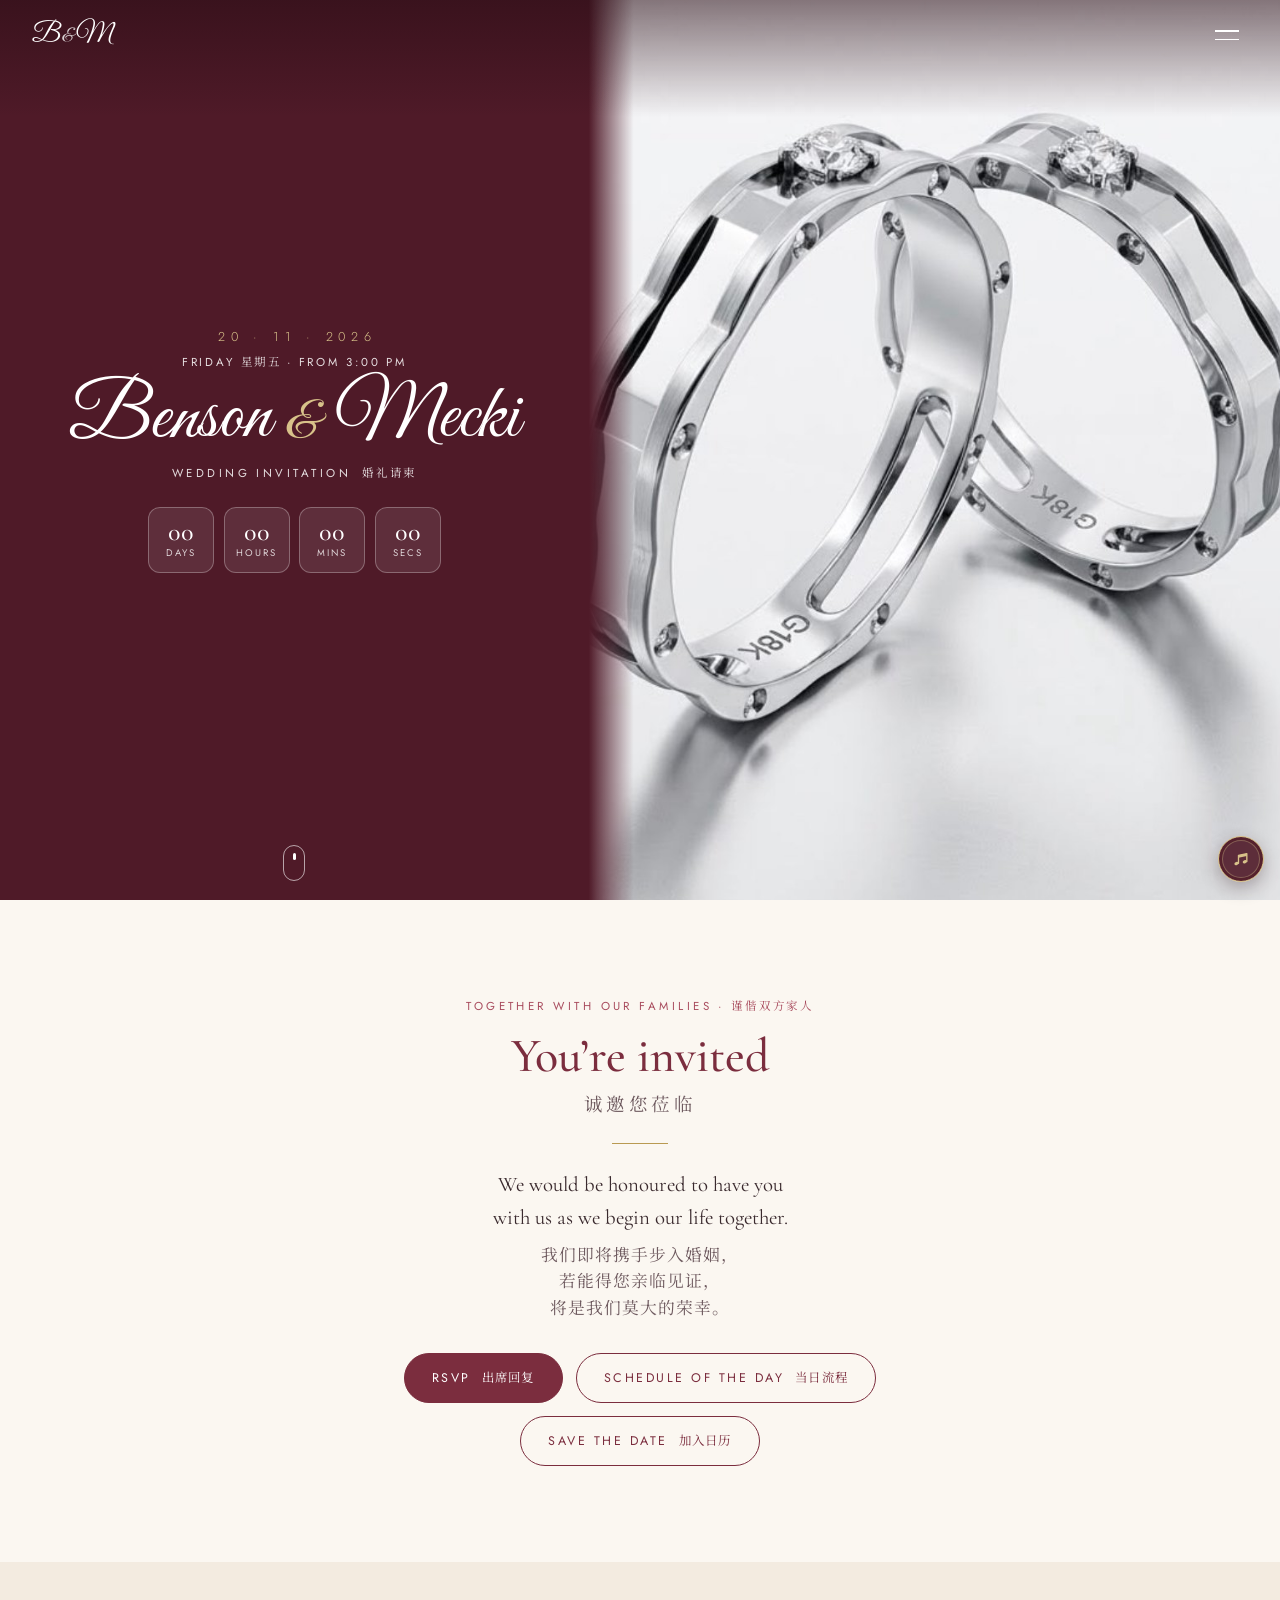
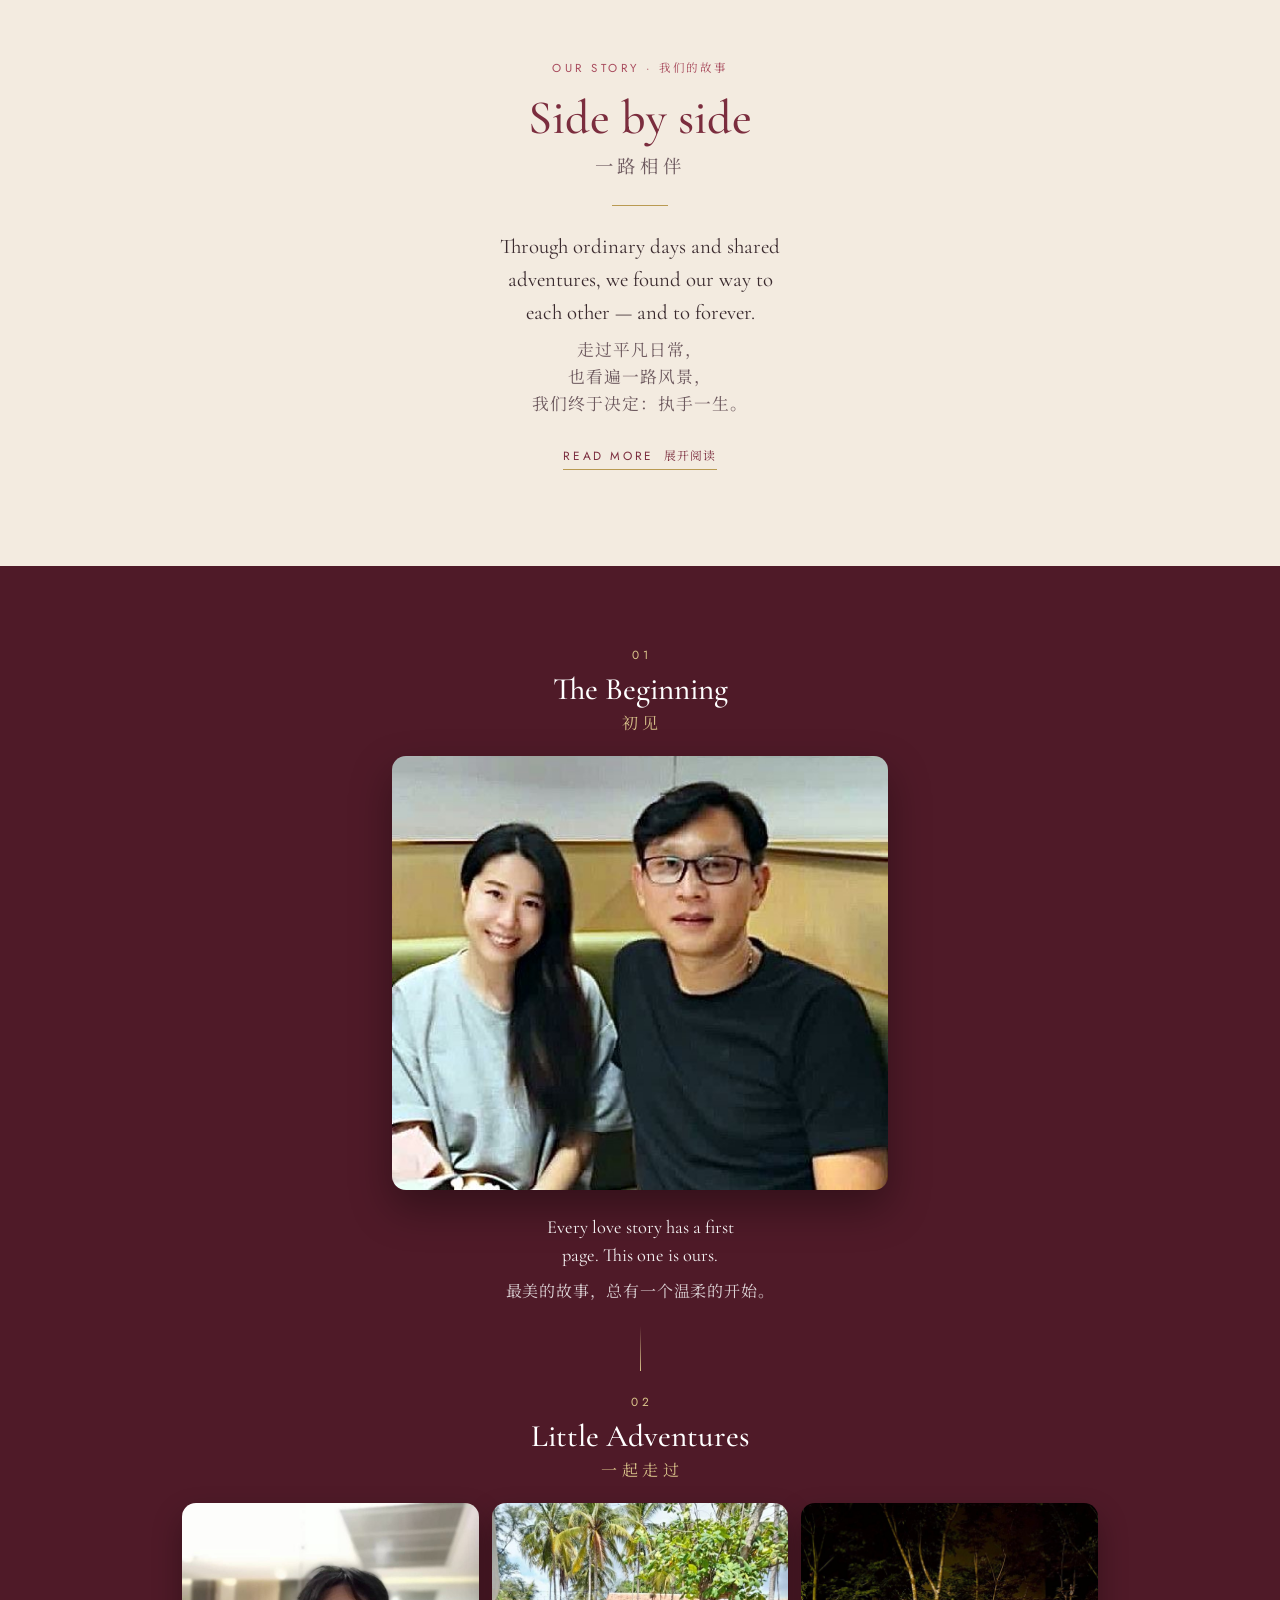
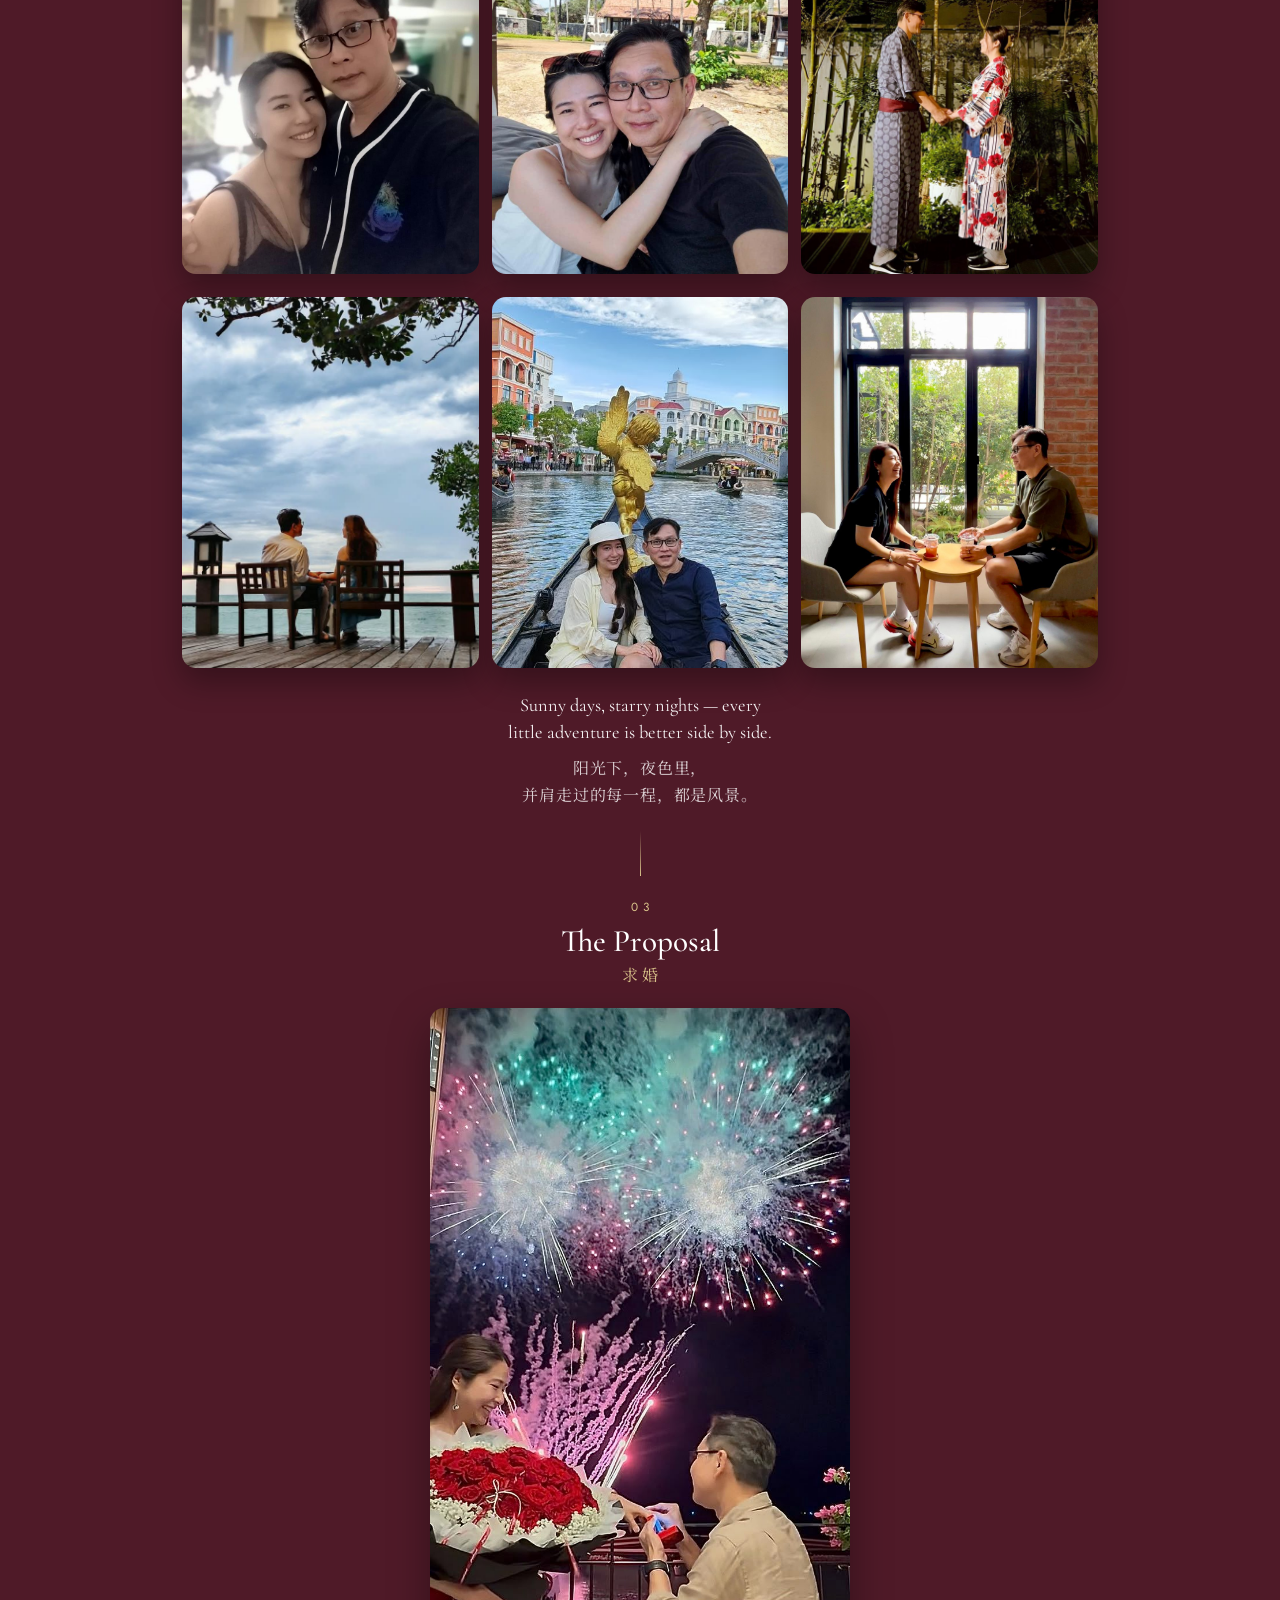
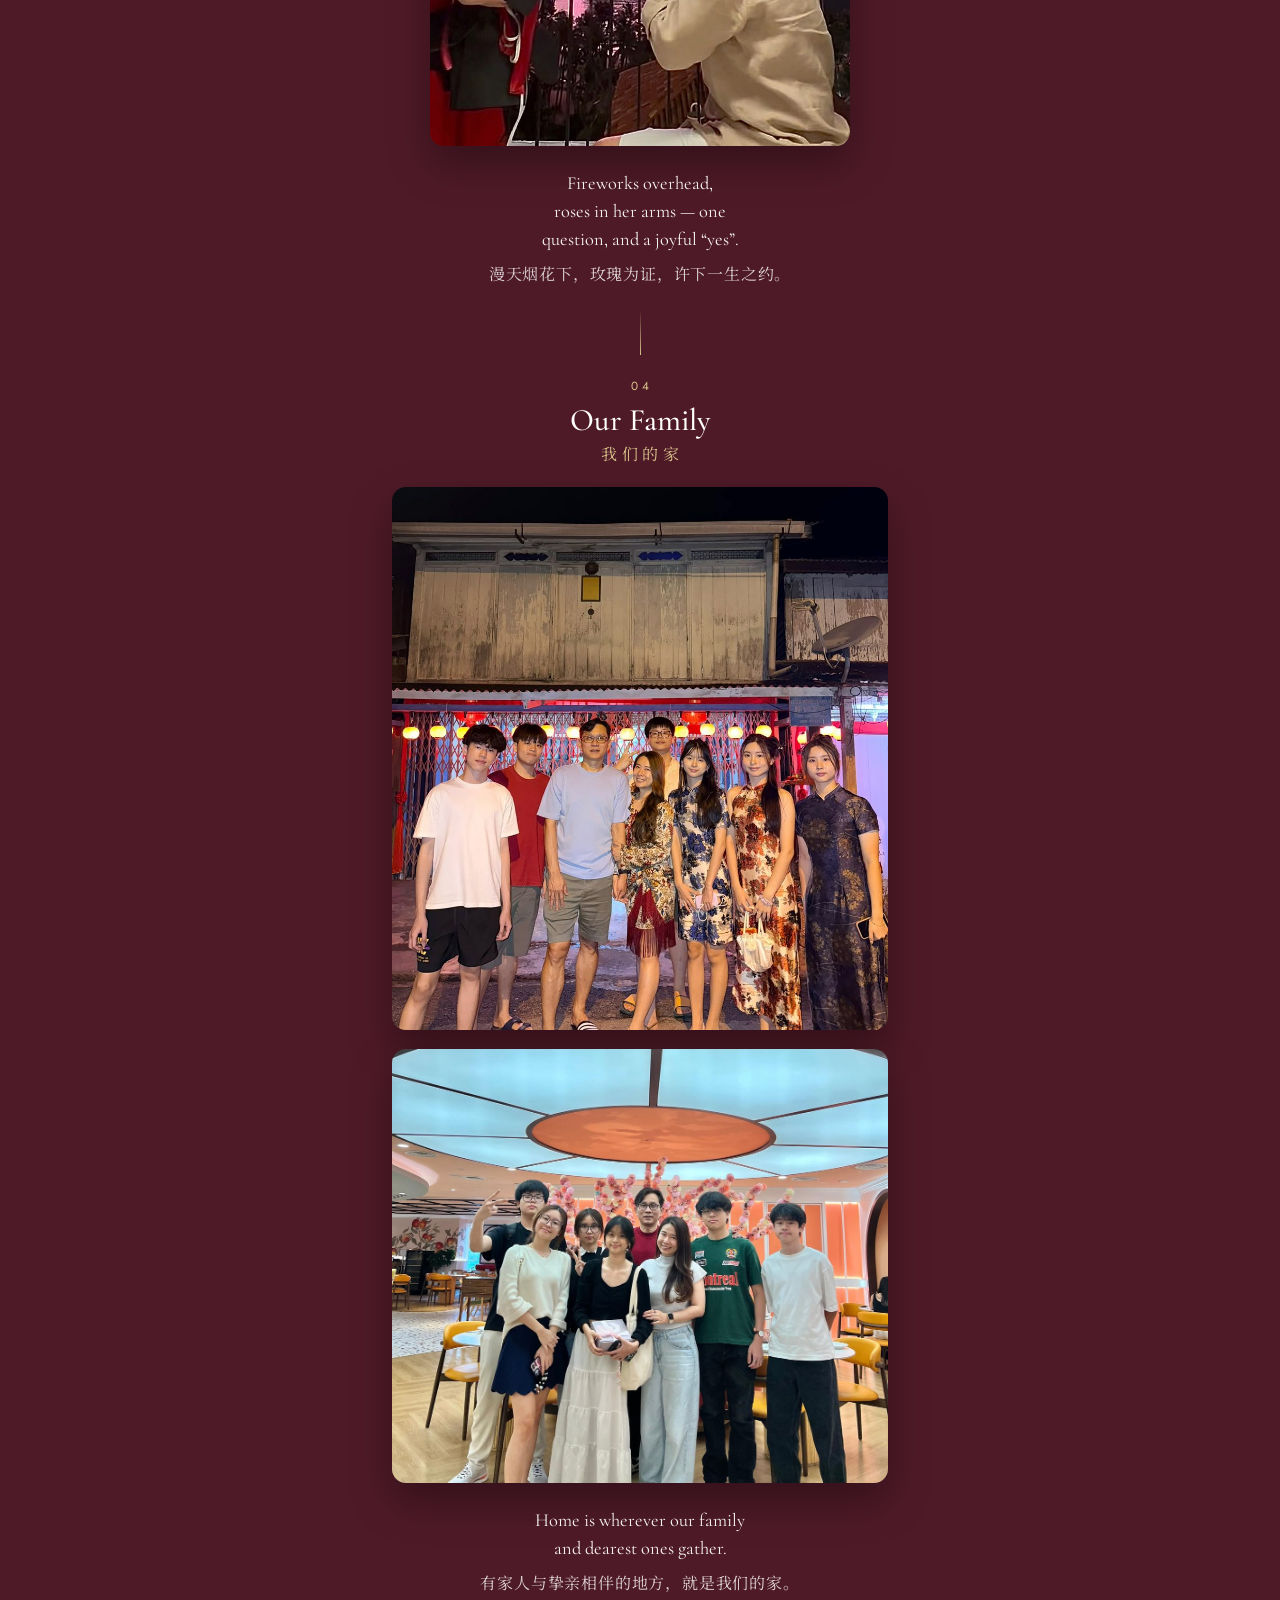
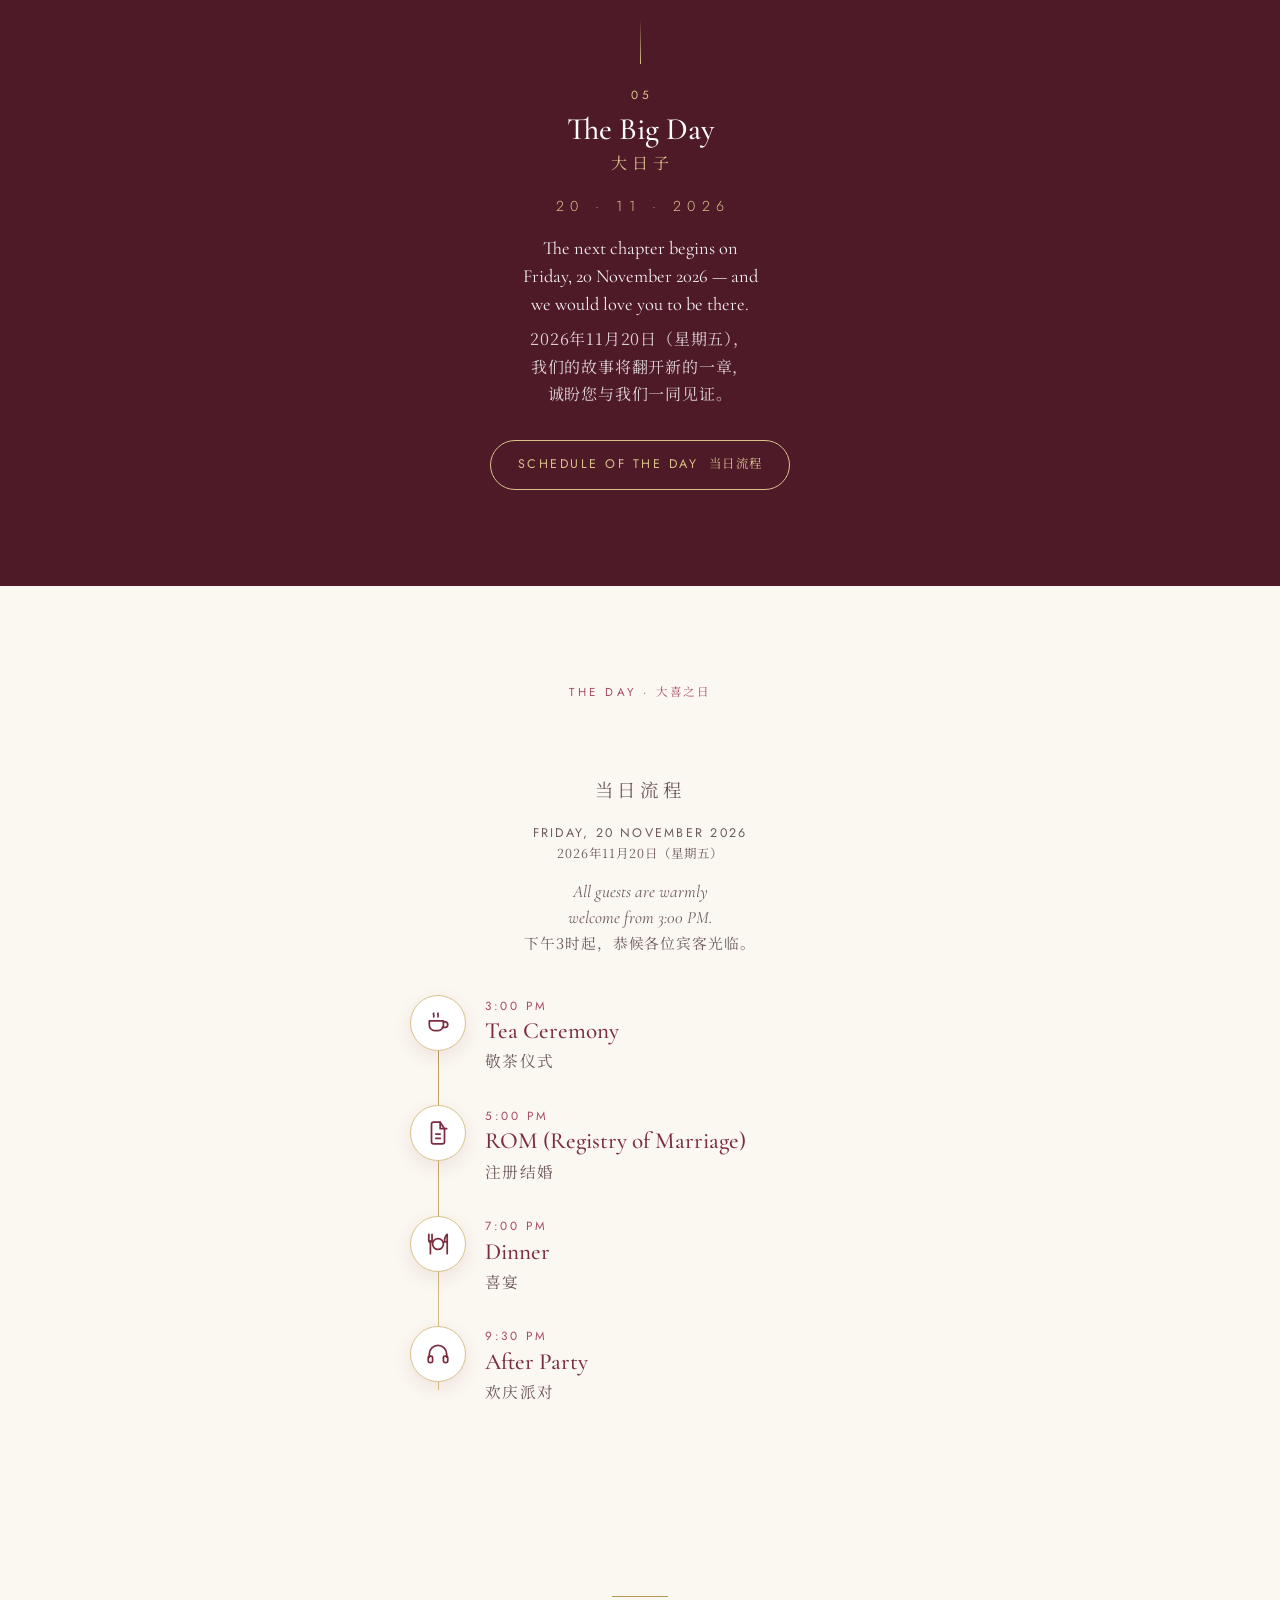
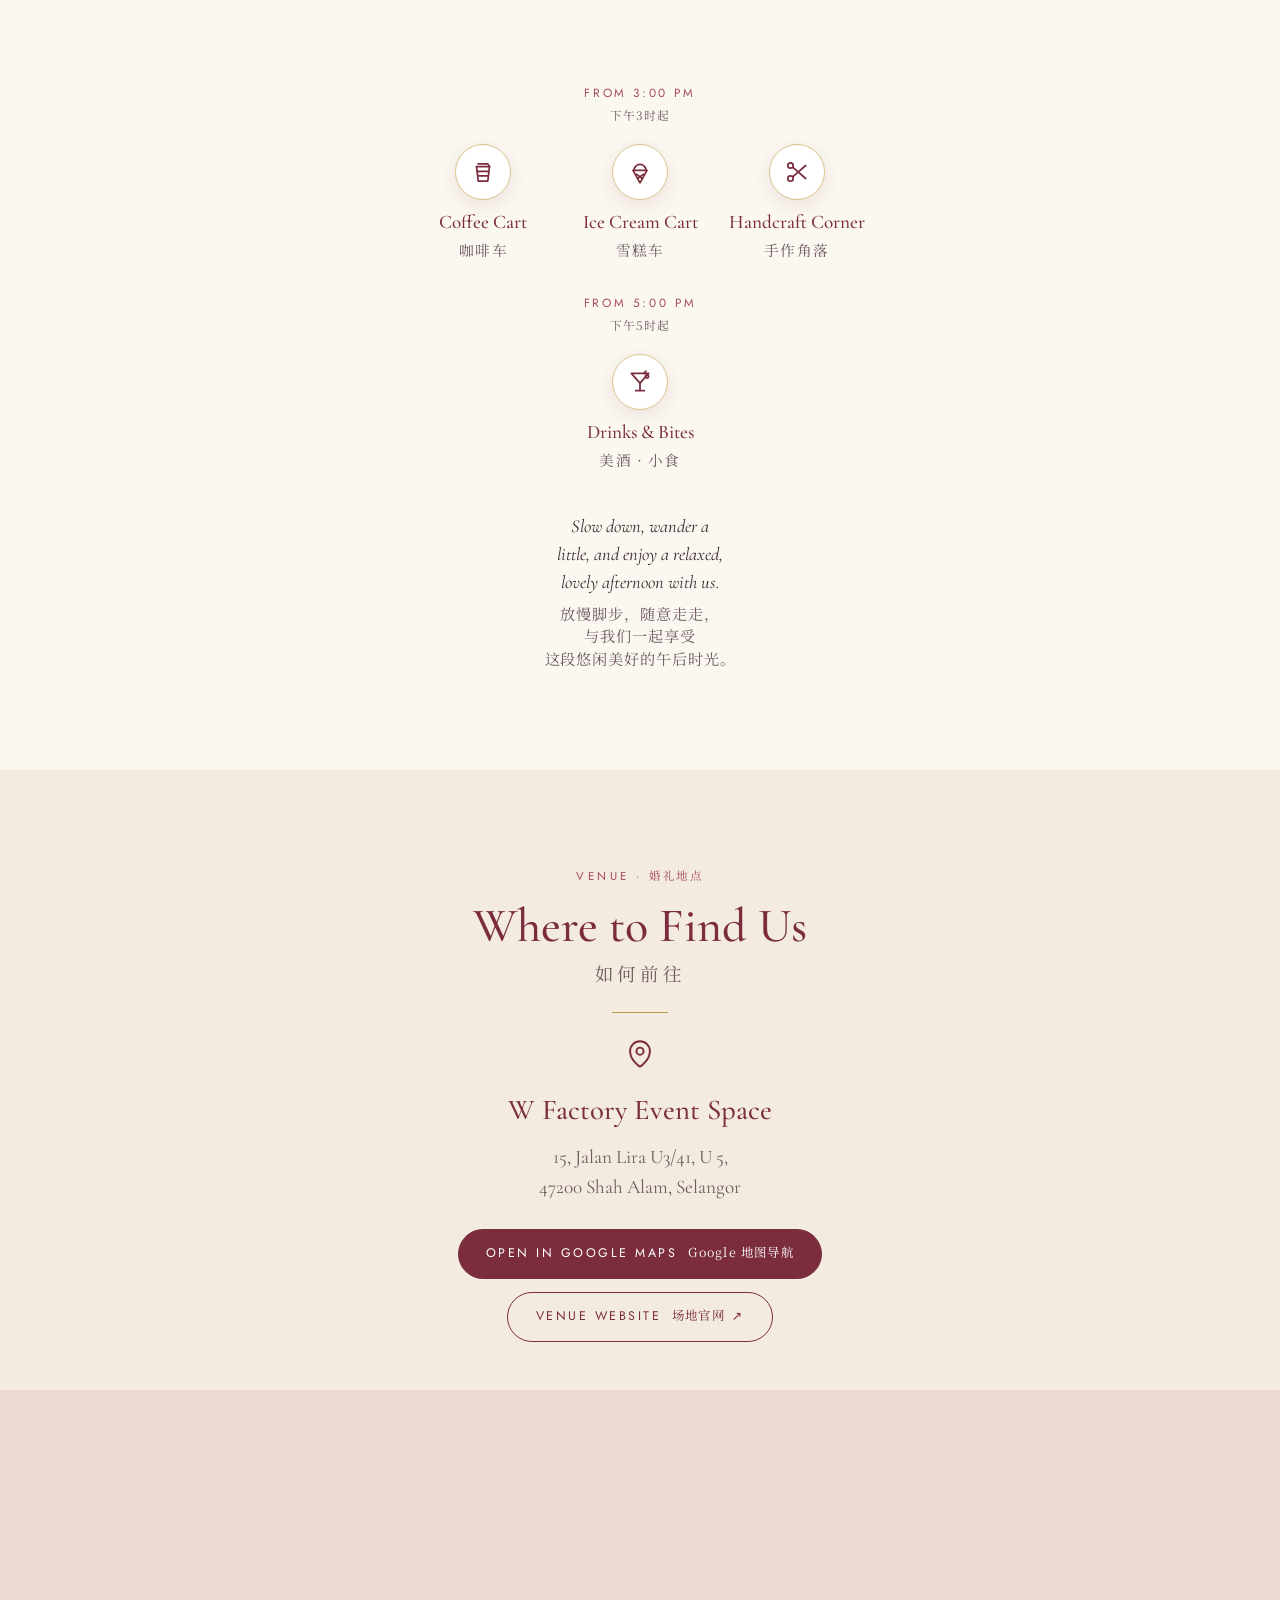
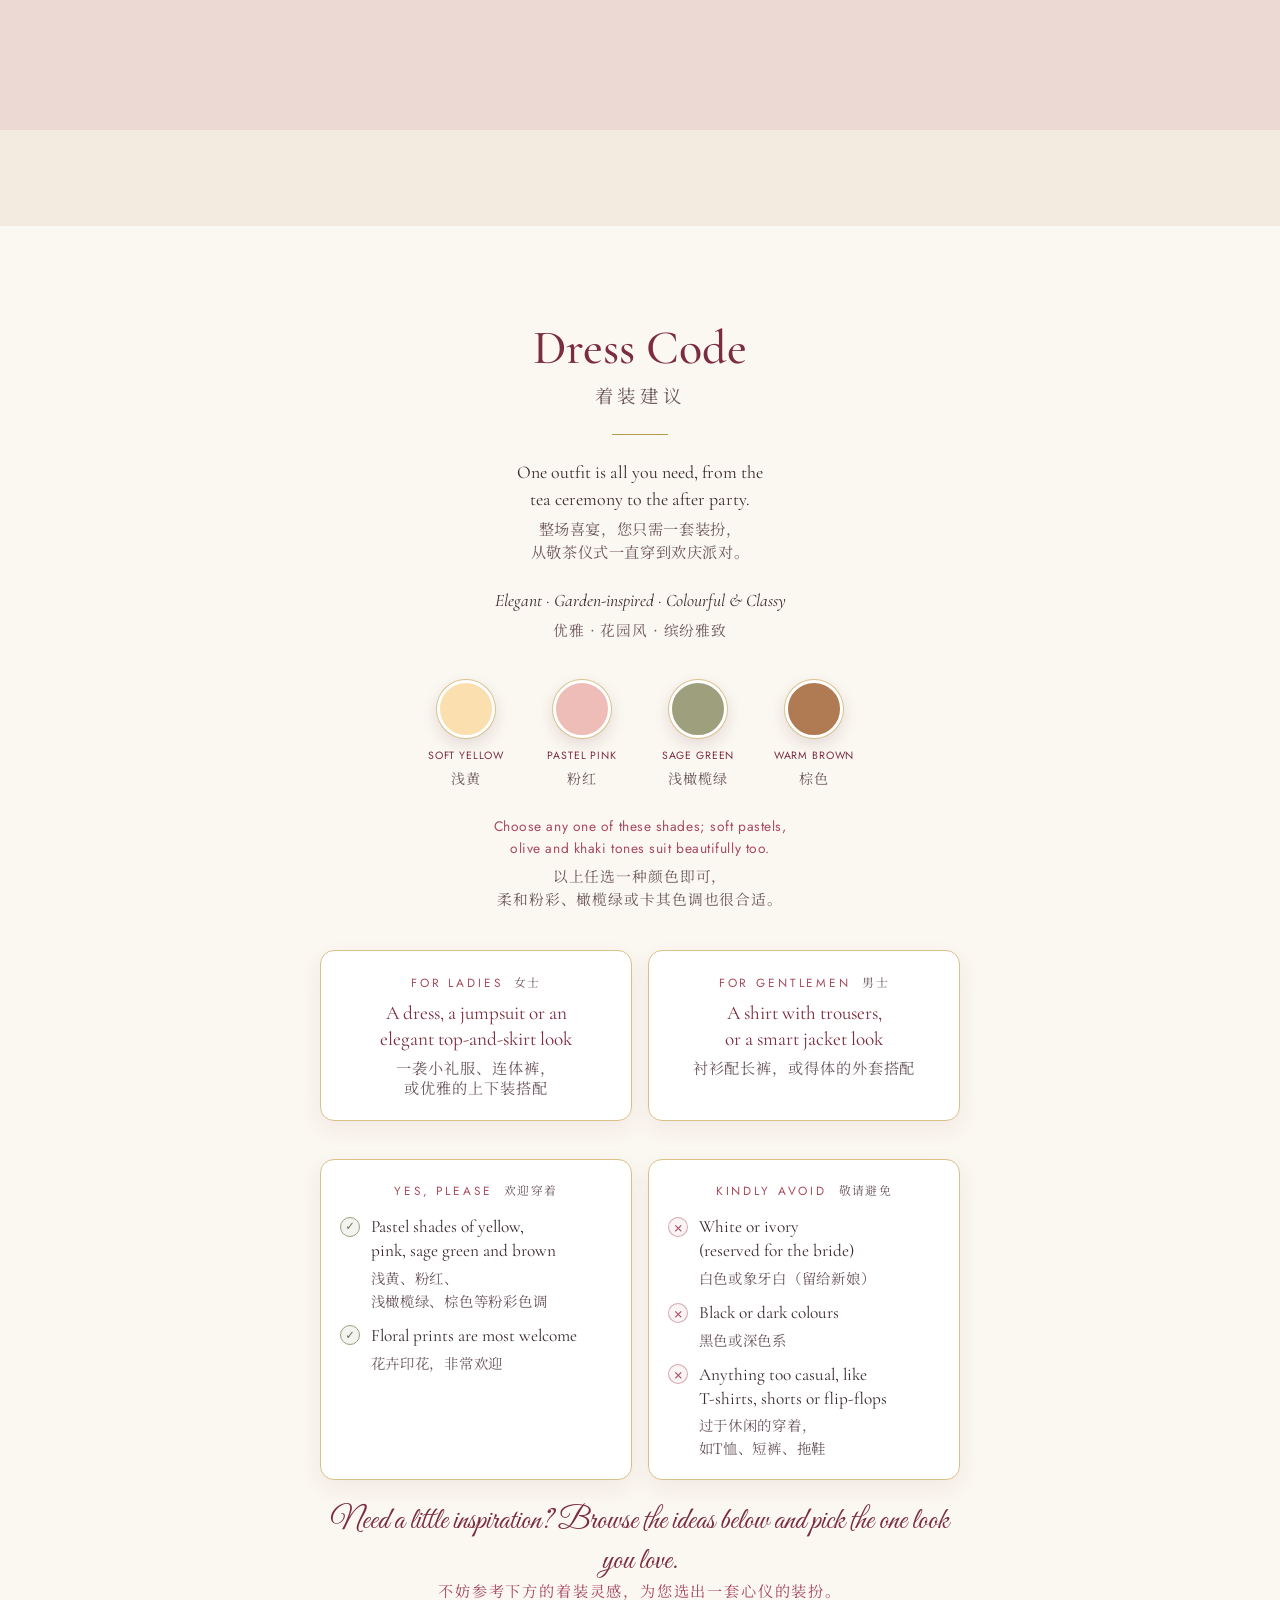
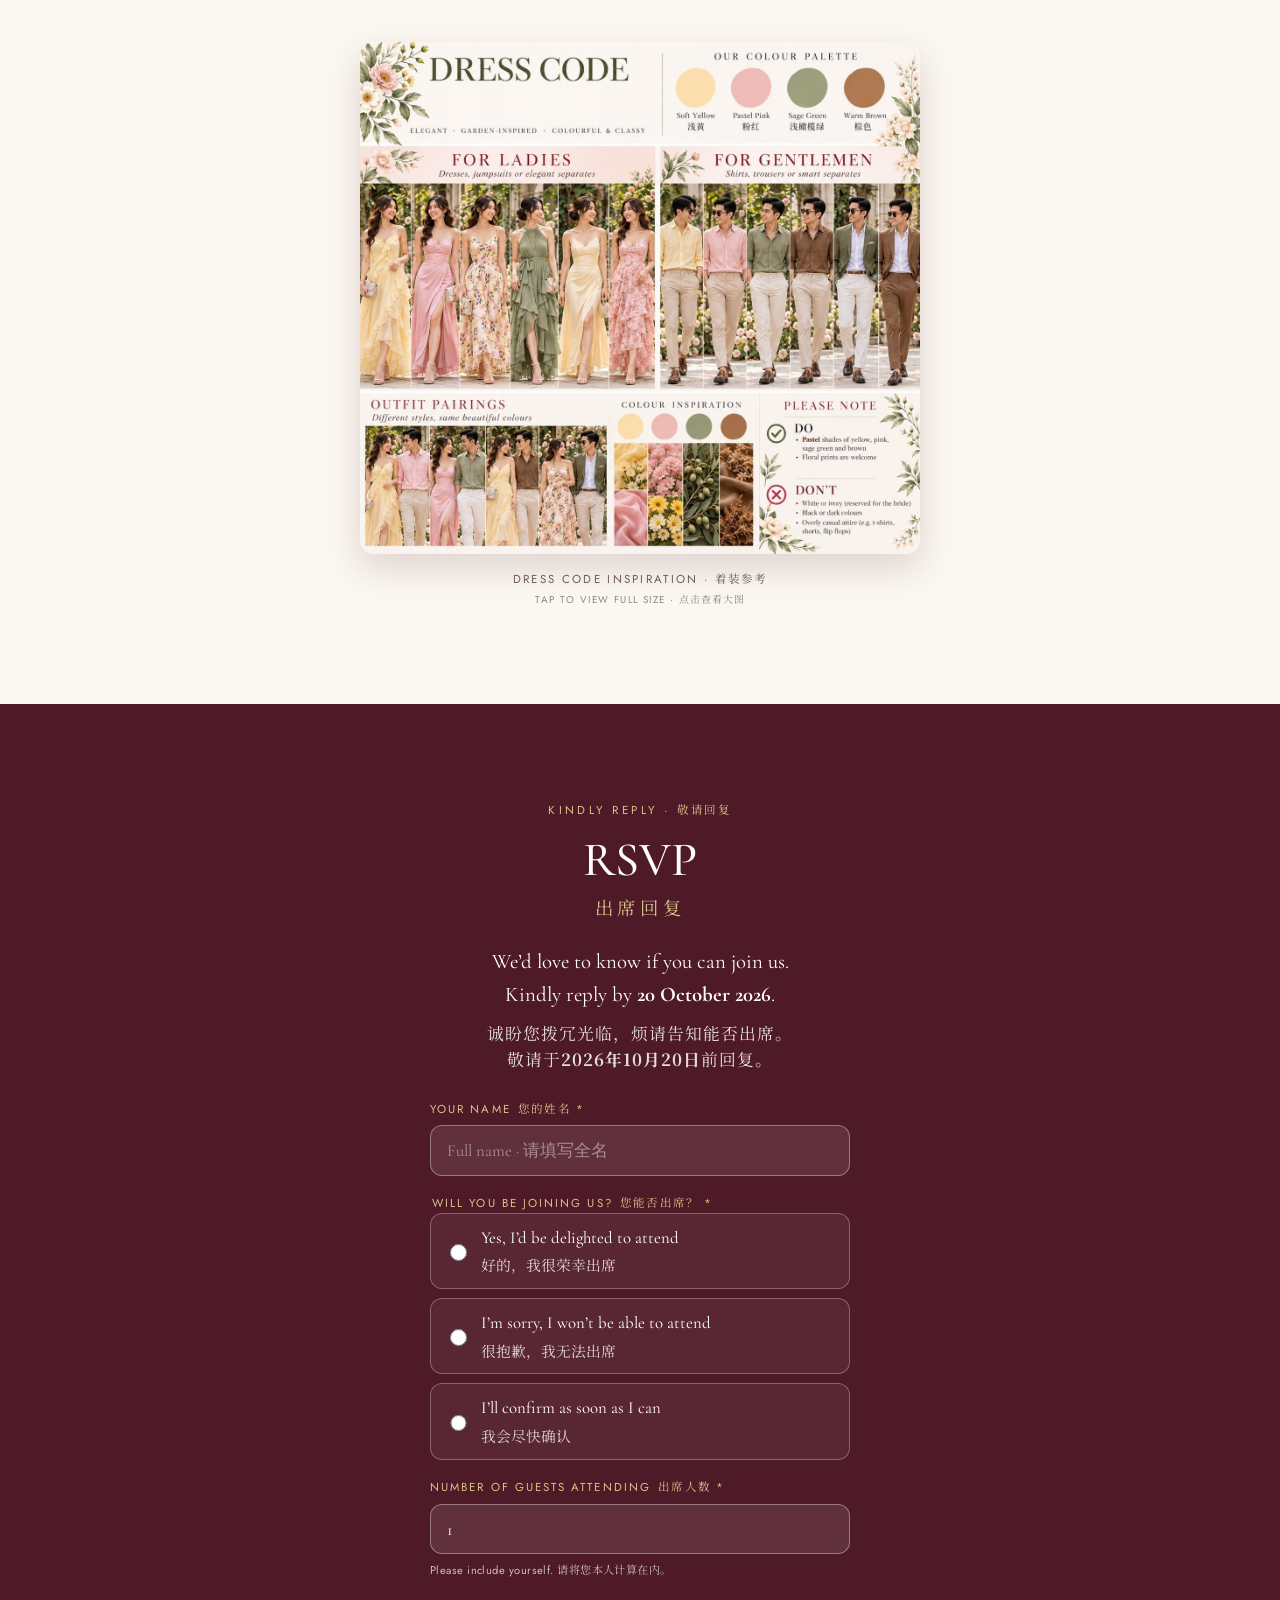
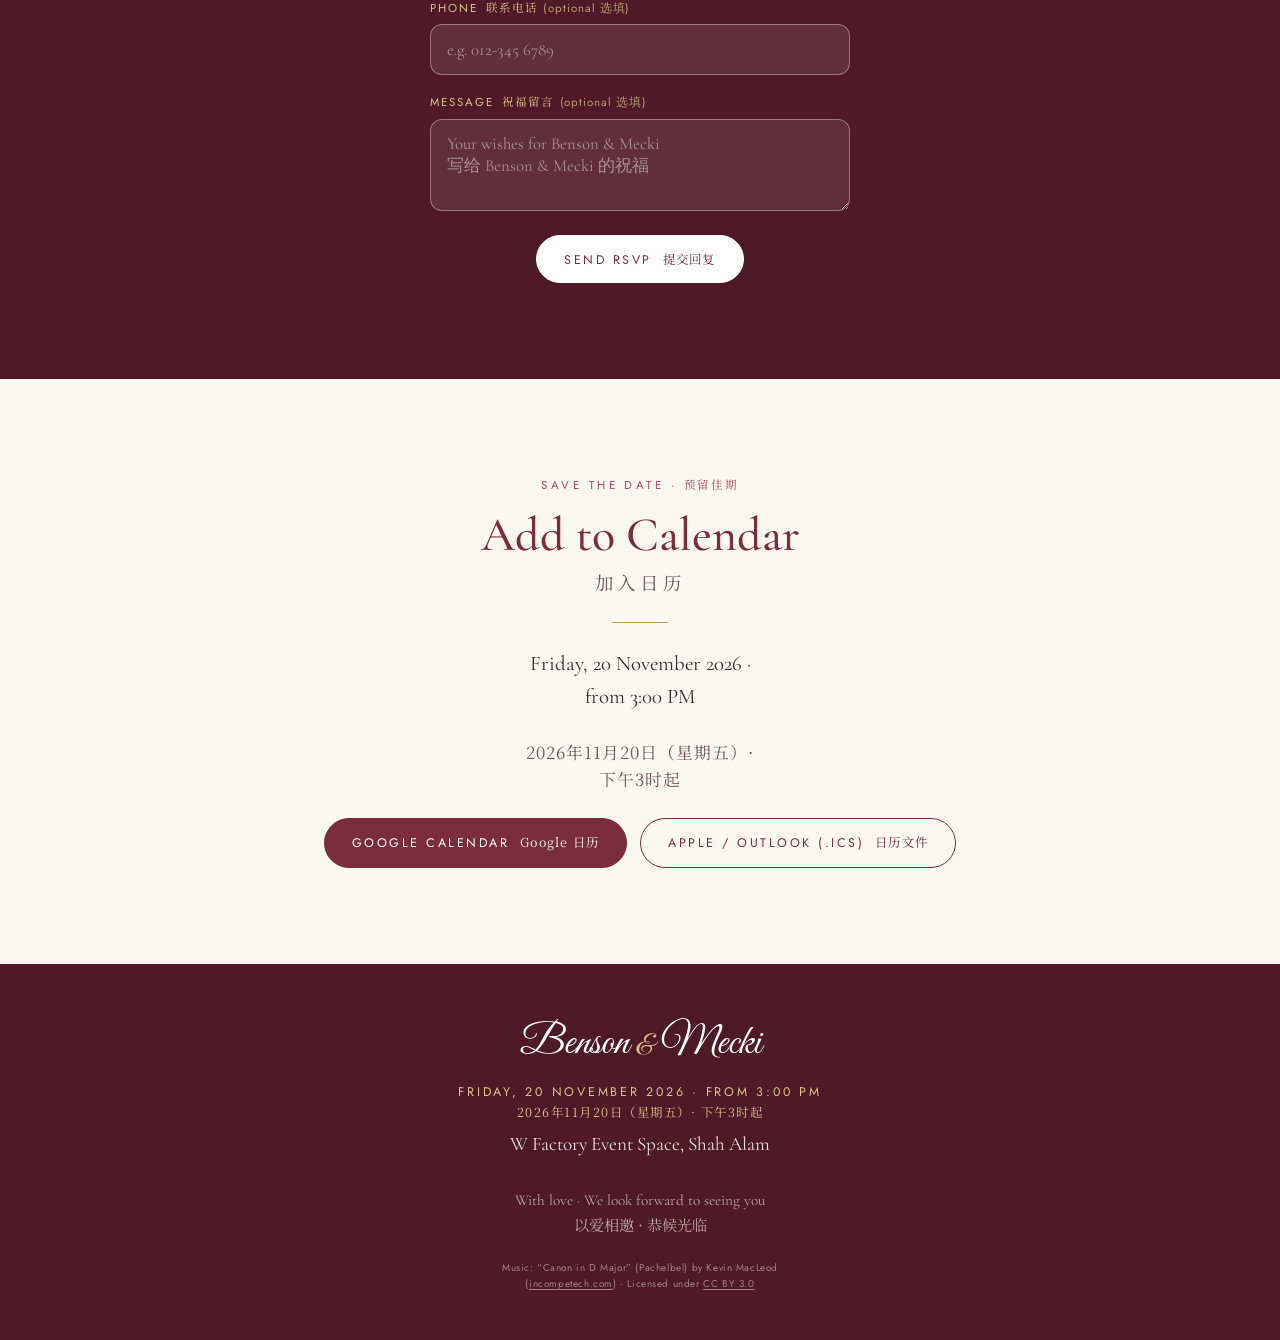
<file: index.html>
<!DOCTYPE html>
<html lang="en">
<head>
  <meta charset="UTF-8" />
  <meta name="viewport" content="width=device-width, initial-scale=1.0, viewport-fit=cover" />
  <title>Benson &amp; Mecki · Wedding Invitation 婚礼请柬 · 20.11.2026</title>
  <meta name="description" content="You’re invited to the wedding of Benson &amp; Mecki on Friday, 20 November 2026, from 3:00 PM at W Factory Event Space, Shah Alam. Kindly RSVP by 20 October 2026." />
  <meta property="og:title" content="Benson &amp; Mecki · Wedding Invitation · 婚礼请柬" />
  <meta property="og:description" content="Friday, 20 November 2026, from 3:00 PM · W Factory Event Space, Shah Alam. We would love to celebrate with you. 2026年11月20日（星期五）下午3时起，莎阿南 W Factory Event Space，诚邀您共证良缘。" />
  <meta property="og:type" content="website" />
  <meta property="og:image" content="https://www.sensify.my/invite/assets/photos/hero-rings.jpg" />
  <meta property="og:url" content="https://www.sensify.my/invite/" />
  <meta name="twitter:card" content="summary_large_image" />
  <meta name="theme-color" content="#5C1F2E" />

  <link rel="preconnect" href="https://fonts.googleapis.com" />
  <link rel="preconnect" href="https://fonts.gstatic.com" crossorigin />
  <link href="https://fonts.googleapis.com/css2?family=Cormorant+Garamond:ital,wght@0,400;0,500;0,600;1,400;1,500&family=Great+Vibes&family=Jost:wght@300;400;500&family=Noto+Serif+SC:wght@400;500&display=swap" rel="stylesheet" />
  <link rel="icon" href="data:," />
  <link rel="stylesheet" href="styles.css" />
  <script>document.documentElement.className += " js";</script>
</head>
<body>

  <!-- Top bar + menu -->
  <header class="topbar" id="topbar">
    <a class="topbar__mark" href="#top" aria-label="Back to top">B<span>&amp;</span>M</a>
    <button class="topbar__menu" id="menuBtn" type="button" aria-expanded="false" aria-controls="menu" aria-label="Open menu">
      <span></span><span></span>
    </button>
  </header>
  <nav class="menu" id="menu" hidden aria-label="Sections">
    <a href="#story">Our Story <em>我们的故事</em></a>
    <a href="#timeline">Schedule of the Day <em>当日流程</em></a>
    <a href="#location">Venue <em>婚礼地点</em></a>
    <a href="#dresscode">Dress Code <em>着装建议</em></a>
    <a href="#rsvp">RSVP <em>出席回复</em></a>
    <a href="#calendar">Save the Date <em>加入日历</em></a>
  </nav>

  <main id="top">

    <!-- 1. HERO -->
    <header class="hero" id="hero">
      <div class="hero__photo" id="heroPhoto" role="img" aria-label="Two white-gold wedding rings, each set with a small diamond"></div>
      <div class="hero__shade" aria-hidden="true"></div>
      <div class="hero__text">
        <p class="hero__date">20 · 11 · 2026</p>
        <p class="hero__day">Friday <span lang="zh-Hans">星期五</span> · from&nbsp;3:00&nbsp;PM</p>
        <h1 class="hero__names">Benson <span>&amp;</span> Mecki</h1>
        <p class="hero__sub">Wedding Invitation <span lang="zh-Hans">婚礼请柬</span></p>

        <div class="countdown" id="countdown" role="timer" aria-label="Countdown to the wedding day">
          <div class="countdown__unit"><span class="countdown__num" data-unit="days">--</span><span class="countdown__label">Days</span></div>
          <div class="countdown__unit"><span class="countdown__num" data-unit="hours">--</span><span class="countdown__label">Hours</span></div>
          <div class="countdown__unit"><span class="countdown__num" data-unit="mins">--</span><span class="countdown__label">Mins</span></div>
          <div class="countdown__unit"><span class="countdown__num" data-unit="secs">--</span><span class="countdown__label">Secs</span></div>
        </div>
      </div>
      <a class="hero__scroll" href="#intro" aria-label="Scroll down"><span></span></a>
    </header>

    <!-- 2. INTRO -->
    <section class="section intro" id="intro">
      <div class="section__inner reveal">
        <p class="eyebrow">Together with our families · <span lang="zh-Hans">谨偕双方家人</span></p>
        <h2 class="title">You&rsquo;re invited</h2>
        <p class="title-cn" lang="zh-Hans">诚邀您莅临</p>
        <span class="rule" aria-hidden="true"></span>
        <p class="lead">We would be honoured to have you with us as we begin our life together.</p>
        <p class="lead lead--cn" lang="zh-Hans">我们即将携手步入婚姻，若能得您亲临见证，将是我们莫大的荣幸。</p>
        <div class="intro__cta">
          <a class="btn btn--solid" href="#rsvp">RSVP <span lang="zh-Hans">出席回复</span></a>
          <a class="btn btn--line" href="#timeline">Schedule of the Day <span lang="zh-Hans">当日流程</span></a>
          <a class="btn btn--line" href="#calendar">Save the Date <span lang="zh-Hans">加入日历</span></a>
        </div>
      </div>
    </section>

    <!-- 3. OUR STORY -->
    <section class="section story" id="story">
      <div class="section__inner reveal">
        <p class="eyebrow">Our Story · <span lang="zh-Hans">我们的故事</span></p>
        <h2 class="title">Side by side</h2>
        <p class="title-cn" lang="zh-Hans">一路相伴</p>
        <span class="rule" aria-hidden="true"></span>
        <p class="lead">Through ordinary days and shared adventures, we found our way to each other — and to forever.</p>
        <p class="lead lead--cn" lang="zh-Hans">走过平凡日常，也看遍一路风景，我们终于决定：执手一生。</p>
        <details class="more">
          <summary><span class="more__open">Read more <i lang="zh-Hans">展开阅读</i></span><span class="more__close">Show less <i lang="zh-Hans">收起</i></span></summary>
          <div class="more__body">
            <p>Love found us in the simple moments: quiet evenings, long walks, and laughter shared along the way. Then the sky lit up with fireworks, and a question became a promise. Today, that promise brings us here. Thank you for walking this story with us.</p>
            <p lang="zh-Hans">爱，藏在最平凡的时光里：安静的夜晚，长长的散步，一路相伴的笑声。直到烟花照亮夜空，一句求婚化作一生的承诺。今天，这份承诺带我们来到这里。感谢您，与我们一同走过这段故事。</p>
          </div>
        </details>
      </div>
    </section>

    <!-- 4. OUR LOVE STORY — five chapters -->
    <section class="chapters" id="chapters" aria-label="Our love story 我们的爱情故事">

      <article class="chapter">
        <header class="chapter__head reveal">
          <p class="chapter__no">01</p>
          <h3>The Beginning <span lang="zh-Hans">初见</span></h3>
        </header>
        <figure class="chapter__img reveal"><img src="assets/photos/story-01-beginning.jpg" alt="Benson and Mecki smiling side by side at a table" loading="lazy" decoding="async" width="520" height="455" /></figure>
        <div class="chapter__text reveal">
          <p>Every love story has a first page. This one is ours.</p>
          <p lang="zh-Hans"><span class="ph">最美的故事，</span><wbr /><span class="ph">总有一个温柔的开始。</span></p>
        </div>
      </article>

      <article class="chapter chapter--wide">
        <header class="chapter__head reveal">
          <p class="chapter__no">02</p>
          <h3>Little Adventures <span lang="zh-Hans">一起走过</span></h3>
        </header>
        <div class="chapter__gallery reveal">
          <div class="carousel" data-carousel tabindex="0" aria-label="Little Adventures: six photos. Swipe to see more. 左右滑动查看更多">
            <figure class="carousel__slide"><img src="assets/photos/story-02-adventures-1.jpg" alt="Benson and Mecki in an evening selfie, cheek to cheek" loading="lazy" decoding="async" width="810" height="1012" /></figure>
            <figure class="carousel__slide"><img src="assets/photos/story-02-adventures-2.jpg" alt="Benson and Mecki in a sunny selfie under palm trees" loading="lazy" decoding="async" width="809" height="1011" /></figure>
            <figure class="carousel__slide"><img src="assets/photos/story-02-adventures-3.jpg" alt="Benson and Mecki holding hands in a garden in the evening" loading="lazy" decoding="async" width="1200" height="1500" /></figure>
            <figure class="carousel__slide"><img src="assets/photos/story-02-adventures-4.jpg" alt="Benson and Mecki holding hands on wooden chairs on a seaside deck at dusk" loading="lazy" decoding="async" width="624" height="780" /></figure>
            <figure class="carousel__slide"><img src="assets/photos/story-02-adventures-5.jpg" alt="Benson and Mecki smiling together in a gondola on a canal" loading="lazy" decoding="async" width="456" height="570" /></figure>
            <figure class="carousel__slide"><img src="assets/photos/story-02-adventures-6.jpg" alt="Benson and Mecki laughing over iced drinks at a small café table by a large window" loading="lazy" decoding="async" width="960" height="1200" /></figure>
          </div>
          <div class="carousel__dots" aria-hidden="true"></div>
        </div>
        <div class="chapter__text reveal">
          <p>Sunny days, starry nights&nbsp;&mdash; every little adventure is better side by side.</p>
          <p lang="zh-Hans"><span class="ph">阳光下，</span><wbr /><span class="ph">夜色里，</span><wbr /><span class="ph">并肩走过的每一程，</span><wbr /><span class="ph">都是风景。</span></p>
        </div>
      </article>

      <article class="chapter">
        <header class="chapter__head reveal">
          <p class="chapter__no">03</p>
          <h3>The Proposal <span lang="zh-Hans">求婚</span></h3>
        </header>
        <figure class="chapter__img chapter__img--tall reveal"><img src="assets/photos/story-03-proposal.jpg" alt="Benson on one knee with a ring as Mecki holds a bouquet of red roses beneath fireworks" loading="lazy" decoding="async" width="728" height="1280" /></figure>
        <div class="chapter__text reveal">
          <p>Fireworks overhead, roses in her arms&nbsp;&mdash; one question, and a joyful &ldquo;yes&rdquo;.</p>
          <p lang="zh-Hans"><span class="ph">漫天烟花下，</span><wbr /><span class="ph">玫瑰为证，</span><wbr /><span class="ph">许下一生之约。</span></p>
        </div>
      </article>

      <article class="chapter">
        <header class="chapter__head reveal">
          <p class="chapter__no">04</p>
          <h3>Our Family <span lang="zh-Hans">我们的家</span></h3>
        </header>
        <figure class="chapter__img reveal"><img src="assets/photos/story-04-family.jpg" alt="Benson and Mecki with their family on an evening out" loading="lazy" decoding="async" width="960" height="1050" /></figure>
        <figure class="chapter__img chapter__img--more reveal"><img src="assets/photos/story-04-family-2.jpg" alt="The couple standing together with young family members in a restaurant, smiling for a group photo" loading="lazy" decoding="async" width="1100" height="963" /></figure>
        <div class="chapter__text reveal">
          <p>Home is wherever our family and dearest ones gather.</p>
          <p lang="zh-Hans"><span class="ph">有家人与挚亲相伴的地方，</span><wbr /><span class="ph">就是我们的家。</span></p>
        </div>
      </article>

      <article class="chapter chapter--finale">
        <header class="chapter__head reveal">
          <p class="chapter__no">05</p>
          <h3>The Big Day <span lang="zh-Hans">大日子</span></h3>
        </header>
        <div class="chapter__text reveal">
          <p class="chapter__date">20 &middot; 11 &middot; 2026</p>
          <p>The next chapter begins on Friday, 20&nbsp;November 2026&nbsp;&mdash; and we would love you to be there.</p>
          <p class="chapter__verse" lang="zh-Hans"><span class="ph">2026年11月20日（星期五），</span><span class="ph">我们的故事将翻开新的一章，</span><span class="ph">诚盼您与我们一同见证。</span></p>
          <a class="btn btn--gold" href="#timeline">Schedule of the Day <span lang="zh-Hans">当日流程</span></a>
        </div>
      </article>
    </section>

    <!-- 7. TIMELINE -->
    <section class="section timeline-section" id="timeline">
      <div class="section__inner">
        <p class="eyebrow reveal">The Day · <span lang="zh-Hans">大喜之日</span></p>
        <h2 class="title reveal">Schedule of the Day</h2>
        <p class="title-cn reveal" lang="zh-Hans">当日流程</p>
        <p class="tl__date reveal">Friday, 20 November 2026<br /><span lang="zh-Hans">2026年11月20日（星期五）</span></p>
        <p class="tl__welcome reveal">All guests are warmly welcome from 3:00&nbsp;PM.<br /><span lang="zh-Hans">下午3时起，恭候各位宾客光临。</span></p>

        <ol class="tl">
          <li class="tl__item reveal">
            <span class="tl__icon" aria-hidden="true"><svg viewBox="0 0 24 24" width="26" height="26" fill="none" stroke="currentColor" stroke-width="1.6" stroke-linecap="round" stroke-linejoin="round"><path d="M4 10h13v4a5 5 0 0 1-5 5H9a5 5 0 0 1-5-5z"/><path d="M17 11h1.5a2.5 2.5 0 0 1 0 5H16"/><path d="M8 3c-1 1.2 1 2 0 3.2M12 3c-1 1.2 1 2 0 3.2"/></svg></span>
            <div class="tl__body">
              <p class="tl__time">3:00 PM</p>
              <h3 class="tl__title">Tea Ceremony</h3>
              <p class="tl__cn" lang="zh-Hans">敬茶仪式</p>
            </div>
          </li>
          <li class="tl__item reveal">
            <span class="tl__icon" aria-hidden="true"><svg viewBox="0 0 24 24" width="26" height="26" fill="none" stroke="currentColor" stroke-width="1.6" stroke-linecap="round" stroke-linejoin="round"><path d="M14 2H8a2 2 0 0 0-2 2v16a2 2 0 0 0 2 2h8a2 2 0 0 0 2-2V8z"/><path d="M14 2v6h6"/><path d="M10 13h4M10 17h4"/></svg></span>
            <div class="tl__body">
              <p class="tl__time">5:00 PM</p>
              <h3 class="tl__title">ROM (Registry of Marriage)</h3>
              <p class="tl__cn" lang="zh-Hans">注册结婚</p>
            </div>
          </li>
          <li class="tl__item reveal">
            <span class="tl__icon" aria-hidden="true"><svg viewBox="0 0 24 24" width="26" height="26" fill="none" stroke="currentColor" stroke-width="1.6" stroke-linecap="round" stroke-linejoin="round"><circle cx="12" cy="12" r="5"/><path d="M3.5 3v6a1.5 1.5 0 0 0 3 0V3M5 9v12M20.5 21V3c-2 1.5-2.5 4-2.5 7h2.5"/></svg></span>
            <div class="tl__body">
              <p class="tl__time">7:00 PM</p>
              <h3 class="tl__title">Dinner</h3>
              <p class="tl__cn" lang="zh-Hans">喜宴</p>
            </div>
          </li>
          <li class="tl__item reveal">
            <span class="tl__icon" aria-hidden="true"><svg viewBox="0 0 24 24" width="26" height="26" fill="none" stroke="currentColor" stroke-width="1.6" stroke-linecap="round" stroke-linejoin="round"><path d="M4 15v-3a8 8 0 0 1 16 0v3"/><rect x="3" y="14" width="4" height="6" rx="1.5"/><rect x="17" y="14" width="4" height="6" rx="1.5"/></svg></span>
            <div class="tl__body">
              <p class="tl__time">9:30 PM</p>
              <h3 class="tl__title">After Party</h3>
              <p class="tl__cn" lang="zh-Hans">欢庆派对</p>
            </div>
          </li>
        </ol>
      </div>
    </section>

    <!-- 7b. GUEST TREATS -->
    <section class="section treats" id="treats" aria-labelledby="treatsTitle">
      <div class="section__inner">
        <span class="rule treats__rule reveal" aria-hidden="true"></span>
        <p class="eyebrow reveal" id="treatsTitle">Sip, Create &amp; Enjoy · <span lang="zh-Hans">小酌 · 手作 · 享受相聚</span></p>

        <div class="treats__group reveal">
          <p class="treats__time">From 3:00 PM <span lang="zh-Hans">下午3时起</span></p>
          <ul class="treats__list">
            <li class="treat">
              <span class="tl__icon treat__icon" aria-hidden="true"><svg viewBox="0 0 24 24" width="26" height="26" fill="none" stroke="currentColor" stroke-width="1.6" stroke-linecap="round" stroke-linejoin="round"><path d="M6 7h12"/><path d="M7.5 4.5h9L18 7"/><path d="M6 7l1.6 13.5h8.8L18 7"/><path d="M7.1 11.5h9.8M7.6 15.5h8.8"/></svg></span>
              <h3 class="treat__name">Coffee Cart</h3>
              <p class="treat__cn" lang="zh-Hans">咖啡车</p>
            </li>
            <li class="treat">
              <span class="tl__icon treat__icon" aria-hidden="true"><svg viewBox="0 0 24 24" width="26" height="26" fill="none" stroke="currentColor" stroke-width="1.6" stroke-linecap="round" stroke-linejoin="round"><path d="M6.5 10.5a5.5 5.5 0 1 1 11 0"/><path d="M5.5 10.5h13L12 22z"/><path d="M8.6 14l5.6 4M15.4 14l-5.6 4"/></svg></span>
              <h3 class="treat__name">Ice Cream Cart</h3>
              <p class="treat__cn" lang="zh-Hans">雪糕车</p>
            </li>
            <li class="treat">
              <span class="tl__icon treat__icon" aria-hidden="true"><svg viewBox="0 0 24 24" width="26" height="26" fill="none" stroke="currentColor" stroke-width="1.6" stroke-linecap="round" stroke-linejoin="round"><circle cx="6" cy="6" r="2.5"/><circle cx="6" cy="18" r="2.5"/><path d="M8 7.5L20 18M8 16.5L20 6"/></svg></span>
              <h3 class="treat__name">Handcraft Corner</h3>
              <p class="treat__cn" lang="zh-Hans">手作角落</p>
            </li>
          </ul>
        </div>

        <div class="treats__group reveal">
          <p class="treats__time">From 5:00 PM <span lang="zh-Hans">下午5时起</span></p>
          <ul class="treats__list treats__list--one">
            <li class="treat">
              <span class="tl__icon treat__icon" aria-hidden="true"><svg viewBox="0 0 24 24" width="26" height="26" fill="none" stroke="currentColor" stroke-width="1.6" stroke-linecap="round" stroke-linejoin="round"><path d="M4 4h16l-8 9z"/><path d="M12 13v7M8 20h8"/><path d="M15.5 4l2-2"/><circle cx="18.5" cy="7" r="1.5"/></svg></span>
              <h3 class="treat__name">Drinks &amp; Bites</h3>
              <p class="treat__cn" lang="zh-Hans">美酒 · 小食</p>
            </li>
          </ul>
        </div>

        <p class="treats__note reveal">Slow down, wander a little, and enjoy a relaxed, lovely afternoon with us.<br /><span lang="zh-Hans"><span class="ph">放慢脚步，</span><wbr /><span class="ph">随意走走，</span><wbr /><span class="ph">与我们一起享受</span><wbr /><span class="ph">这段悠闲美好的午后时光。</span></span></p>
      </div>
    </section>

    <!-- 8. LOCATION -->
    <section class="section location" id="location">
      <div class="section__inner reveal">
        <p class="eyebrow">Venue · <span lang="zh-Hans">婚礼地点</span></p>
        <h2 class="title">Where to Find Us</h2>
        <p class="title-cn" lang="zh-Hans">如何前往</p>
        <span class="rule" aria-hidden="true"></span>
        <div class="location__pin" aria-hidden="true">
          <svg width="34" height="34" viewBox="0 0 24 24" fill="none" stroke="currentColor" stroke-width="1.4"><path d="M12 21s-7-4.5-7-11a7 7 0 1 1 14 0c0 6.5-7 11-7 11z"/><circle cx="12" cy="10" r="2.5"/></svg>
        </div>
        <h3 class="location__name">W Factory Event Space</h3>
        <p class="location__address">15, Jalan Lira U3/41, U 5,<br />47200 Shah Alam, Selangor</p>
        <div class="location__buttons">
          <a class="btn btn--solid" href="https://www.google.com/maps/search/?api=1&amp;query=W+Factory+Event+Space%2C+15+Jalan+Lira+U3%2F41%2C+U5%2C+47200+Shah+Alam%2C+Selangor" target="_blank" rel="noopener noreferrer">Open in Google Maps <span lang="zh-Hans">Google 地图导航</span></a>
          <a class="btn btn--line" href="https://www.wfactoryeventspace.com/wedding" target="_blank" rel="noopener noreferrer">Venue website <span lang="zh-Hans">场地官网</span> ↗</a>
        </div>
      </div>
      <div class="map reveal">
        <iframe title="Map to W Factory Event Space" loading="lazy" referrerpolicy="no-referrer-when-downgrade"
          src="https://maps.google.com/maps?q=W+Factory+Event+Space%2C+15+Jalan+Lira+U3%2F41%2C+U5%2C+47200+Shah+Alam%2C+Selangor&amp;output=embed"></iframe>
      </div>
    </section>

    <!-- 8b. DRESS CODE -->
    <section class="section dresscode" id="dresscode" aria-labelledby="dresscodeTitle">
      <div class="section__inner">
        <h2 class="title reveal" id="dresscodeTitle">Dress Code</h2>
        <p class="title-cn reveal" lang="zh-Hans">着装建议</p>
        <span class="rule reveal" aria-hidden="true"></span>
        <p class="dc__one reveal">One outfit is all you need, from the tea ceremony to the after party.<br /><span lang="zh-Hans"><span class="ph">整场喜宴，</span><wbr /><span class="ph">您只需一套装扮，</span><wbr /><span class="ph">从敬茶仪式一直穿到欢庆派对。</span></span></p>
        <p class="dc__tagline reveal"><span class="dc__nw">Elegant ·</span> <span class="dc__nw">Garden-inspired ·</span> <span class="dc__nw">Colourful &amp; Classy</span><br /><span lang="zh-Hans">优雅 · 花园风 · 缤纷雅致</span></p>

        <ul class="dc__palette reveal" aria-label="Suggested colours 建议色系">
          <li class="dc__colour"><span class="dc__swatch" style="--swatch:#FBDFAF" aria-hidden="true"></span><span class="dc__name">Soft Yellow</span><span class="dc__cn" lang="zh-Hans">浅黄</span></li>
          <li class="dc__colour"><span class="dc__swatch" style="--swatch:#EEBDB8" aria-hidden="true"></span><span class="dc__name">Pastel Pink</span><span class="dc__cn" lang="zh-Hans">粉红</span></li>
          <li class="dc__colour"><span class="dc__swatch" style="--swatch:#9E9F7D" aria-hidden="true"></span><span class="dc__name">Sage Green</span><span class="dc__cn" lang="zh-Hans">浅橄榄绿</span></li>
          <li class="dc__colour"><span class="dc__swatch" style="--swatch:#B07A53" aria-hidden="true"></span><span class="dc__name">Warm Brown</span><span class="dc__cn" lang="zh-Hans">棕色</span></li>
        </ul>
        <p class="dc__tones reveal">Choose any one of these shades; soft pastels, olive and khaki tones suit beautifully too.<br /><span lang="zh-Hans"><span class="ph">以上任选一种颜色即可，</span><wbr /><span class="ph">柔和粉彩、橄榄绿</span><span class="ph">或卡其色调也很合适。</span></span></p>

        <div class="dc__guide reveal">
          <div class="dc__card">
            <h3 class="dc__who">For Ladies <span lang="zh-Hans">女士</span></h3>
            <p>A dress, a jumpsuit or an elegant top-and-skirt look</p>
            <p class="dc__card-cn" lang="zh-Hans"><span class="ph">一袭小礼服、连体裤，</span><span class="ph">或优雅的上下装搭配</span></p>
          </div>
          <div class="dc__card">
            <h3 class="dc__who">For Gentlemen <span lang="zh-Hans">男士</span></h3>
            <p>A shirt with trousers, or a smart jacket look</p>
            <p class="dc__card-cn" lang="zh-Hans"><span class="ph">衬衫配长裤，</span><span class="ph">或得体的外套搭配</span></p>
          </div>
        </div>

        <div class="dc__notes reveal">
          <div class="dc__list dc__list--do">
            <h3 class="dc__who">Yes, Please <span lang="zh-Hans">欢迎穿着</span></h3>
            <ul>
              <li>Pastel shades of yellow, pink, <span class="dc__nw">sage green</span> and brown<span class="dc__li-cn" lang="zh-Hans"><span class="ph">浅黄、粉红、</span><span class="ph">浅橄榄绿、棕色</span><span class="ph">等粉彩色调</span></span></li>
              <li>Floral prints are most welcome<span class="dc__li-cn" lang="zh-Hans">花卉印花，非常欢迎</span></li>
            </ul>
          </div>
          <div class="dc__list dc__list--avoid">
            <h3 class="dc__who">Kindly Avoid <span lang="zh-Hans">敬请避免</span></h3>
            <ul>
              <li><span class="dc__nw">White or ivory</span> <span class="dc__nw">(reserved for the bride)</span><span class="dc__li-cn" lang="zh-Hans"><span class="ph">白色或象牙白</span><span class="ph">（留给新娘）</span></span></li>
              <li>Black or dark colours<span class="dc__li-cn" lang="zh-Hans">黑色或深色系</span></li>
              <li>Anything too casual, like <span class="dc__nw">T-shirts</span>, shorts or <span class="dc__nw">flip-flops</span><span class="dc__li-cn" lang="zh-Hans"><span class="ph">过于休闲的穿着，</span><span class="ph">如T恤、短裤、拖鞋</span></span></li>
            </ul>
          </div>
        </div>
        <p class="dc__fun reveal">Need a little inspiration? Browse the ideas below and pick the one look you love. <span lang="zh-Hans"><span class="ph">不妨参考下方的着装灵感，</span><wbr /><span class="ph">为您选出一套心仪的装扮。</span></span></p>

        <figure class="dc__figure reveal">
          <a href="assets/dress-code/dress-code-guide-v3.jpg" target="_blank" rel="noopener" aria-label="Open the dress code guide at full size 查看大图">
            <img src="assets/dress-code/dress-code-guide-v3.jpg" alt="Dress code guide: outfits in soft yellow, pastel pink, sage green and warm brown, with outfit ideas for ladies and gentlemen" loading="lazy" decoding="async" width="1280" height="1170" />
          </a>
          <figcaption>Dress code inspiration · <span lang="zh-Hans">着装参考</span><small>Tap to view full size · <span lang="zh-Hans">点击查看大图</span></small></figcaption>
        </figure>
      </div>
    </section>

    <!-- 9. RSVP -->
    <section class="section rsvp" id="rsvp" hidden>
      <div class="section__inner reveal">
        <p class="eyebrow">Kindly Reply · <span lang="zh-Hans">敬请回复</span></p>
        <h2 class="title">RSVP</h2>
        <p class="title-cn" lang="zh-Hans">出席回复</p>
        <p class="lead">
          We&rsquo;d love to know if you can join us.<br />
          <span data-rsvp-deadline>Kindly reply by <strong data-deadline="en">20 October 2026</strong>.</span>
        </p>
        <p class="lead lead--cn" lang="zh-Hans">
          诚盼您拨冗光临，烦请告知能否出席。<br />
          <span data-rsvp-deadline>敬请于<strong data-deadline="zh">2026年10月20日</strong>前回复。</span>
        </p>

        <form class="rsvp-form" id="rsvpForm" novalidate>
          <label class="rsvp-form__field">
            <span>Your name <span lang="zh-Hans">您的姓名</span> <abbr title="required 必填">*</abbr></span>
            <input type="text" name="name" autocomplete="name" required maxlength="120" placeholder="Full name · 请填写全名" />
          </label>

          <fieldset class="rsvp-form__field rsvp-form__attendance">
            <legend>Will you be joining us? <span lang="zh-Hans">您能否出席？</span> <abbr title="required 必填">*</abbr></legend>
            <label><input type="radio" name="attendance" value="yes" required /> Yes, I&rsquo;d be delighted to attend <span lang="zh-Hans">好的，我很荣幸出席</span></label>
            <label><input type="radio" name="attendance" value="no" /> I&rsquo;m sorry, I won&rsquo;t be able to attend <span lang="zh-Hans">很抱歉，我无法出席</span></label>
            <label><input type="radio" name="attendance" value="maybe" /> I&rsquo;ll confirm as soon as I can <span lang="zh-Hans">我会尽快确认</span></label>
          </fieldset>

          <label class="rsvp-form__field">
            <span>Number of guests attending <span lang="zh-Hans">出席人数</span> <abbr title="required 必填">*</abbr></span>
            <input type="number" name="guest_count" min="0" max="20" value="1" required inputmode="numeric" aria-describedby="guestHint guestHintNo" />
            <small id="guestHint">Please include yourself. <span lang="zh-Hans">请将您本人计算在内。</span></small>
            <small class="rsvp-form__hint-sub" id="guestHintNo" hidden>We’ve set this to 0 for you. <span lang="zh-Hans">人数已为您自动设为0。</span></small>
          </label>

          <label class="rsvp-form__field">
            <span>Phone <span lang="zh-Hans">联系电话</span> <em>(optional 选填)</em></span>
            <input type="tel" name="phone" autocomplete="tel" maxlength="40" placeholder="e.g. 012-345 6789" />
          </label>

          <label class="rsvp-form__field">
            <span>Message <span lang="zh-Hans">祝福留言</span> <em>(optional 选填)</em></span>
            <textarea name="message" rows="3" maxlength="1000" placeholder="Your wishes for Benson &amp; Mecki&#10;写给 Benson &amp; Mecki 的祝福"></textarea>
          </label>

          <button class="btn btn--solid" type="submit" id="rsvpSubmit">Send RSVP <span lang="zh-Hans">提交回复</span></button>
          <p class="rsvp-form__status" id="rsvpStatus" role="status" aria-live="polite" hidden></p>
        </form>
      </div>
    </section>

    <!-- 10. SAVE TO CALENDAR -->
    <section class="section calendar" id="calendar">
      <div class="section__inner reveal">
        <p class="eyebrow">Save the Date · <span lang="zh-Hans">预留佳期</span></p>
        <h2 class="title">Add to Calendar</h2>
        <p class="title-cn" lang="zh-Hans">加入日历</p>
        <span class="rule" aria-hidden="true"></span>
        <p class="lead">Friday, 20 November 2026 · from&nbsp;3:00&nbsp;PM</p>
        <p class="lead lead--cn" lang="zh-Hans">2026年11月20日（星期五）· 下午3时起</p>
        <div class="location__buttons">
          <a class="btn btn--solid" id="gcalLink" href="https://calendar.google.com/calendar/render?action=TEMPLATE&amp;text=Benson+%26+Mecki%E2%80%99s+Wedding+%C2%B7+%E5%A9%9A%E7%A4%BC&amp;dates=20261120T070000Z%2F20261120T153000Z&amp;ctz=Asia%2FKuala_Lumpur&amp;details=Benson+%26+Mecki+are+getting+married%21+All+guests+are+warmly+welcome+from+3%3A00+PM+at+W+Factory+Event+Space.%0A%E8%AF%9A%E9%82%80%E6%82%A8%E5%87%BA%E5%B8%AD+Benson+%26+Mecki+%E7%9A%84%E5%A9%9A%E7%A4%BC%EF%BC%8C%E4%B8%8B%E5%8D%883%E6%97%B6%E8%B5%B7%E6%81%AD%E5%80%99%E5%85%89%E4%B8%B4%E3%80%82%0A%0A3%3A00+PM++Tea+Ceremony+%E6%95%AC%E8%8C%B6%E4%BB%AA%E5%BC%8F%0A5%3A00+PM++ROM+%28Registry+of+Marriage%29+%E6%B3%A8%E5%86%8C%E7%BB%93%E5%A9%9A%0A7%3A00+PM++Dinner+%E5%96%9C%E5%AE%B4%0A9%3A30+PM++After+Party+%E6%AC%A2%E5%BA%86%E6%B4%BE%E5%AF%B9%0A%0AKindly+RSVP+by+1+November+2026+%C2%B7+%E6%95%AC%E8%AF%B7%E4%BA%8E2026%E5%B9%B411%E6%9C%881%E6%97%A5%E5%89%8D%E5%9B%9E%E5%A4%8D%EF%BC%9Ahttps%3A%2F%2Fwww.sensify.my%2Finvite%2F%23rsvp&amp;location=W+Factory+Event+Space%2C+15%2C+Jalan+Lira+U3%2F41%2C+U+5%2C+47200+Shah+Alam%2C+Selangor" target="_blank" rel="noopener noreferrer">Google Calendar <span lang="zh-Hans">Google 日历</span></a>
          <a class="btn btn--line" href="assets/benson-mecki-wedding.ics" download="benson-mecki-wedding.ics">Apple / Outlook (.ics) <span lang="zh-Hans">日历文件</span></a>
        </div>
      </div>
    </section>
  </main>

  <footer class="footer">
    <div class="footer__inner reveal">
      <p class="footer__names">Benson <span>&amp;</span> Mecki</p>
      <p class="footer__date">Friday, 20 November 2026 · from&nbsp;3:00&nbsp;PM<br /><span lang="zh-Hans">2026年11月20日（星期五）· 下午3时起</span></p>
      <p class="footer__venue">W Factory Event Space, Shah Alam</p>
      <p class="footer__love">With love · We look forward to seeing you<br /><span lang="zh-Hans">以爱相邀 · 恭候光临</span></p>
      <p class="footer__credit">Music: “Canon in D Major” (Pachelbel) by Kevin MacLeod (<a href="https://incompetech.com" target="_blank" rel="noopener">incompetech.com</a>) · Licensed under <a href="https://creativecommons.org/licenses/by/3.0/" target="_blank" rel="noopener">CC BY 3.0</a></p>
    </div>
  </footer>

  <!-- Background music: starts on load if the browser allows it, otherwise on the guest's first tap -->
  <audio id="bgMusic" src="assets/music/canon-in-d-central.mp3" preload="none" loop playsinline></audio>
  <button class="music-btn" id="musicBtn" type="button" aria-label="Play music · 播放音乐" title="Play music · 播放音乐">
    <svg class="music-btn__icon" viewBox="0 0 24 24" aria-hidden="true" focusable="false">
      <path d="M9 17.2V7.6l10-2.1v9.6" fill="none" stroke="currentColor" stroke-width="1.6" stroke-linecap="round" stroke-linejoin="round" />
      <path d="M9 7.6l10-2.1v2.9L9 10.5z" fill="currentColor" />
      <ellipse cx="6.6" cy="17.4" rx="2.6" ry="2" transform="rotate(-18 6.6 17.4)" fill="currentColor" />
      <ellipse cx="16.6" cy="15.3" rx="2.6" ry="2" transform="rotate(-18 16.6 15.3)" fill="currentColor" />
    </svg>
    <span class="music-btn__slash" aria-hidden="true"></span>
  </button>

  <script src="script.js"></script>
</body>
</html>
</file>
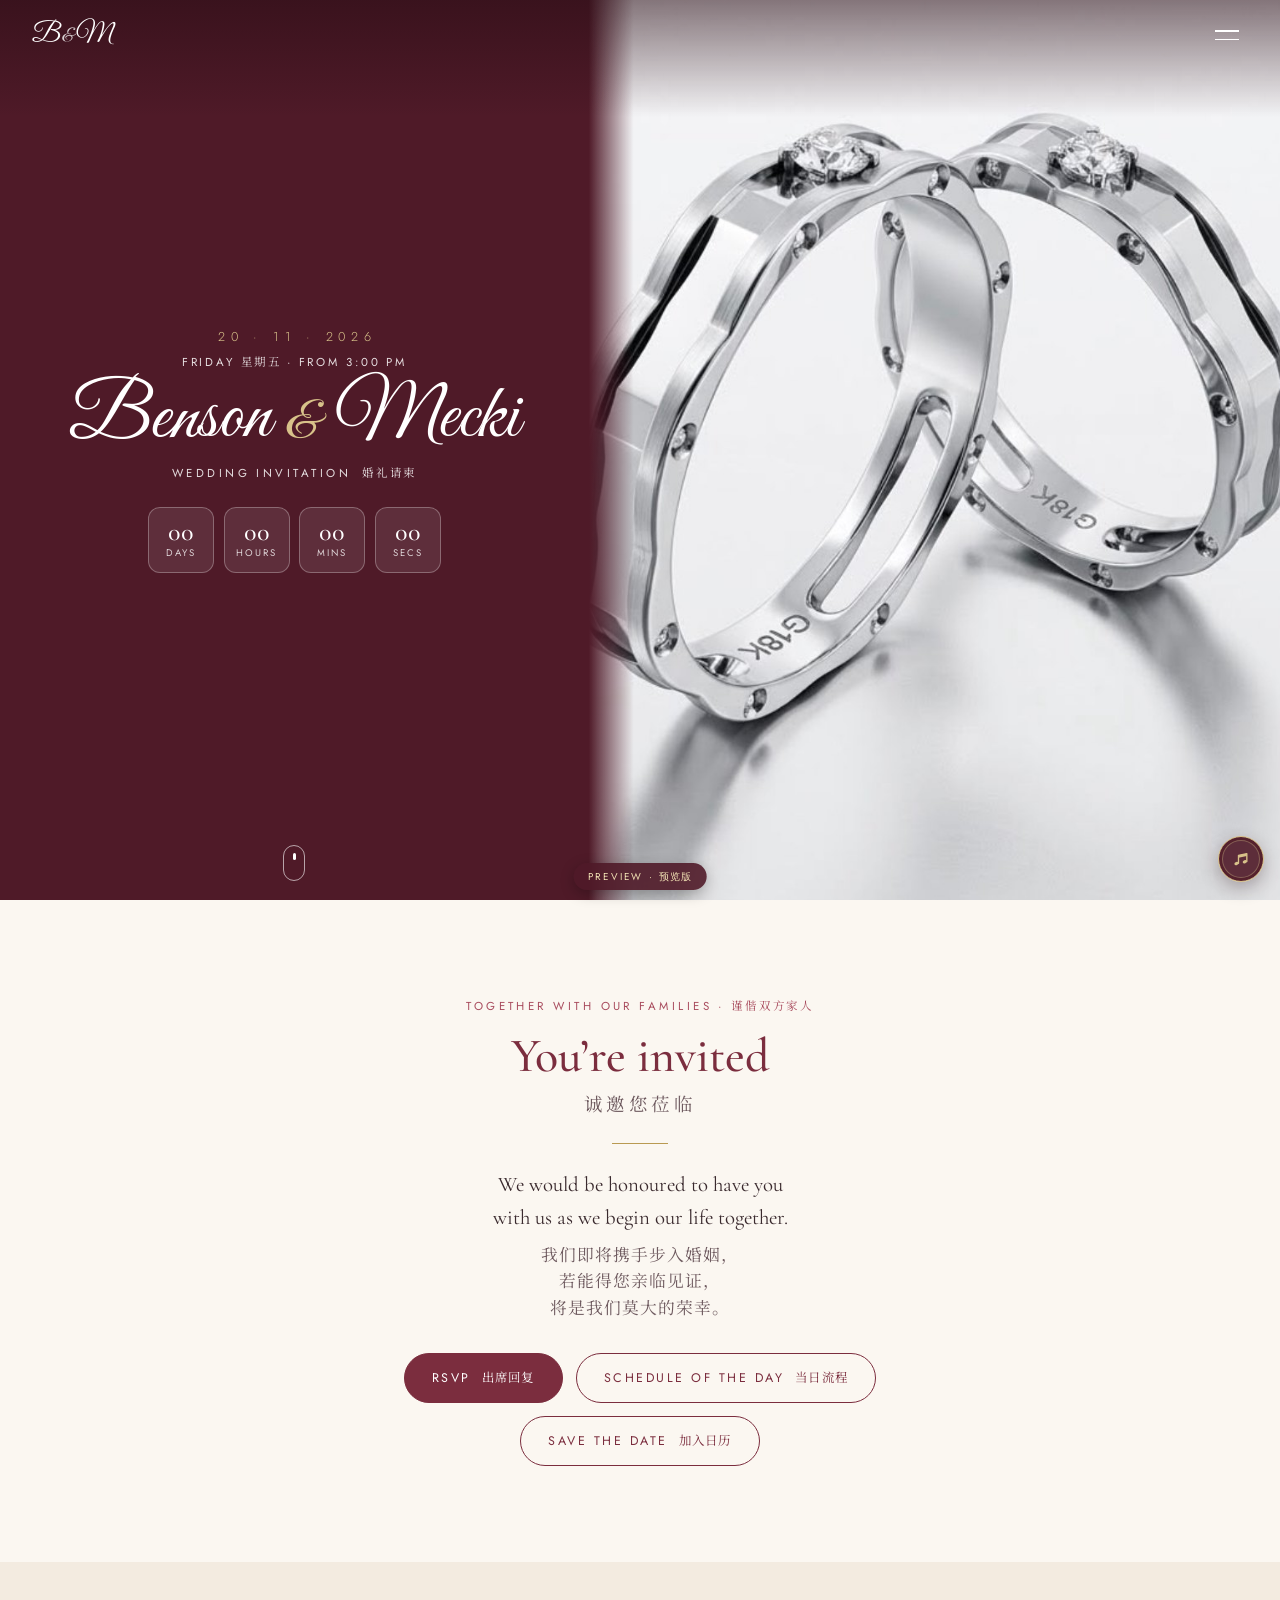
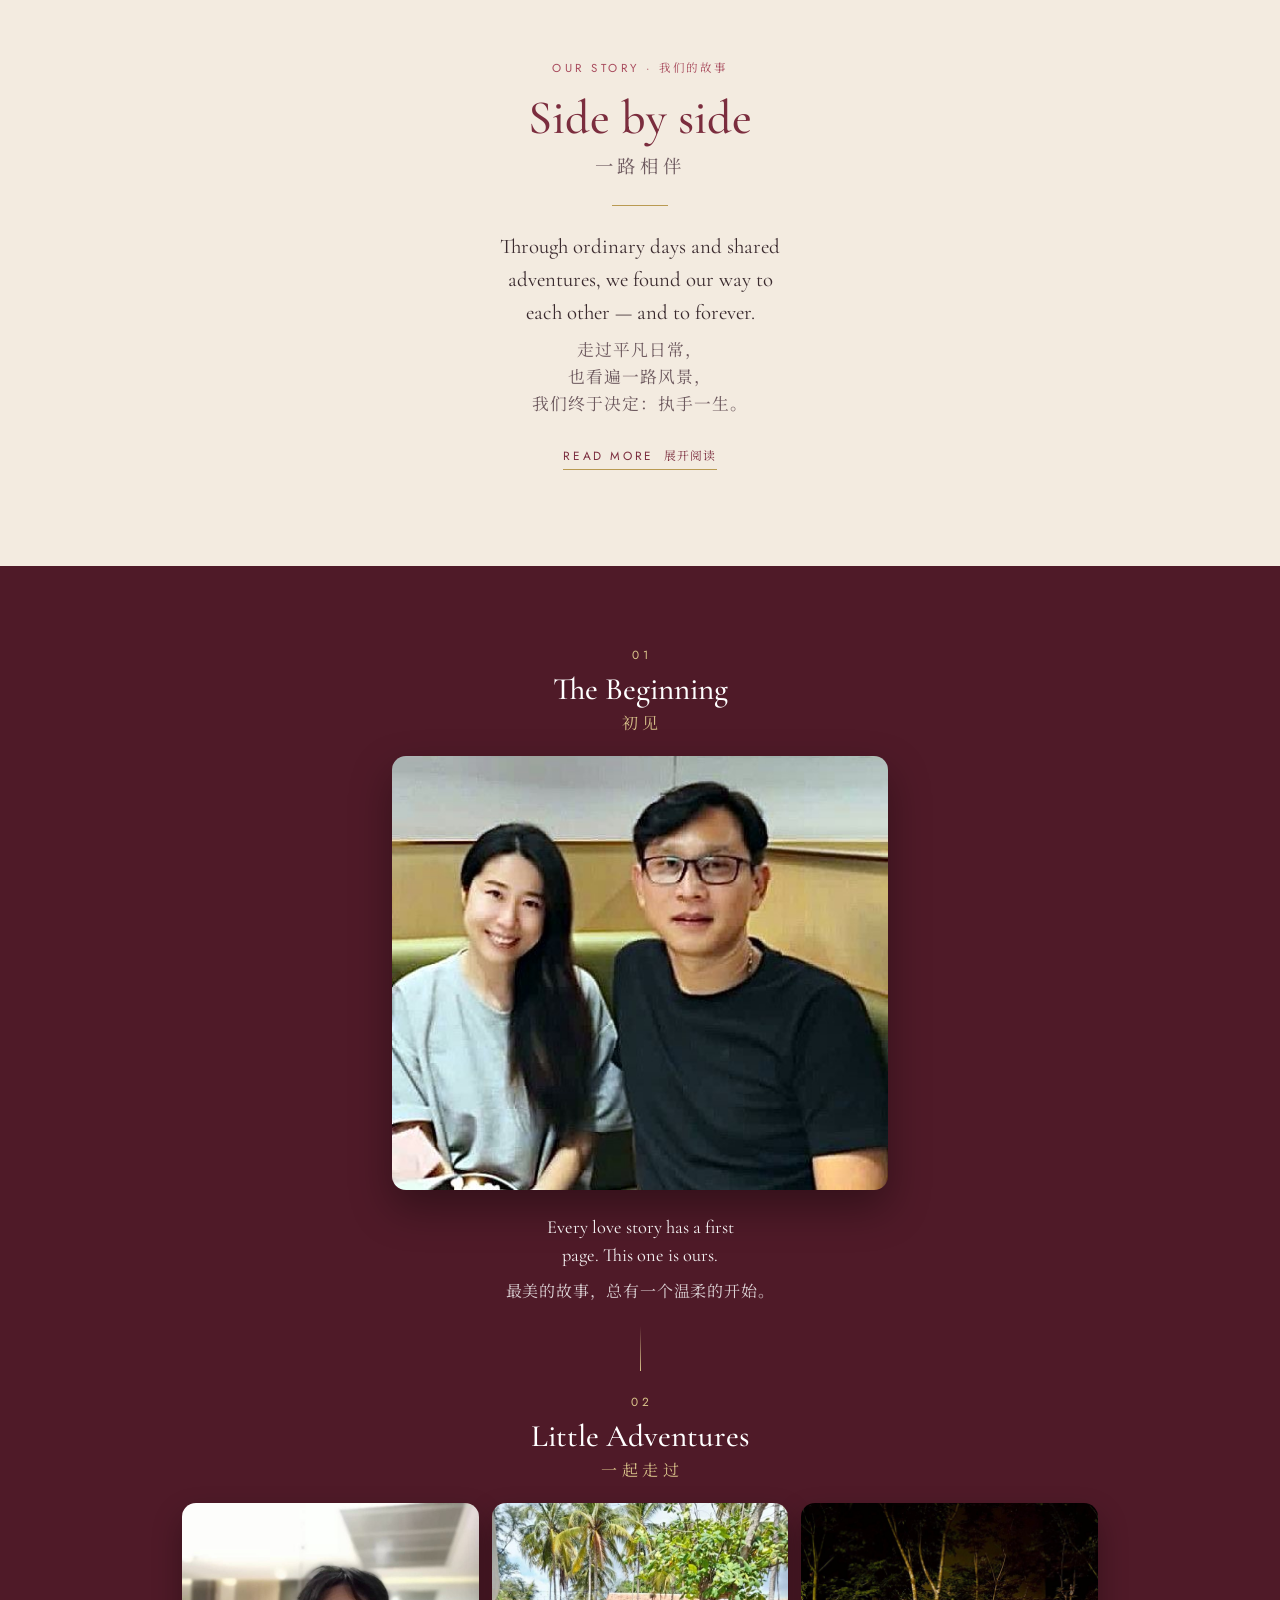
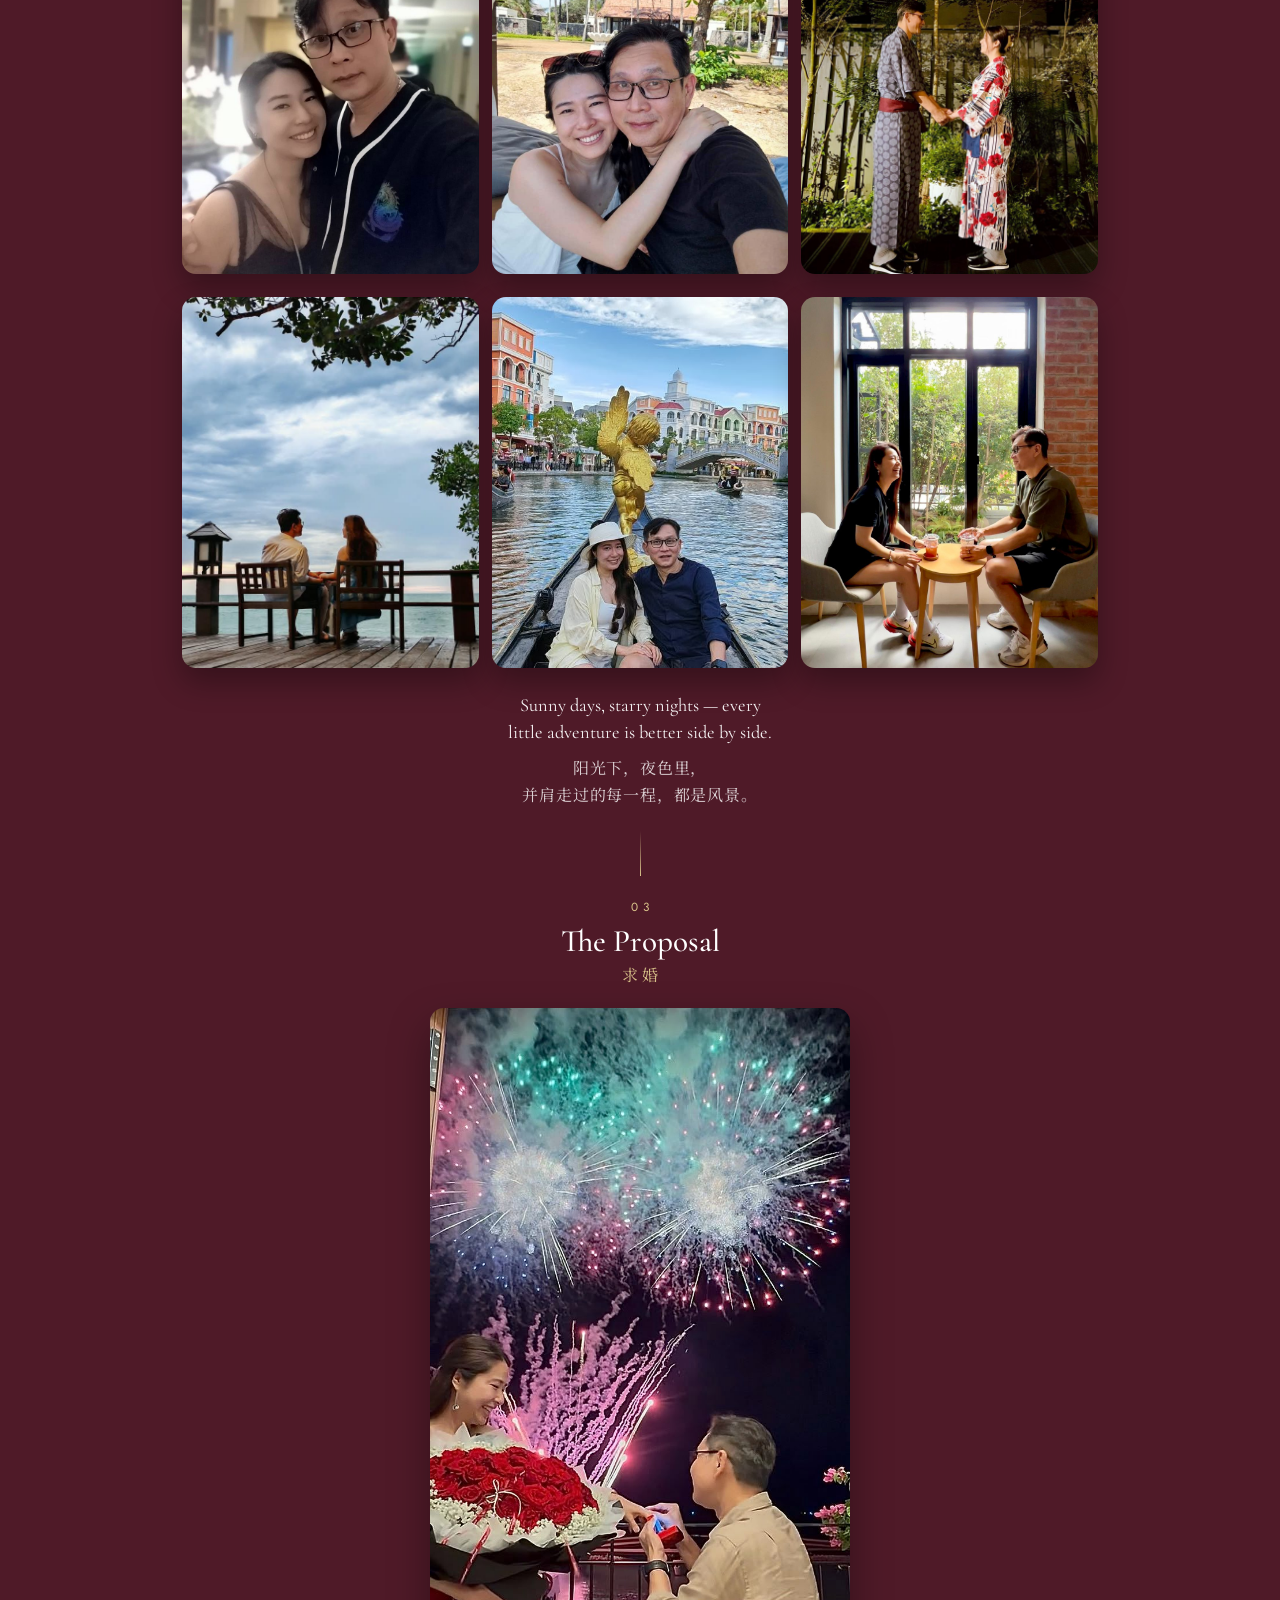
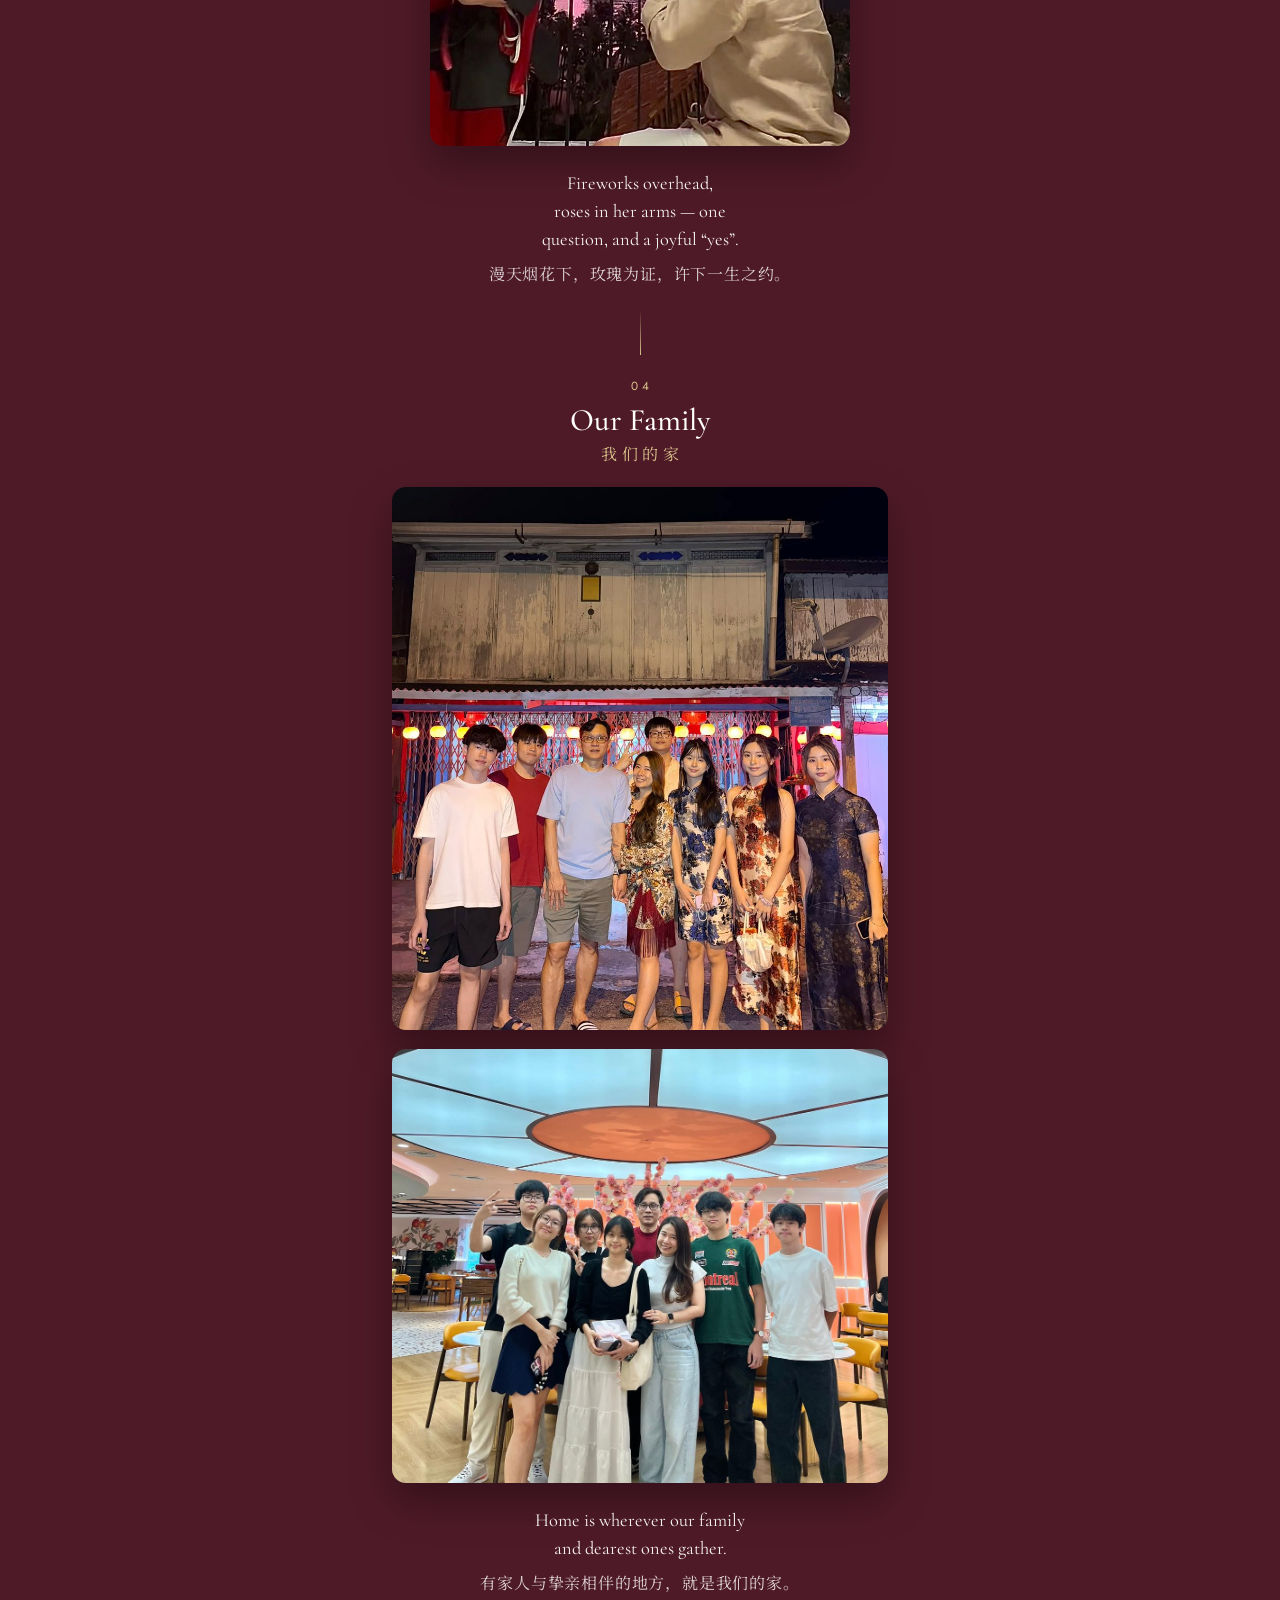
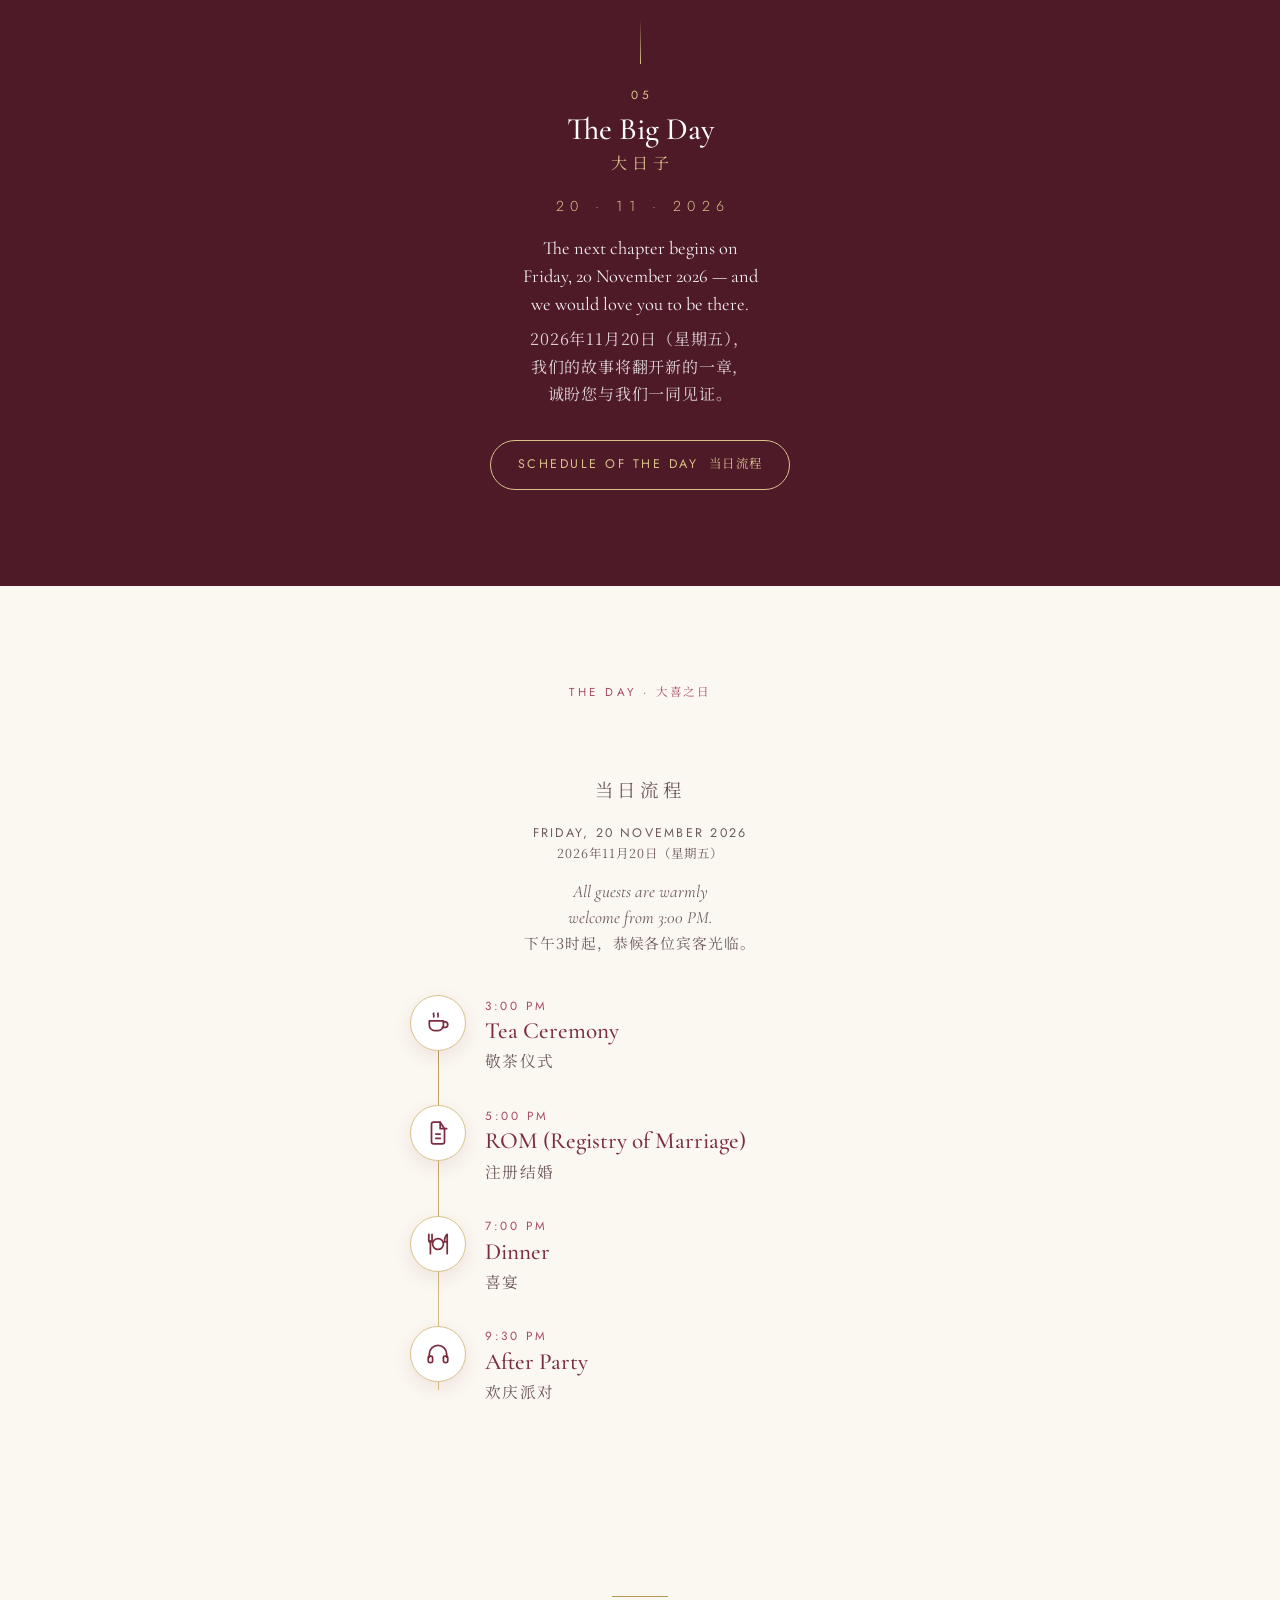
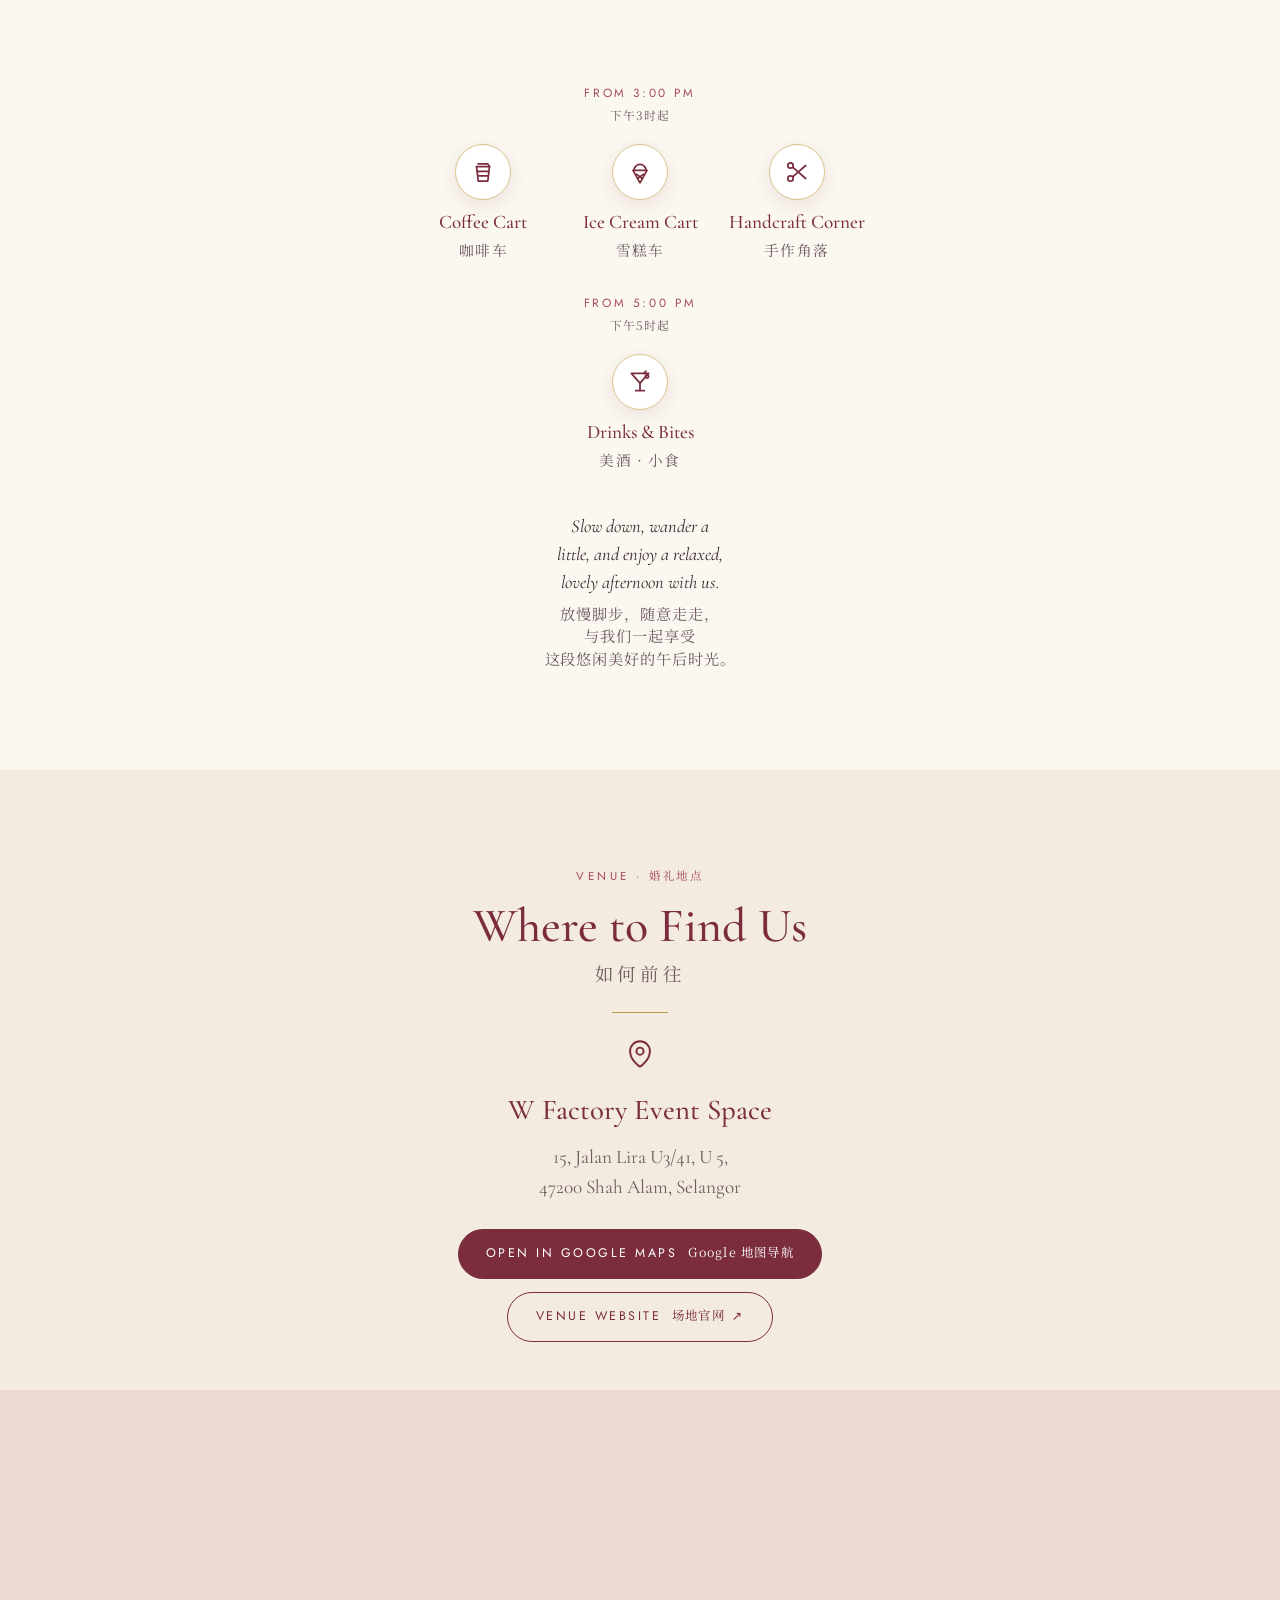
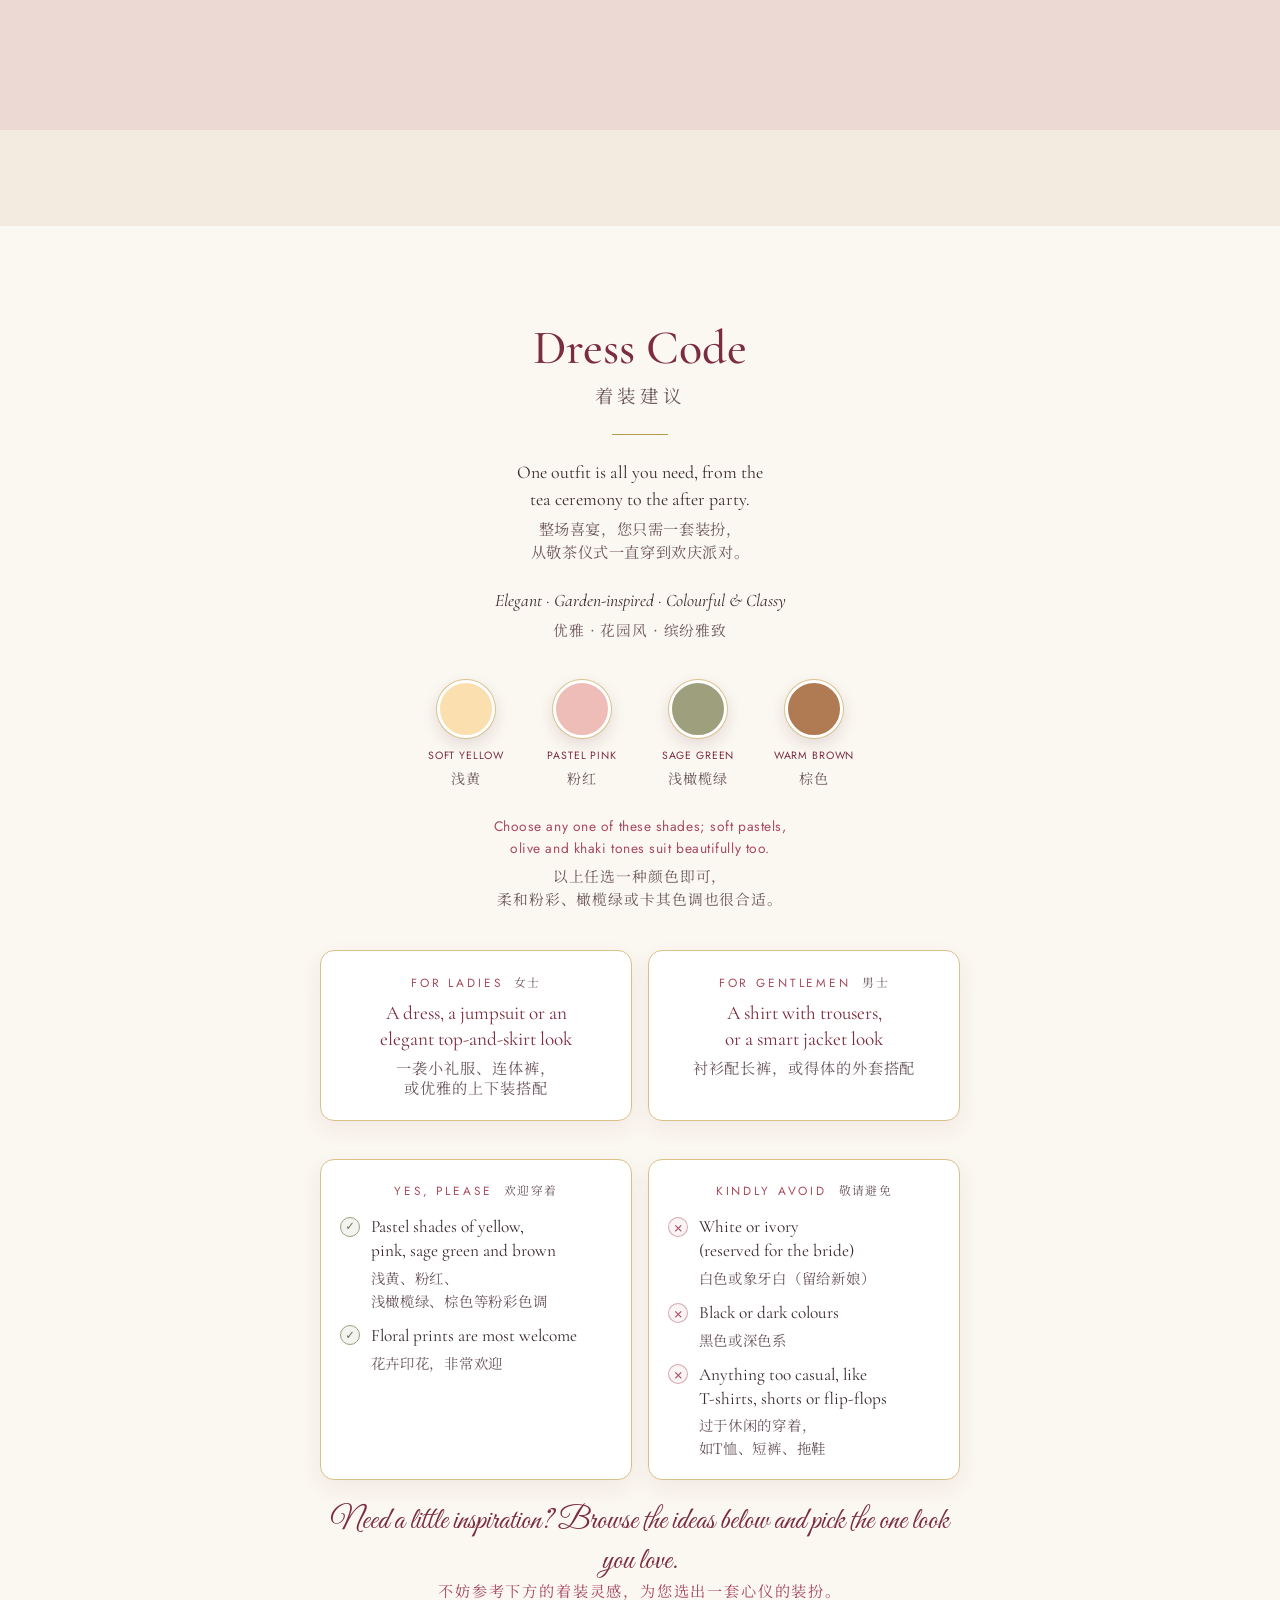
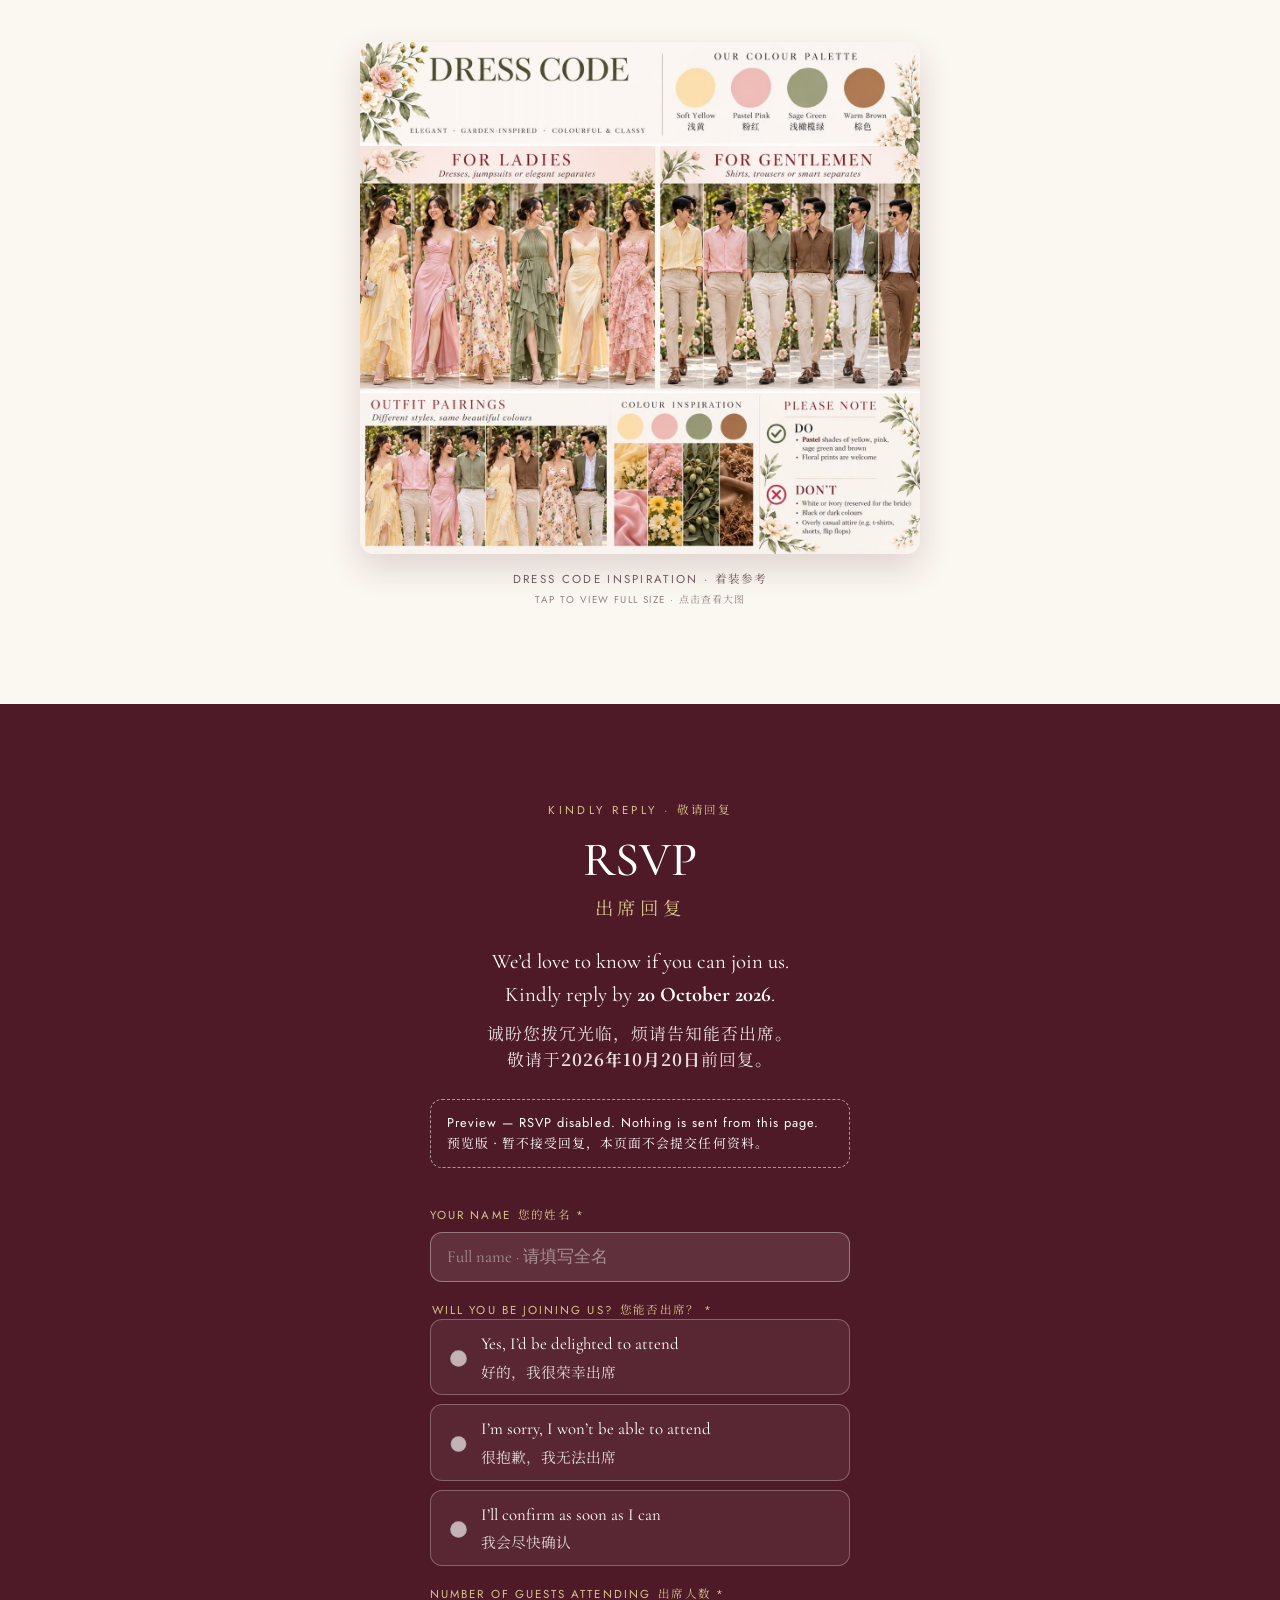
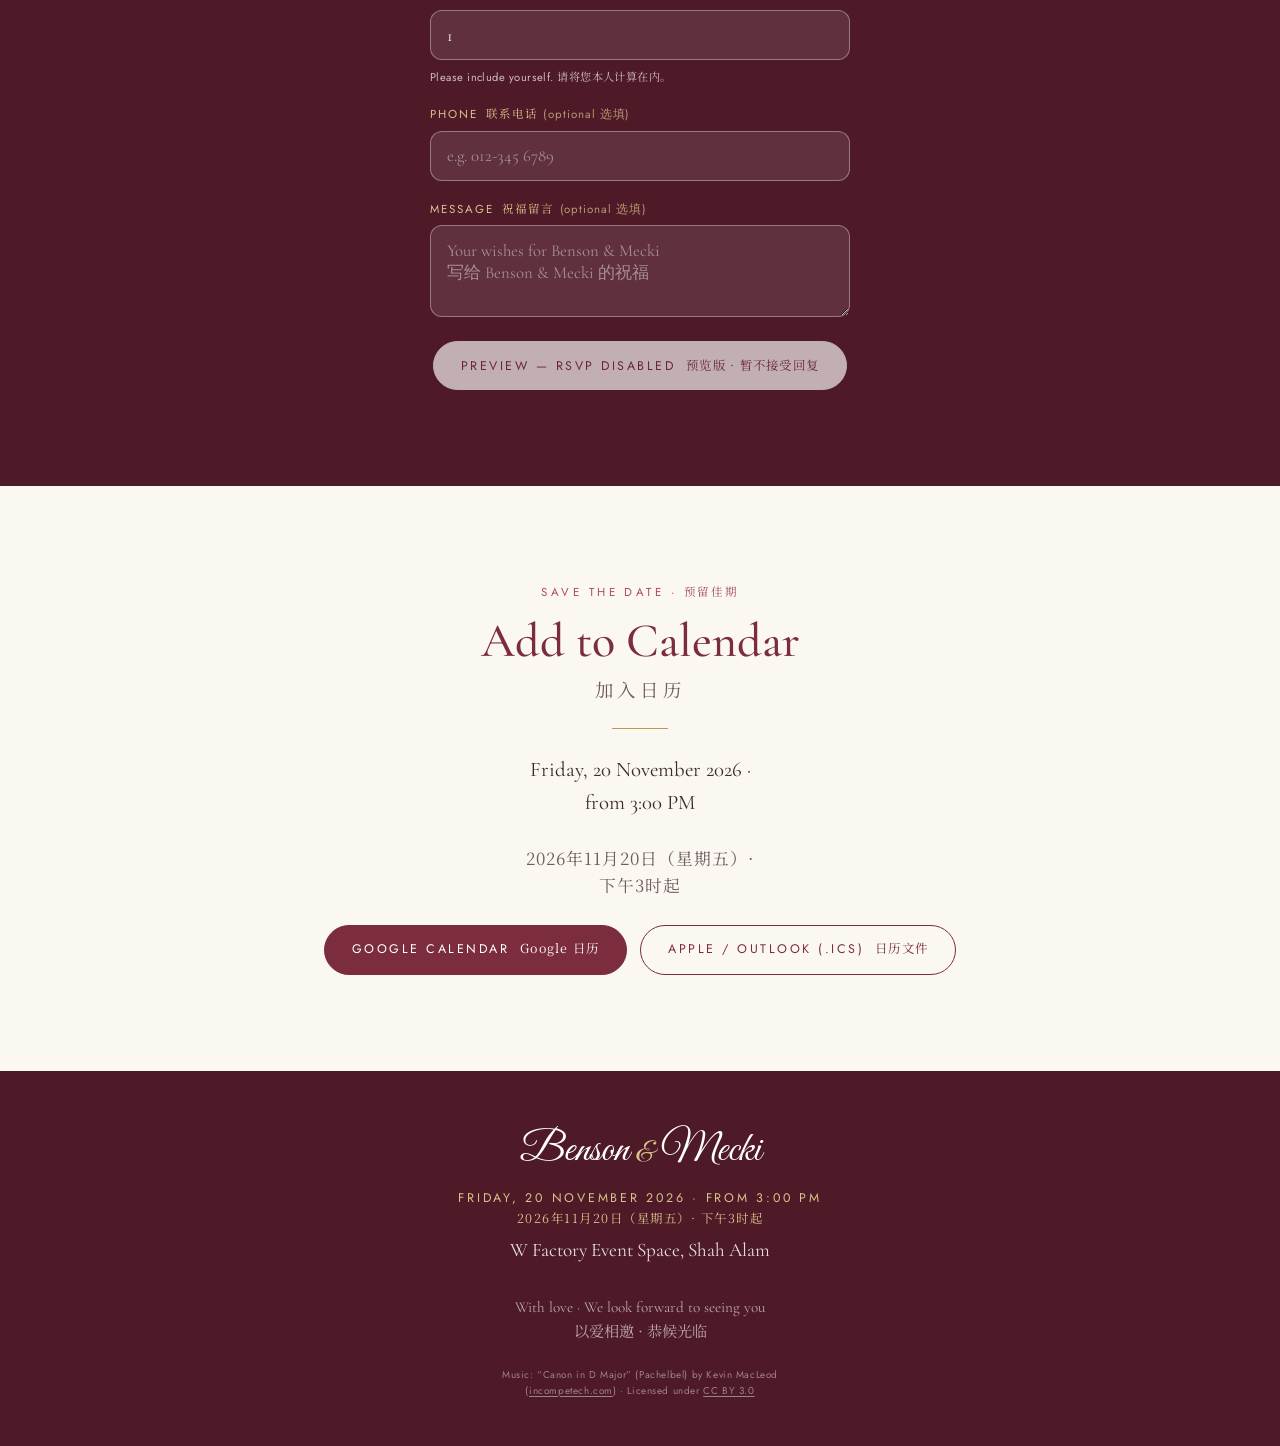
<file: preview/index.html>
<!DOCTYPE html>
<html lang="en">
<head>
  <meta charset="UTF-8" />
  <meta name="robots" content="noindex, nofollow" />
  <meta name="viewport" content="width=device-width, initial-scale=1.0, viewport-fit=cover" />
  <title>[Preview 预览] Benson &amp; Mecki · Wedding Invitation 婚礼请柬 · 20.11.2026</title>
  <meta name="description" content="You’re invited to the wedding of Benson &amp; Mecki on Friday, 20 November 2026, from 3:00 PM at W Factory Event Space, Shah Alam. Kindly RSVP by 20 October 2026." />
  <meta property="og:title" content="Benson &amp; Mecki · Wedding Invitation · 婚礼请柬" />
  <meta property="og:description" content="Friday, 20 November 2026, from 3:00 PM · W Factory Event Space, Shah Alam. We would love to celebrate with you. 2026年11月20日（星期五）下午3时起，莎阿南 W Factory Event Space，诚邀您共证良缘。" />
  <meta property="og:type" content="website" />
  <meta property="og:image" content="https://www.sensify.my/invite/assets/photos/hero-rings.jpg" />
  <meta property="og:url" content="https://www.sensify.my/invite/preview/" />
  <meta name="twitter:card" content="summary_large_image" />
  <meta name="theme-color" content="#5C1F2E" />

  <link rel="preconnect" href="https://fonts.googleapis.com" />
  <link rel="preconnect" href="https://fonts.gstatic.com" crossorigin />
  <link href="https://fonts.googleapis.com/css2?family=Cormorant+Garamond:ital,wght@0,400;0,500;0,600;1,400;1,500&family=Great+Vibes&family=Jost:wght@300;400;500&family=Noto+Serif+SC:wght@400;500&display=swap" rel="stylesheet" />
  <link rel="icon" href="data:," />
  <link rel="stylesheet" href="styles.css" />
  <script>document.documentElement.className += " js";</script>
</head>
<body>

  <!-- Top bar + menu -->
  <header class="topbar" id="topbar">
    <a class="topbar__mark" href="#top" aria-label="Back to top">B<span>&amp;</span>M</a>
    <button class="topbar__menu" id="menuBtn" type="button" aria-expanded="false" aria-controls="menu" aria-label="Open menu">
      <span></span><span></span>
    </button>
  </header>
  <nav class="menu" id="menu" hidden aria-label="Sections">
    <a href="#story">Our Story <em>我们的故事</em></a>
    <a href="#timeline">Schedule of the Day <em>当日流程</em></a>
    <a href="#location">Venue <em>婚礼地点</em></a>
    <a href="#dresscode">Dress Code <em>着装建议</em></a>
    <a href="#rsvp">RSVP <em>出席回复</em></a>
    <a href="#calendar">Save the Date <em>加入日历</em></a>
  </nav>

  <main id="top">

    <!-- 1. HERO -->
    <header class="hero" id="hero">
      <div class="hero__photo" id="heroPhoto" role="img" aria-label="Two white-gold wedding rings, each set with a small diamond"></div>
      <div class="hero__shade" aria-hidden="true"></div>
      <div class="hero__text">
        <p class="hero__date">20 · 11 · 2026</p>
        <p class="hero__day">Friday <span lang="zh-Hans">星期五</span> · from&nbsp;3:00&nbsp;PM</p>
        <h1 class="hero__names">Benson <span>&amp;</span> Mecki</h1>
        <p class="hero__sub">Wedding Invitation <span lang="zh-Hans">婚礼请柬</span></p>

        <div class="countdown" id="countdown" role="timer" aria-label="Countdown to the wedding day">
          <div class="countdown__unit"><span class="countdown__num" data-unit="days">--</span><span class="countdown__label">Days</span></div>
          <div class="countdown__unit"><span class="countdown__num" data-unit="hours">--</span><span class="countdown__label">Hours</span></div>
          <div class="countdown__unit"><span class="countdown__num" data-unit="mins">--</span><span class="countdown__label">Mins</span></div>
          <div class="countdown__unit"><span class="countdown__num" data-unit="secs">--</span><span class="countdown__label">Secs</span></div>
        </div>
      </div>
      <a class="hero__scroll" href="#intro" aria-label="Scroll down"><span></span></a>
    </header>

    <!-- 2. INTRO -->
    <section class="section intro" id="intro">
      <div class="section__inner reveal">
        <p class="eyebrow">Together with our families · <span lang="zh-Hans">谨偕双方家人</span></p>
        <h2 class="title">You&rsquo;re invited</h2>
        <p class="title-cn" lang="zh-Hans">诚邀您莅临</p>
        <span class="rule" aria-hidden="true"></span>
        <p class="lead">We would be honoured to have you with us as we begin our life together.</p>
        <p class="lead lead--cn" lang="zh-Hans">我们即将携手步入婚姻，若能得您亲临见证，将是我们莫大的荣幸。</p>
        <div class="intro__cta">
          <a class="btn btn--solid" href="#rsvp">RSVP <span lang="zh-Hans">出席回复</span></a>
          <a class="btn btn--line" href="#timeline">Schedule of the Day <span lang="zh-Hans">当日流程</span></a>
          <a class="btn btn--line" href="#calendar">Save the Date <span lang="zh-Hans">加入日历</span></a>
        </div>
      </div>
    </section>

    <!-- 3. OUR STORY -->
    <section class="section story" id="story">
      <div class="section__inner reveal">
        <p class="eyebrow">Our Story · <span lang="zh-Hans">我们的故事</span></p>
        <h2 class="title">Side by side</h2>
        <p class="title-cn" lang="zh-Hans">一路相伴</p>
        <span class="rule" aria-hidden="true"></span>
        <p class="lead">Through ordinary days and shared adventures, we found our way to each other — and to forever.</p>
        <p class="lead lead--cn" lang="zh-Hans">走过平凡日常，也看遍一路风景，我们终于决定：执手一生。</p>
        <details class="more">
          <summary><span class="more__open">Read more <i lang="zh-Hans">展开阅读</i></span><span class="more__close">Show less <i lang="zh-Hans">收起</i></span></summary>
          <div class="more__body">
            <p>Love found us in the simple moments: quiet evenings, long walks, and laughter shared along the way. Then the sky lit up with fireworks, and a question became a promise. Today, that promise brings us here. Thank you for walking this story with us.</p>
            <p lang="zh-Hans">爱，藏在最平凡的时光里：安静的夜晚，长长的散步，一路相伴的笑声。直到烟花照亮夜空，一句求婚化作一生的承诺。今天，这份承诺带我们来到这里。感谢您，与我们一同走过这段故事。</p>
          </div>
        </details>
      </div>
    </section>

    <!-- 4. OUR LOVE STORY — five chapters -->
    <section class="chapters" id="chapters" aria-label="Our love story 我们的爱情故事">

      <article class="chapter">
        <header class="chapter__head reveal">
          <p class="chapter__no">01</p>
          <h3>The Beginning <span lang="zh-Hans">初见</span></h3>
        </header>
        <figure class="chapter__img reveal"><img src="assets/photos/story-01-beginning.jpg" alt="Benson and Mecki smiling side by side at a table" loading="lazy" decoding="async" width="520" height="455" /></figure>
        <div class="chapter__text reveal">
          <p>Every love story has a first page. This one is ours.</p>
          <p lang="zh-Hans"><span class="ph">最美的故事，</span><wbr /><span class="ph">总有一个温柔的开始。</span></p>
        </div>
      </article>

      <article class="chapter chapter--wide">
        <header class="chapter__head reveal">
          <p class="chapter__no">02</p>
          <h3>Little Adventures <span lang="zh-Hans">一起走过</span></h3>
        </header>
        <div class="chapter__gallery reveal">
          <div class="carousel" data-carousel tabindex="0" aria-label="Little Adventures: six photos. Swipe to see more. 左右滑动查看更多">
            <figure class="carousel__slide"><img src="assets/photos/story-02-adventures-1.jpg" alt="Benson and Mecki in an evening selfie, cheek to cheek" loading="lazy" decoding="async" width="810" height="1012" /></figure>
            <figure class="carousel__slide"><img src="assets/photos/story-02-adventures-2.jpg" alt="Benson and Mecki in a sunny selfie under palm trees" loading="lazy" decoding="async" width="809" height="1011" /></figure>
            <figure class="carousel__slide"><img src="assets/photos/story-02-adventures-3.jpg" alt="Benson and Mecki holding hands in a garden in the evening" loading="lazy" decoding="async" width="1200" height="1500" /></figure>
            <figure class="carousel__slide"><img src="assets/photos/story-02-adventures-4.jpg" alt="Benson and Mecki holding hands on wooden chairs on a seaside deck at dusk" loading="lazy" decoding="async" width="624" height="780" /></figure>
            <figure class="carousel__slide"><img src="assets/photos/story-02-adventures-5.jpg" alt="Benson and Mecki smiling together in a gondola on a canal" loading="lazy" decoding="async" width="456" height="570" /></figure>
            <figure class="carousel__slide"><img src="assets/photos/story-02-adventures-6.jpg" alt="Benson and Mecki laughing over iced drinks at a small café table by a large window" loading="lazy" decoding="async" width="960" height="1200" /></figure>
          </div>
          <div class="carousel__dots" aria-hidden="true"></div>
        </div>
        <div class="chapter__text reveal">
          <p>Sunny days, starry nights&nbsp;&mdash; every little adventure is better side by side.</p>
          <p lang="zh-Hans"><span class="ph">阳光下，</span><wbr /><span class="ph">夜色里，</span><wbr /><span class="ph">并肩走过的每一程，</span><wbr /><span class="ph">都是风景。</span></p>
        </div>
      </article>

      <article class="chapter">
        <header class="chapter__head reveal">
          <p class="chapter__no">03</p>
          <h3>The Proposal <span lang="zh-Hans">求婚</span></h3>
        </header>
        <figure class="chapter__img chapter__img--tall reveal"><img src="assets/photos/story-03-proposal.jpg" alt="Benson on one knee with a ring as Mecki holds a bouquet of red roses beneath fireworks" loading="lazy" decoding="async" width="728" height="1280" /></figure>
        <div class="chapter__text reveal">
          <p>Fireworks overhead, roses in her arms&nbsp;&mdash; one question, and a joyful &ldquo;yes&rdquo;.</p>
          <p lang="zh-Hans"><span class="ph">漫天烟花下，</span><wbr /><span class="ph">玫瑰为证，</span><wbr /><span class="ph">许下一生之约。</span></p>
        </div>
      </article>

      <article class="chapter">
        <header class="chapter__head reveal">
          <p class="chapter__no">04</p>
          <h3>Our Family <span lang="zh-Hans">我们的家</span></h3>
        </header>
        <figure class="chapter__img reveal"><img src="assets/photos/story-04-family.jpg" alt="Benson and Mecki with their family on an evening out" loading="lazy" decoding="async" width="960" height="1050" /></figure>
        <figure class="chapter__img chapter__img--more reveal"><img src="assets/photos/story-04-family-2.jpg" alt="The couple standing together with young family members in a restaurant, smiling for a group photo" loading="lazy" decoding="async" width="1100" height="963" /></figure>
        <div class="chapter__text reveal">
          <p>Home is wherever our family and dearest ones gather.</p>
          <p lang="zh-Hans"><span class="ph">有家人与挚亲相伴的地方，</span><wbr /><span class="ph">就是我们的家。</span></p>
        </div>
      </article>

      <article class="chapter chapter--finale">
        <header class="chapter__head reveal">
          <p class="chapter__no">05</p>
          <h3>The Big Day <span lang="zh-Hans">大日子</span></h3>
        </header>
        <div class="chapter__text reveal">
          <p class="chapter__date">20 &middot; 11 &middot; 2026</p>
          <p>The next chapter begins on Friday, 20&nbsp;November 2026&nbsp;&mdash; and we would love you to be there.</p>
          <p class="chapter__verse" lang="zh-Hans"><span class="ph">2026年11月20日（星期五），</span><span class="ph">我们的故事将翻开新的一章，</span><span class="ph">诚盼您与我们一同见证。</span></p>
          <a class="btn btn--gold" href="#timeline">Schedule of the Day <span lang="zh-Hans">当日流程</span></a>
        </div>
      </article>
    </section>

    <!-- 7. TIMELINE -->
    <section class="section timeline-section" id="timeline">
      <div class="section__inner">
        <p class="eyebrow reveal">The Day · <span lang="zh-Hans">大喜之日</span></p>
        <h2 class="title reveal">Schedule of the Day</h2>
        <p class="title-cn reveal" lang="zh-Hans">当日流程</p>
        <p class="tl__date reveal">Friday, 20 November 2026<br /><span lang="zh-Hans">2026年11月20日（星期五）</span></p>
        <p class="tl__welcome reveal">All guests are warmly welcome from 3:00&nbsp;PM.<br /><span lang="zh-Hans">下午3时起，恭候各位宾客光临。</span></p>

        <ol class="tl">
          <li class="tl__item reveal">
            <span class="tl__icon" aria-hidden="true"><svg viewBox="0 0 24 24" width="26" height="26" fill="none" stroke="currentColor" stroke-width="1.6" stroke-linecap="round" stroke-linejoin="round"><path d="M4 10h13v4a5 5 0 0 1-5 5H9a5 5 0 0 1-5-5z"/><path d="M17 11h1.5a2.5 2.5 0 0 1 0 5H16"/><path d="M8 3c-1 1.2 1 2 0 3.2M12 3c-1 1.2 1 2 0 3.2"/></svg></span>
            <div class="tl__body">
              <p class="tl__time">3:00 PM</p>
              <h3 class="tl__title">Tea Ceremony</h3>
              <p class="tl__cn" lang="zh-Hans">敬茶仪式</p>
            </div>
          </li>
          <li class="tl__item reveal">
            <span class="tl__icon" aria-hidden="true"><svg viewBox="0 0 24 24" width="26" height="26" fill="none" stroke="currentColor" stroke-width="1.6" stroke-linecap="round" stroke-linejoin="round"><path d="M14 2H8a2 2 0 0 0-2 2v16a2 2 0 0 0 2 2h8a2 2 0 0 0 2-2V8z"/><path d="M14 2v6h6"/><path d="M10 13h4M10 17h4"/></svg></span>
            <div class="tl__body">
              <p class="tl__time">5:00 PM</p>
              <h3 class="tl__title">ROM (Registry of Marriage)</h3>
              <p class="tl__cn" lang="zh-Hans">注册结婚</p>
            </div>
          </li>
          <li class="tl__item reveal">
            <span class="tl__icon" aria-hidden="true"><svg viewBox="0 0 24 24" width="26" height="26" fill="none" stroke="currentColor" stroke-width="1.6" stroke-linecap="round" stroke-linejoin="round"><circle cx="12" cy="12" r="5"/><path d="M3.5 3v6a1.5 1.5 0 0 0 3 0V3M5 9v12M20.5 21V3c-2 1.5-2.5 4-2.5 7h2.5"/></svg></span>
            <div class="tl__body">
              <p class="tl__time">7:00 PM</p>
              <h3 class="tl__title">Dinner</h3>
              <p class="tl__cn" lang="zh-Hans">喜宴</p>
            </div>
          </li>
          <li class="tl__item reveal">
            <span class="tl__icon" aria-hidden="true"><svg viewBox="0 0 24 24" width="26" height="26" fill="none" stroke="currentColor" stroke-width="1.6" stroke-linecap="round" stroke-linejoin="round"><path d="M4 15v-3a8 8 0 0 1 16 0v3"/><rect x="3" y="14" width="4" height="6" rx="1.5"/><rect x="17" y="14" width="4" height="6" rx="1.5"/></svg></span>
            <div class="tl__body">
              <p class="tl__time">9:30 PM</p>
              <h3 class="tl__title">After Party</h3>
              <p class="tl__cn" lang="zh-Hans">欢庆派对</p>
            </div>
          </li>
        </ol>
      </div>
    </section>

    <!-- 7b. GUEST TREATS -->
    <section class="section treats" id="treats" aria-labelledby="treatsTitle">
      <div class="section__inner">
        <span class="rule treats__rule reveal" aria-hidden="true"></span>
        <p class="eyebrow reveal" id="treatsTitle">Sip, Create &amp; Enjoy · <span lang="zh-Hans">小酌 · 手作 · 享受相聚</span></p>

        <div class="treats__group reveal">
          <p class="treats__time">From 3:00 PM <span lang="zh-Hans">下午3时起</span></p>
          <ul class="treats__list">
            <li class="treat">
              <span class="tl__icon treat__icon" aria-hidden="true"><svg viewBox="0 0 24 24" width="26" height="26" fill="none" stroke="currentColor" stroke-width="1.6" stroke-linecap="round" stroke-linejoin="round"><path d="M6 7h12"/><path d="M7.5 4.5h9L18 7"/><path d="M6 7l1.6 13.5h8.8L18 7"/><path d="M7.1 11.5h9.8M7.6 15.5h8.8"/></svg></span>
              <h3 class="treat__name">Coffee Cart</h3>
              <p class="treat__cn" lang="zh-Hans">咖啡车</p>
            </li>
            <li class="treat">
              <span class="tl__icon treat__icon" aria-hidden="true"><svg viewBox="0 0 24 24" width="26" height="26" fill="none" stroke="currentColor" stroke-width="1.6" stroke-linecap="round" stroke-linejoin="round"><path d="M6.5 10.5a5.5 5.5 0 1 1 11 0"/><path d="M5.5 10.5h13L12 22z"/><path d="M8.6 14l5.6 4M15.4 14l-5.6 4"/></svg></span>
              <h3 class="treat__name">Ice Cream Cart</h3>
              <p class="treat__cn" lang="zh-Hans">雪糕车</p>
            </li>
            <li class="treat">
              <span class="tl__icon treat__icon" aria-hidden="true"><svg viewBox="0 0 24 24" width="26" height="26" fill="none" stroke="currentColor" stroke-width="1.6" stroke-linecap="round" stroke-linejoin="round"><circle cx="6" cy="6" r="2.5"/><circle cx="6" cy="18" r="2.5"/><path d="M8 7.5L20 18M8 16.5L20 6"/></svg></span>
              <h3 class="treat__name">Handcraft Corner</h3>
              <p class="treat__cn" lang="zh-Hans">手作角落</p>
            </li>
          </ul>
        </div>

        <div class="treats__group reveal">
          <p class="treats__time">From 5:00 PM <span lang="zh-Hans">下午5时起</span></p>
          <ul class="treats__list treats__list--one">
            <li class="treat">
              <span class="tl__icon treat__icon" aria-hidden="true"><svg viewBox="0 0 24 24" width="26" height="26" fill="none" stroke="currentColor" stroke-width="1.6" stroke-linecap="round" stroke-linejoin="round"><path d="M4 4h16l-8 9z"/><path d="M12 13v7M8 20h8"/><path d="M15.5 4l2-2"/><circle cx="18.5" cy="7" r="1.5"/></svg></span>
              <h3 class="treat__name">Drinks &amp; Bites</h3>
              <p class="treat__cn" lang="zh-Hans">美酒 · 小食</p>
            </li>
          </ul>
        </div>

        <p class="treats__note reveal">Slow down, wander a little, and enjoy a relaxed, lovely afternoon with us.<br /><span lang="zh-Hans"><span class="ph">放慢脚步，</span><wbr /><span class="ph">随意走走，</span><wbr /><span class="ph">与我们一起享受</span><wbr /><span class="ph">这段悠闲美好的午后时光。</span></span></p>
      </div>
    </section>

    <!-- 8. LOCATION -->
    <section class="section location" id="location">
      <div class="section__inner reveal">
        <p class="eyebrow">Venue · <span lang="zh-Hans">婚礼地点</span></p>
        <h2 class="title">Where to Find Us</h2>
        <p class="title-cn" lang="zh-Hans">如何前往</p>
        <span class="rule" aria-hidden="true"></span>
        <div class="location__pin" aria-hidden="true">
          <svg width="34" height="34" viewBox="0 0 24 24" fill="none" stroke="currentColor" stroke-width="1.4"><path d="M12 21s-7-4.5-7-11a7 7 0 1 1 14 0c0 6.5-7 11-7 11z"/><circle cx="12" cy="10" r="2.5"/></svg>
        </div>
        <h3 class="location__name">W Factory Event Space</h3>
        <p class="location__address">15, Jalan Lira U3/41, U 5,<br />47200 Shah Alam, Selangor</p>
        <div class="location__buttons">
          <a class="btn btn--solid" href="https://www.google.com/maps/search/?api=1&amp;query=W+Factory+Event+Space%2C+15+Jalan+Lira+U3%2F41%2C+U5%2C+47200+Shah+Alam%2C+Selangor" target="_blank" rel="noopener noreferrer">Open in Google Maps <span lang="zh-Hans">Google 地图导航</span></a>
          <a class="btn btn--line" href="https://www.wfactoryeventspace.com/wedding" target="_blank" rel="noopener noreferrer">Venue website <span lang="zh-Hans">场地官网</span> ↗</a>
        </div>
      </div>
      <div class="map reveal">
        <iframe title="Map to W Factory Event Space" loading="lazy" referrerpolicy="no-referrer-when-downgrade"
          src="https://maps.google.com/maps?q=W+Factory+Event+Space%2C+15+Jalan+Lira+U3%2F41%2C+U5%2C+47200+Shah+Alam%2C+Selangor&amp;output=embed"></iframe>
      </div>
    </section>

    <!-- 8b. DRESS CODE -->
    <section class="section dresscode" id="dresscode" aria-labelledby="dresscodeTitle">
      <div class="section__inner">
        <h2 class="title reveal" id="dresscodeTitle">Dress Code</h2>
        <p class="title-cn reveal" lang="zh-Hans">着装建议</p>
        <span class="rule reveal" aria-hidden="true"></span>
        <p class="dc__one reveal">One outfit is all you need, from the tea ceremony to the after party.<br /><span lang="zh-Hans"><span class="ph">整场喜宴，</span><wbr /><span class="ph">您只需一套装扮，</span><wbr /><span class="ph">从敬茶仪式一直穿到欢庆派对。</span></span></p>
        <p class="dc__tagline reveal"><span class="dc__nw">Elegant ·</span> <span class="dc__nw">Garden-inspired ·</span> <span class="dc__nw">Colourful &amp; Classy</span><br /><span lang="zh-Hans">优雅 · 花园风 · 缤纷雅致</span></p>

        <ul class="dc__palette reveal" aria-label="Suggested colours 建议色系">
          <li class="dc__colour"><span class="dc__swatch" style="--swatch:#FBDFAF" aria-hidden="true"></span><span class="dc__name">Soft Yellow</span><span class="dc__cn" lang="zh-Hans">浅黄</span></li>
          <li class="dc__colour"><span class="dc__swatch" style="--swatch:#EEBDB8" aria-hidden="true"></span><span class="dc__name">Pastel Pink</span><span class="dc__cn" lang="zh-Hans">粉红</span></li>
          <li class="dc__colour"><span class="dc__swatch" style="--swatch:#9E9F7D" aria-hidden="true"></span><span class="dc__name">Sage Green</span><span class="dc__cn" lang="zh-Hans">浅橄榄绿</span></li>
          <li class="dc__colour"><span class="dc__swatch" style="--swatch:#B07A53" aria-hidden="true"></span><span class="dc__name">Warm Brown</span><span class="dc__cn" lang="zh-Hans">棕色</span></li>
        </ul>
        <p class="dc__tones reveal">Choose any one of these shades; soft pastels, olive and khaki tones suit beautifully too.<br /><span lang="zh-Hans"><span class="ph">以上任选一种颜色即可，</span><wbr /><span class="ph">柔和粉彩、橄榄绿</span><span class="ph">或卡其色调也很合适。</span></span></p>

        <div class="dc__guide reveal">
          <div class="dc__card">
            <h3 class="dc__who">For Ladies <span lang="zh-Hans">女士</span></h3>
            <p>A dress, a jumpsuit or an elegant top-and-skirt look</p>
            <p class="dc__card-cn" lang="zh-Hans"><span class="ph">一袭小礼服、连体裤，</span><span class="ph">或优雅的上下装搭配</span></p>
          </div>
          <div class="dc__card">
            <h3 class="dc__who">For Gentlemen <span lang="zh-Hans">男士</span></h3>
            <p>A shirt with trousers, or a smart jacket look</p>
            <p class="dc__card-cn" lang="zh-Hans"><span class="ph">衬衫配长裤，</span><span class="ph">或得体的外套搭配</span></p>
          </div>
        </div>

        <div class="dc__notes reveal">
          <div class="dc__list dc__list--do">
            <h3 class="dc__who">Yes, Please <span lang="zh-Hans">欢迎穿着</span></h3>
            <ul>
              <li>Pastel shades of yellow, pink, <span class="dc__nw">sage green</span> and brown<span class="dc__li-cn" lang="zh-Hans"><span class="ph">浅黄、粉红、</span><span class="ph">浅橄榄绿、棕色</span><span class="ph">等粉彩色调</span></span></li>
              <li>Floral prints are most welcome<span class="dc__li-cn" lang="zh-Hans">花卉印花，非常欢迎</span></li>
            </ul>
          </div>
          <div class="dc__list dc__list--avoid">
            <h3 class="dc__who">Kindly Avoid <span lang="zh-Hans">敬请避免</span></h3>
            <ul>
              <li><span class="dc__nw">White or ivory</span> <span class="dc__nw">(reserved for the bride)</span><span class="dc__li-cn" lang="zh-Hans"><span class="ph">白色或象牙白</span><span class="ph">（留给新娘）</span></span></li>
              <li>Black or dark colours<span class="dc__li-cn" lang="zh-Hans">黑色或深色系</span></li>
              <li>Anything too casual, like <span class="dc__nw">T-shirts</span>, shorts or <span class="dc__nw">flip-flops</span><span class="dc__li-cn" lang="zh-Hans"><span class="ph">过于休闲的穿着，</span><span class="ph">如T恤、短裤、拖鞋</span></span></li>
            </ul>
          </div>
        </div>
        <p class="dc__fun reveal">Need a little inspiration? Browse the ideas below and pick the one look you love. <span lang="zh-Hans"><span class="ph">不妨参考下方的着装灵感，</span><wbr /><span class="ph">为您选出一套心仪的装扮。</span></span></p>

        <figure class="dc__figure reveal">
          <a href="assets/dress-code/dress-code-guide-v3.jpg" target="_blank" rel="noopener" aria-label="Open the dress code guide at full size 查看大图">
            <img src="assets/dress-code/dress-code-guide-v3.jpg" alt="Dress code guide: outfits in soft yellow, pastel pink, sage green and warm brown, with outfit ideas for ladies and gentlemen" loading="lazy" decoding="async" width="1280" height="1170" />
          </a>
          <figcaption>Dress code inspiration · <span lang="zh-Hans">着装参考</span><small>Tap to view full size · <span lang="zh-Hans">点击查看大图</span></small></figcaption>
        </figure>
      </div>
    </section>

    <!-- 9. RSVP -->
    <section class="section rsvp" id="rsvp" hidden>
      <div class="section__inner reveal">
        <p class="eyebrow">Kindly Reply · <span lang="zh-Hans">敬请回复</span></p>
        <h2 class="title">RSVP</h2>
        <p class="title-cn" lang="zh-Hans">出席回复</p>
        <p class="lead">
          We&rsquo;d love to know if you can join us.<br />
          <span data-rsvp-deadline>Kindly reply by <strong data-deadline="en">20 October 2026</strong>.</span>
        </p>
        <p class="lead lead--cn" lang="zh-Hans">
          诚盼您拨冗光临，烦请告知能否出席。<br />
          <span data-rsvp-deadline>敬请于<strong data-deadline="zh">2026年10月20日</strong>前回复。</span>
        </p>

        <form class="rsvp-form" id="rsvpForm" novalidate>
          <p class="preview-note" style="margin:0 0 1.2rem;padding:.8rem 1rem;border:1px dashed rgba(255,255,255,.55);border-radius:12px;font-family:var(--sans);font-size:.8rem;letter-spacing:.08em;color:#fff">Preview — RSVP disabled. Nothing is sent from this page.<br /><span lang="zh-Hans"><span style="display:inline-block">预览版 · 暂不接受回复，</span><span style="display:inline-block">本页面不会提交任何资料。</span></span></p>

          <label class="rsvp-form__field">
            <span>Your name <span lang="zh-Hans">您的姓名</span> <abbr title="required 必填">*</abbr></span>
            <input type="text" name="name" autocomplete="name" required maxlength="120" placeholder="Full name · 请填写全名" />
          </label>

          <fieldset class="rsvp-form__field rsvp-form__attendance">
            <legend>Will you be joining us? <span lang="zh-Hans">您能否出席？</span> <abbr title="required 必填">*</abbr></legend>
            <label><input type="radio" name="attendance" value="yes" required /> Yes, I&rsquo;d be delighted to attend <span lang="zh-Hans">好的，我很荣幸出席</span></label>
            <label><input type="radio" name="attendance" value="no" /> I&rsquo;m sorry, I won&rsquo;t be able to attend <span lang="zh-Hans">很抱歉，我无法出席</span></label>
            <label><input type="radio" name="attendance" value="maybe" /> I&rsquo;ll confirm as soon as I can <span lang="zh-Hans">我会尽快确认</span></label>
          </fieldset>

          <label class="rsvp-form__field">
            <span>Number of guests attending <span lang="zh-Hans">出席人数</span> <abbr title="required 必填">*</abbr></span>
            <input type="number" name="guest_count" min="0" max="20" value="1" required inputmode="numeric" aria-describedby="guestHint guestHintNo" />
            <small id="guestHint">Please include yourself. <span lang="zh-Hans">请将您本人计算在内。</span></small>
            <small class="rsvp-form__hint-sub" id="guestHintNo" hidden>We’ve set this to 0 for you. <span lang="zh-Hans">人数已为您自动设为0。</span></small>
          </label>

          <label class="rsvp-form__field">
            <span>Phone <span lang="zh-Hans">联系电话</span> <em>(optional 选填)</em></span>
            <input type="tel" name="phone" autocomplete="tel" maxlength="40" placeholder="e.g. 012-345 6789" />
          </label>

          <label class="rsvp-form__field">
            <span>Message <span lang="zh-Hans">祝福留言</span> <em>(optional 选填)</em></span>
            <textarea name="message" rows="3" maxlength="1000" placeholder="Your wishes for Benson &amp; Mecki&#10;写给 Benson &amp; Mecki 的祝福"></textarea>
          </label>

          <button class="btn btn--solid" type="submit" id="rsvpSubmit">Send RSVP <span lang="zh-Hans">提交回复</span></button>
          <p class="rsvp-form__status" id="rsvpStatus" role="status" aria-live="polite" hidden></p>
        </form>
      </div>
    </section>

    <!-- 10. SAVE TO CALENDAR -->
    <section class="section calendar" id="calendar">
      <div class="section__inner reveal">
        <p class="eyebrow">Save the Date · <span lang="zh-Hans">预留佳期</span></p>
        <h2 class="title">Add to Calendar</h2>
        <p class="title-cn" lang="zh-Hans">加入日历</p>
        <span class="rule" aria-hidden="true"></span>
        <p class="lead">Friday, 20 November 2026 · from&nbsp;3:00&nbsp;PM</p>
        <p class="lead lead--cn" lang="zh-Hans">2026年11月20日（星期五）· 下午3时起</p>
        <div class="location__buttons">
          <a class="btn btn--solid" id="gcalLink" href="https://calendar.google.com/calendar/render?action=TEMPLATE&amp;text=Benson+%26+Mecki%E2%80%99s+Wedding+%C2%B7+%E5%A9%9A%E7%A4%BC&amp;dates=20261120T070000Z%2F20261120T153000Z&amp;ctz=Asia%2FKuala_Lumpur&amp;details=Benson+%26+Mecki+are+getting+married%21+All+guests+are+warmly+welcome+from+3%3A00+PM+at+W+Factory+Event+Space.%0A%E8%AF%9A%E9%82%80%E6%82%A8%E5%87%BA%E5%B8%AD+Benson+%26+Mecki+%E7%9A%84%E5%A9%9A%E7%A4%BC%EF%BC%8C%E4%B8%8B%E5%8D%883%E6%97%B6%E8%B5%B7%E6%81%AD%E5%80%99%E5%85%89%E4%B8%B4%E3%80%82%0A%0A3%3A00+PM++Tea+Ceremony+%E6%95%AC%E8%8C%B6%E4%BB%AA%E5%BC%8F%0A5%3A00+PM++ROM+%28Registry+of+Marriage%29+%E6%B3%A8%E5%86%8C%E7%BB%93%E5%A9%9A%0A7%3A00+PM++Dinner+%E5%96%9C%E5%AE%B4%0A9%3A30+PM++After+Party+%E6%AC%A2%E5%BA%86%E6%B4%BE%E5%AF%B9%0A%0AKindly+RSVP+by+1+November+2026+%C2%B7+%E6%95%AC%E8%AF%B7%E4%BA%8E2026%E5%B9%B411%E6%9C%881%E6%97%A5%E5%89%8D%E5%9B%9E%E5%A4%8D%EF%BC%9Ahttps%3A%2F%2Fwww.sensify.my%2Finvite%2F%23rsvp&amp;location=W+Factory+Event+Space%2C+15%2C+Jalan+Lira+U3%2F41%2C+U+5%2C+47200+Shah+Alam%2C+Selangor" target="_blank" rel="noopener noreferrer">Google Calendar <span lang="zh-Hans">Google 日历</span></a>
          <a class="btn btn--line" href="assets/benson-mecki-wedding.ics" download="benson-mecki-wedding.ics">Apple / Outlook (.ics) <span lang="zh-Hans">日历文件</span></a>
        </div>
      </div>
    </section>
  </main>

  <footer class="footer">
    <div class="footer__inner reveal">
      <p class="footer__names">Benson <span>&amp;</span> Mecki</p>
      <p class="footer__date">Friday, 20 November 2026 · from&nbsp;3:00&nbsp;PM<br /><span lang="zh-Hans">2026年11月20日（星期五）· 下午3时起</span></p>
      <p class="footer__venue">W Factory Event Space, Shah Alam</p>
      <p class="footer__love">With love · We look forward to seeing you<br /><span lang="zh-Hans">以爱相邀 · 恭候光临</span></p>
      <p class="footer__credit">Music: “Canon in D Major” (Pachelbel) by Kevin MacLeod (<a href="https://incompetech.com" target="_blank" rel="noopener">incompetech.com</a>) · Licensed under <a href="https://creativecommons.org/licenses/by/3.0/" target="_blank" rel="noopener">CC BY 3.0</a></p>
    </div>
  </footer>

  <!-- Background music: starts on load if the browser allows it, otherwise on the guest's first tap -->
  <audio id="bgMusic" src="assets/music/canon-in-d-central.mp3" preload="none" loop playsinline></audio>
  <button class="music-btn" id="musicBtn" type="button" aria-label="Play music · 播放音乐" title="Play music · 播放音乐">
    <svg class="music-btn__icon" viewBox="0 0 24 24" aria-hidden="true" focusable="false">
      <path d="M9 17.2V7.6l10-2.1v9.6" fill="none" stroke="currentColor" stroke-width="1.6" stroke-linecap="round" stroke-linejoin="round" />
      <path d="M9 7.6l10-2.1v2.9L9 10.5z" fill="currentColor" />
      <ellipse cx="6.6" cy="17.4" rx="2.6" ry="2" transform="rotate(-18 6.6 17.4)" fill="currentColor" />
      <ellipse cx="16.6" cy="15.3" rx="2.6" ry="2" transform="rotate(-18 16.6 15.3)" fill="currentColor" />
    </svg>
    <span class="music-btn__slash" aria-hidden="true"></span>
  </button>

  <div class="preview-ribbon" aria-hidden="true" style="position:fixed;left:50%;bottom:calc(10px + env(safe-area-inset-bottom));transform:translateX(-50%);z-index:60;padding:.35rem .9rem;border-radius:999px;background:rgba(79,26,40,.9);color:#f3e3b5;font-family:Jost,system-ui,sans-serif;font-size:.62rem;letter-spacing:.22em;text-transform:uppercase;box-shadow:0 4px 14px rgba(0,0,0,.25);pointer-events:none">Preview · <span style="letter-spacing:.1em">预览版</span></div>
  <script src="script.js"></script>
</body>
</html>
</file>
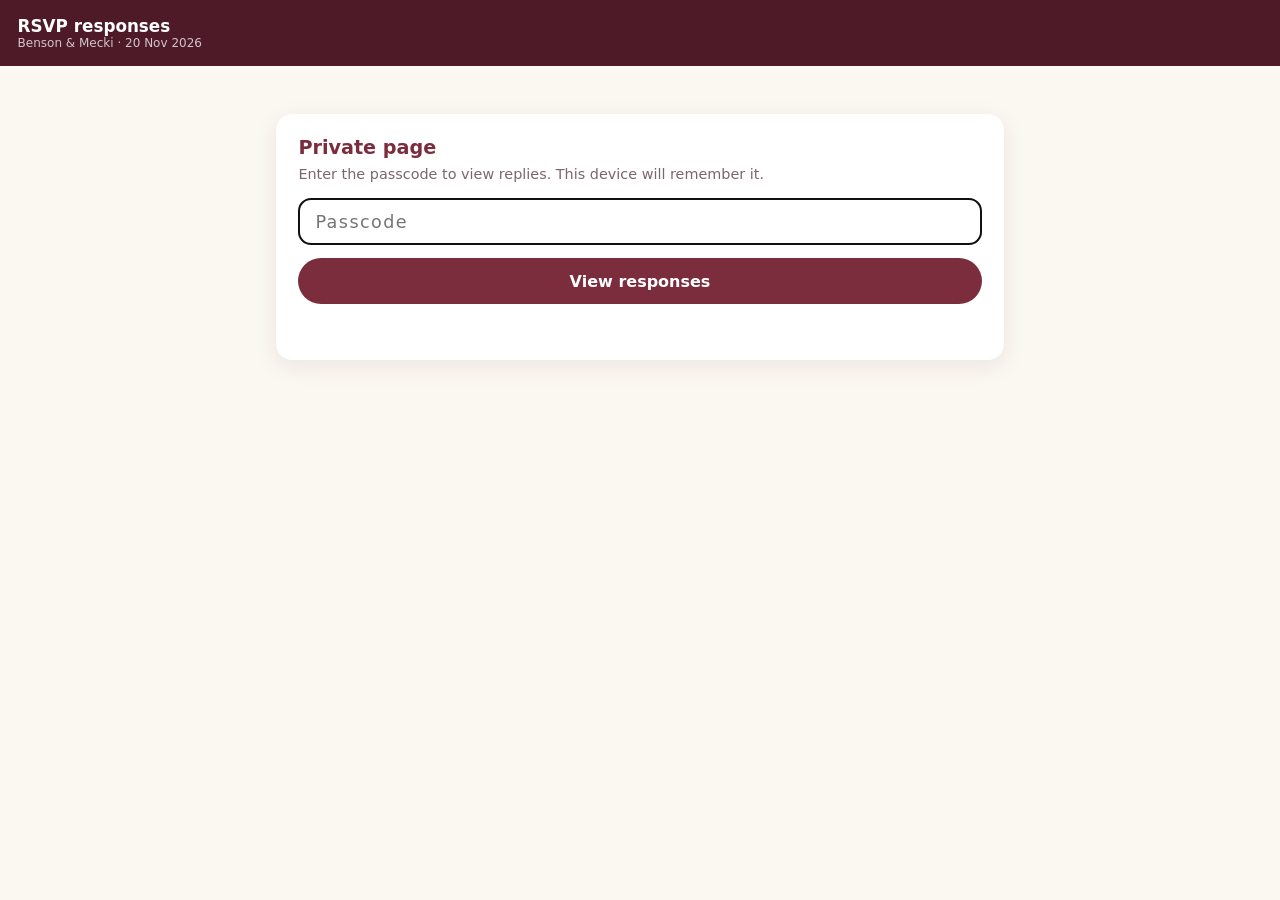
<file: responses/index.html>
<!DOCTYPE html>
<html lang="en">
<head>
  <meta charset="UTF-8" />
  <meta name="viewport" content="width=device-width, initial-scale=1.0, viewport-fit=cover" />
  <meta name="robots" content="noindex, nofollow, noarchive" />
  <meta name="referrer" content="no-referrer" />
  <title>RSVP responses · Benson &amp; Mecki</title>
  <link rel="icon" href="data:," />
  <style>
    :root { --bg:#fbf7f1; --card:#fff; --ink:#3a2a2e; --muted:#7a666b; --burgundy:#7b2d3e; --deep:#4f1a28; --gold:#b99a52; --yes:#2f7d4f; --no:#a33a3a; --maybe:#b07d1a; --line:#eadfd3; }
    * { box-sizing: border-box; }
    body { margin:0; font-family: system-ui, -apple-system, "Segoe UI", Roboto, sans-serif; background:var(--bg); color:var(--ink); -webkit-text-size-adjust:100%; }
    header { background:var(--deep); color:#fff; padding:1rem 1.1rem; position:sticky; top:0; z-index:5; display:flex; align-items:center; justify-content:space-between; gap:.6rem; }
    header h1 { margin:0; font-size:1.05rem; font-weight:600; }
    header small { display:block; opacity:.75; font-weight:400; font-size:.75rem; }
    main { max-width:760px; margin:0 auto; padding:1rem; }
    button, .btn { font:inherit; border:0; border-radius:999px; padding:.6rem 1rem; cursor:pointer; background:var(--burgundy); color:#fff; font-weight:600; font-size:.85rem; }
    .btn--ghost { background:transparent; color:#fff; border:1px solid rgba(255,255,255,.5); }
    .btn--light { background:#fff; color:var(--burgundy); border:1px solid var(--line); }
    .login { background:var(--card); border-radius:16px; padding:1.4rem; margin-top:2rem; box-shadow:0 6px 24px rgba(79,26,40,.08); }
    .login h2 { margin:0 0 .4rem; font-size:1.2rem; color:var(--burgundy); }
    .login p { margin:0 0 1rem; color:var(--muted); font-size:.9rem; }
    .login input { width:100%; font:inherit; font-size:1.1rem; padding:.8rem 1rem; border:1px solid var(--line); border-radius:12px; margin-bottom:.8rem; letter-spacing:.08em; }
    .login button { width:100%; padding:.85rem; font-size:1rem; }
    .err { color:var(--no); font-size:.9rem; min-height:1.2em; margin:.6rem 0 0; }
    .stats { display:grid; grid-template-columns:repeat(2,1fr); gap:.6rem; }
    .stat { background:var(--card); border-radius:14px; padding:.9rem; box-shadow:0 2px 10px rgba(79,26,40,.06); }
    .stat b { display:block; font-size:1.8rem; line-height:1.1; }
    .stat span { font-size:.75rem; text-transform:uppercase; letter-spacing:.08em; color:var(--muted); }
    .stat--big { grid-column:1 / -1; background:var(--burgundy); color:#fff; }
    .stat--big span { color:rgba(255,255,255,.8); }
    .stat--yes b { color:var(--yes); } .stat--no b { color:var(--no); } .stat--maybe b { color:var(--maybe); }
    .toolbar { display:flex; gap:.5rem; flex-wrap:wrap; align-items:center; margin:1.1rem 0 .6rem; }
    .toolbar select, .toolbar input { font:inherit; font-size:.9rem; padding:.55rem .8rem; border:1px solid var(--line); border-radius:999px; background:#fff; }
    .toolbar input { flex:1; min-width:140px; }
    .meta { font-size:.78rem; color:var(--muted); margin:.2rem 0 .8rem; }
    .list { display:flex; flex-direction:column; gap:.6rem; padding:0; margin:0; list-style:none; }
    .item { background:var(--card); border-radius:14px; padding:.9rem 1rem; box-shadow:0 2px 10px rgba(79,26,40,.05); border-left:4px solid var(--line); }
    .item--yes { border-left-color:var(--yes); } .item--no { border-left-color:var(--no); } .item--maybe { border-left-color:var(--maybe); }
    .row1 { display:flex; justify-content:space-between; gap:.6rem; align-items:baseline; }
    .name { font-weight:600; font-size:1.02rem; word-break:break-word; }
    .pill { font-size:.72rem; font-weight:700; text-transform:uppercase; letter-spacing:.06em; padding:.2rem .55rem; border-radius:999px; white-space:nowrap; }
    .pill--yes { background:#e3f2e8; color:var(--yes); } .pill--no { background:#f7e3e3; color:var(--no); } .pill--maybe { background:#f8eed8; color:var(--maybe); }
    .details { font-size:.88rem; color:var(--muted); margin-top:.35rem; display:flex; flex-wrap:wrap; gap:.3rem 1rem; }
    .details a { color:var(--burgundy); }
    .msg { margin:.5rem 0 0; font-size:.92rem; background:var(--bg); border-radius:10px; padding:.55rem .7rem; white-space:pre-wrap; word-break:break-word; }
    .row2 { display:flex; justify-content:flex-end; margin-top:.55rem; }
    .del { background:transparent; color:var(--no); border:1px solid #e6c4c4; padding:.35rem .8rem; font-size:.78rem; }
    .del:disabled { opacity:.5; }
    .danger-zone { margin:2rem 0 1rem; padding:1rem; border:1px dashed #e0b4b4; border-radius:14px; text-align:center; }
    .danger-zone p { margin:0 0 .7rem; font-size:.82rem; color:var(--muted); }
    .btn--danger { background:var(--no); color:#fff; }
    .toast { position:fixed; left:50%; bottom:1.2rem; transform:translateX(-50%); background:var(--deep); color:#fff; padding:.6rem 1rem; border-radius:999px; font-size:.85rem; z-index:10; box-shadow:0 6px 20px rgba(0,0,0,.2); }
    .empty { text-align:center; color:var(--muted); padding:2rem 1rem; }
    [hidden] { display:none !important; }
  </style>
</head>
<body>
  <header>
    <h1>RSVP responses <small>Benson &amp; Mecki · 20 Nov 2026</small></h1>
    <button class="btn btn--ghost" id="logoutBtn" type="button" hidden>Lock</button>
  </header>

  <main>
    <section class="login" id="loginView" hidden>
      <h2>Private page</h2>
      <p>Enter the passcode to view replies. This device will remember it.</p>
      <form id="loginForm" autocomplete="off">
        <input id="passInput" type="password" inputmode="text" autocapitalize="off" autocorrect="off" spellcheck="false" placeholder="Passcode" required maxlength="100" />
        <button type="submit" id="loginBtn">View responses</button>
        <p class="err" id="loginErr" role="alert"></p>
      </form>
    </section>

    <section id="dataView" hidden>
      <div class="stats">
        <div class="stat stat--big"><b id="sGuests">0</b><span>Guests attending (Yes)</span></div>
        <div class="stat stat--yes"><b id="sYes">0</b><span>Yes</span></div>
        <div class="stat stat--no"><b id="sNo">0</b><span>No</span></div>
        <div class="stat stat--maybe"><b id="sMaybe">0</b><span>Maybe · <i id="sMaybeGuests">0</i> guests</span></div>
        <div class="stat"><b id="sTotal">0</b><span>Total replies</span></div>
      </div>

      <div class="toolbar">
        <input id="search" type="search" placeholder="Search name, phone, message" />
        <select id="filter" aria-label="Filter">
          <option value="all">All</option>
          <option value="yes">Yes</option>
          <option value="no">No</option>
          <option value="maybe">Maybe</option>
        </select>
        <button class="btn btn--light" id="refreshBtn" type="button">Refresh</button>
        <button id="csvBtn" type="button">Download CSV</button>
      </div>
      <p class="meta" id="meta"></p>
      <ul class="list" id="list"></ul>
      <p class="empty" id="empty" hidden>No responses yet.</p>

      <div class="danger-zone" id="dangerZone" hidden>
        <p>Remove every reply permanently. This cannot be undone.</p>
        <button class="btn--danger" id="clearBtn" type="button">Clear all replies</button>
      </div>
    </section>
    <div class="toast" id="toast" role="status" aria-live="polite" hidden></div>
  </main>

  <script>
  (function () {
    // Public, insert/RPC-only key. Reading replies requires the passcode, which is checked server-side.
    var SUPABASE_URL = "https://aukotwzggfpmepbkglro.supabase.co";
    var ANON_KEY = "eyJhbGciOiJIUzI1NiIsInR5cCI6IkpXVCJ9.eyJpc3MiOiJzdXBhYmFzZSIsInJlZiI6ImF1a290d3pnZ2ZwbWVwYmtnbHJvIiwicm9sZSI6ImFub24iLCJpYXQiOjE3OTAzNjQ4MzgsImV4cCI6MjEwNTk0MDgzOH0.iF8vSE1s4gpQxxBQOytzZJ2o02tfHlaKyL_nc2lbzmM";
    var STORE_KEY = "bm_rsvp_viewer_pass";

    var $ = function (id) { return document.getElementById(id); };
    var rows = [];

    var fmt = new Intl.DateTimeFormat("en-MY", {
      timeZone: "Asia/Kuala_Lumpur", day: "numeric", month: "short", year: "numeric",
      hour: "numeric", minute: "2-digit", hour12: true
    });
    function myt(iso) { try { return fmt.format(new Date(iso)) + " MYT"; } catch (e) { return iso; } }
    function label(a) { return a === "yes" ? "Yes" : a === "no" ? "No" : a === "maybe" ? "Maybe" : a; }

    function el(tag, cls, text) {
      var e = document.createElement(tag);
      if (cls) e.className = cls;
      if (text != null) e.textContent = text;
      return e;
    }

    function showLogin(msg) {
      $("dataView").hidden = true; $("logoutBtn").hidden = true;
      $("loginView").hidden = false; $("loginErr").textContent = msg || "";
      $("passInput").value = ""; setTimeout(function () { $("passInput").focus(); }, 50);
    }

    async function load(pass, fromLogin) {
      var btn = fromLogin ? $("loginBtn") : $("refreshBtn");
      var prev = btn.textContent; btn.disabled = true; btn.textContent = "Loading…";
      try {
        var res = await fetch(SUPABASE_URL + "/rest/v1/rpc/get_wedding_rsvps", {
          method: "POST",
          headers: { "Content-Type": "application/json", apikey: ANON_KEY, Authorization: "Bearer " + ANON_KEY },
          body: JSON.stringify({ passcode: pass })
        });
        var data = await res.json();
        if (!res.ok) throw new Error((data && data.message) || ("HTTP " + res.status));
        if (data && data.error) {
          localStorage.removeItem(STORE_KEY);
          showLogin(data.error === "locked" ? "Too many wrong attempts. Please wait 10 minutes." : "Incorrect passcode.");
          return;
        }
        localStorage.setItem(STORE_KEY, pass);
        render(data);
      } catch (err) {
        console.error(err);
        if (fromLogin) $("loginErr").textContent = "Could not connect. Please try again.";
        else $("meta").textContent = "Could not refresh. Check your connection.";
      } finally {
        btn.disabled = false; btn.textContent = prev;
      }
    }

    async function rpc(fn, body) {
      var res = await fetch(SUPABASE_URL + "/rest/v1/rpc/" + fn, {
        method: "POST",
        headers: { "Content-Type": "application/json", apikey: ANON_KEY, Authorization: "Bearer " + ANON_KEY },
        body: JSON.stringify(body)
      });
      var data = await res.json().catch(function () { return null; });
      if (!res.ok) throw new Error((data && data.message) || ("HTTP " + res.status));
      return data;
    }

    var toastTimer;
    function toast(msg) {
      var t = $("toast"); t.textContent = msg; t.hidden = false;
      clearTimeout(toastTimer); toastTimer = setTimeout(function () { t.hidden = true; }, 3000);
    }

    function handleAuthError(data) {
      if (data && data.error && data.error !== "confirm") {
        localStorage.removeItem(STORE_KEY);
        showLogin(data.error === "locked" ? "Too many wrong attempts. Please wait 10 minutes." : "Passcode changed or incorrect. Please enter it again.");
        return true;
      }
      return false;
    }

    async function deleteOne(r, btn) {
      var who = r.name + " (" + label(r.attendance) + ", " + r.guest_count + " guest" + (r.guest_count === 1 ? "" : "s") + ")";
      if (!confirm("Delete this reply?\n\n" + who + "\n\nThis cannot be undone.")) return;
      var pass = localStorage.getItem(STORE_KEY); if (!pass) { showLogin(); return; }
      btn.disabled = true; btn.textContent = "Deleting…";
      try {
        var data = await rpc("delete_wedding_rsvp", { passcode: pass, rsvp_id: r.id });
        if (handleAuthError(data)) return;
        toast(data && data.deleted ? "Reply deleted." : "Reply was already removed.");
        await load(pass, false);
      } catch (err) {
        console.error(err); toast("Could not delete. Please try again.");
        btn.disabled = false; btn.textContent = "Delete";
      }
    }

    async function clearAll() {
      if (!rows.length) { toast("There are no replies to clear."); return; }
      if (!confirm("Clear ALL " + rows.length + " replies? This cannot be undone.")) return;
      var typed = prompt("To confirm, type DELETE (in capitals):");
      if (typed === null) return;
      if (typed.trim() !== "DELETE") { toast("Not cleared — you must type DELETE exactly."); return; }
      var pass = localStorage.getItem(STORE_KEY); if (!pass) { showLogin(); return; }
      var btn = $("clearBtn"); btn.disabled = true; btn.textContent = "Clearing…";
      try {
        var data = await rpc("clear_wedding_rsvps", { passcode: pass, confirm: "DELETE" });
        if (handleAuthError(data)) return;
        if (data && data.error === "confirm") { toast("Not cleared."); return; }
        toast("Cleared " + ((data && data.deleted) || 0) + " replies.");
        await load(pass, false);
      } catch (err) {
        console.error(err); toast("Could not clear. Please try again.");
      } finally {
        btn.disabled = false; btn.textContent = "Clear all replies";
      }
    }

    function render(data) {
      var t = data.totals || {};
      $("sGuests").textContent = t.guests_attending || 0;
      $("sYes").textContent = t.yes || 0;
      $("sNo").textContent = t.no || 0;
      $("sMaybe").textContent = t.maybe || 0;
      $("sMaybeGuests").textContent = t.guests_maybe || 0;
      $("sTotal").textContent = t.responses || 0;
      rows = data.rows || [];
      $("loginView").hidden = true; $("dataView").hidden = false; $("logoutBtn").hidden = false;
      $("dangerZone").hidden = rows.length === 0;
      $("meta").textContent = "Updated " + myt(new Date().toISOString()) + " · newest first";
      drawList();
    }

    function drawList() {
      var q = $("search").value.trim().toLowerCase();
      var f = $("filter").value;
      var list = $("list"); list.innerHTML = "";
      var shown = rows.filter(function (r) {
        if (f !== "all" && r.attendance !== f) return false;
        if (!q) return true;
        return [r.name, r.phone, r.message].join(" ").toLowerCase().indexOf(q) !== -1;
      });
      shown.forEach(function (r) {
        var li = el("li", "item item--" + r.attendance);
        var row1 = el("div", "row1");
        row1.appendChild(el("span", "name", r.name));
        row1.appendChild(el("span", "pill pill--" + r.attendance, label(r.attendance)));
        li.appendChild(row1);
        var d = el("div", "details");
        d.appendChild(el("span", null, "Guests: " + r.guest_count));
        if (r.phone) {
          var a = el("a", null, r.phone);
          a.href = "tel:" + String(r.phone).replace(/[^0-9+]/g, "");
          var ps = el("span", null, "Phone: "); ps.appendChild(a); d.appendChild(ps);
        }
        d.appendChild(el("span", null, myt(r.created_at)));
        li.appendChild(d);
        if (r.message) li.appendChild(el("p", "msg", r.message));
        var row2 = el("div", "row2");
        var del = el("button", "del", "Delete"); del.type = "button";
        del.setAttribute("aria-label", "Delete reply from " + r.name);
        del.addEventListener("click", function () { deleteOne(r, del); });
        row2.appendChild(del); li.appendChild(row2);
        list.appendChild(li);
      });
      $("empty").hidden = shown.length > 0;
      $("empty").textContent = rows.length ? "No matches." : "No responses yet.";
    }

    function csvCell(v) {
      var s = v == null ? "" : String(v);
      if (/^[=+\-@\t\r]/.test(s)) s = "'" + s;          // avoid spreadsheet formula injection
      return '"' + s.replace(/"/g, '""') + '"';
    }
    function downloadCsv() {
      var head = ["Time (MYT)", "Name", "Attendance", "Guests", "Phone", "Message"];
      var lines = [head.map(csvCell).join(",")];
      rows.forEach(function (r) {
        lines.push([myt(r.created_at), r.name, label(r.attendance), r.guest_count, r.phone, r.message].map(csvCell).join(","));
      });
      var blob = new Blob(["\ufeff" + lines.join("\r\n")], { type: "text/csv;charset=utf-8" });
      var a = document.createElement("a");
      a.href = URL.createObjectURL(blob);
      a.download = "wedding-rsvp-" + new Intl.DateTimeFormat("en-CA", { timeZone: "Asia/Kuala_Lumpur" }).format(new Date()) + ".csv";
      document.body.appendChild(a); a.click(); a.remove();
      setTimeout(function () { URL.revokeObjectURL(a.href); }, 1000);
    }

    $("loginForm").addEventListener("submit", function (e) {
      e.preventDefault();
      var p = $("passInput").value.trim();
      if (p) load(p, true);
    });
    $("refreshBtn").addEventListener("click", function () {
      var p = localStorage.getItem(STORE_KEY); if (p) load(p, false); else showLogin();
    });
    $("logoutBtn").addEventListener("click", function () { localStorage.removeItem(STORE_KEY); rows = []; showLogin(); });
    $("search").addEventListener("input", drawList);
    $("filter").addEventListener("change", drawList);
    $("csvBtn").addEventListener("click", downloadCsv);
    $("clearBtn").addEventListener("click", clearAll);

    var saved = localStorage.getItem(STORE_KEY);
    if (saved) { $("loginView").hidden = true; load(saved, false).then(function () { if ($("dataView").hidden && $("loginView").hidden) showLogin(); }); }
    else showLogin();
  })();
  </script>
</body>
</html>
</file>
<file: styles.css>
/* Benson & Mecki — wedding invitation (mobile-first)
   Structure inspired by modern single-page wedding sites: full-bleed hero,
   short bilingual intro, photo chapters, carousel, icon timeline, map, calendar. */

:root {
  --ivory: #fbf7f1;
  --sand: #f3ebe0;
  --blush: #ecd9d3;
  --burgundy: #7b2d3e;
  --burgundy-deep: #4f1a28;
  --rose: #a84b5d;
  --gold: #b99a52;
  --gold-soft: #d8c28a;
  --text: #3a2a2e;
  --muted: #6e5a5f;
  --serif: "Cormorant Garamond", "Times New Roman", serif;
  --sans: "Jost", system-ui, -apple-system, "Segoe UI", sans-serif;
  --script: "Great Vibes", cursive;
  --cn: "Noto Serif SC", "Songti SC", "Cormorant Garamond", serif;
  --ease: cubic-bezier(0.22, 1, 0.36, 1);
  --gutter: 1.5rem;
}

*, *::before, *::after { box-sizing: border-box; }
html { scroll-behavior: smooth; -webkit-text-size-adjust: 100%; }
body {
  margin: 0;
  font-family: var(--serif);
  font-size: 1.15rem;
  line-height: 1.6;
  color: var(--text);
  background: var(--ivory);
  overflow-x: hidden;
}
img { display: block; max-width: 100%; height: auto; }
a { color: inherit; }
[lang="zh-Hans"] { font-family: var(--cn); }
[hidden] { display: none !important; }

/* ---------- scroll reveal ---------- */
.js .reveal { opacity: 0; transform: translateY(26px); transition: opacity 0.9s var(--ease), transform 0.9s var(--ease); }
.js .reveal.in { opacity: 1; transform: none; }

/* ---------- shared type ---------- */
.section { padding: 4.5rem var(--gutter); text-align: center; }
.section__inner { max-width: 640px; margin: 0 auto; }
.eyebrow {
  margin: 0 0 0.9rem;
  font-family: var(--sans);
  font-size: 0.72rem;
  font-weight: 400;
  letter-spacing: 0.3em;
  text-transform: uppercase;
  color: var(--rose);
}
.eyebrow [lang] { letter-spacing: 0.15em; text-transform: none; white-space: nowrap; }
.title {
  margin: 0;
  font-family: var(--serif);
  font-weight: 500;
  font-size: clamp(2.1rem, 8vw, 3rem);
  line-height: 1.12;
  color: var(--burgundy);
}
.title-cn { margin: 0.35rem 0 0; font-size: 1.15rem; letter-spacing: 0.25em; color: var(--muted); }
.rule { display: block; width: 56px; height: 1px; margin: 1.5rem auto; background: var(--gold); }
.lead { margin: 0 auto 0.4rem; max-width: 30ch; font-size: 1.3rem; color: var(--text); }
.lead--cn { font-size: 1.05rem; color: var(--muted); letter-spacing: 0.06em; }
/* Chinese lines: wrap at punctuation/spaces instead of leaving one orphan character */
.lead--cn { word-break: keep-all; overflow-wrap: anywhere; }

.btn {
  display: inline-block;
  padding: 0.85rem 1.7rem;
  border-radius: 999px;
  border: 1px solid var(--burgundy);
  font-family: var(--sans);
  font-size: 0.78rem;
  font-weight: 400;
  letter-spacing: 0.2em;
  text-transform: uppercase;
  text-decoration: none;
  transition: background 0.3s, color 0.3s, transform 0.3s var(--ease);
}
.btn--solid { background: var(--burgundy); color: #fff; }
.btn--solid:hover { background: var(--burgundy-deep); transform: translateY(-2px); }
.btn--line { background: transparent; color: var(--burgundy); }
.btn--line:hover { background: var(--burgundy); color: #fff; transform: translateY(-2px); }
.btn [lang] { letter-spacing: 0.1em; text-transform: none; margin-left: 0.35em; white-space: nowrap; }

/* ---------- top bar + menu ---------- */
.topbar {
  position: fixed; inset: 0 0 auto 0; z-index: 50;
  display: flex; align-items: center; justify-content: space-between;
  padding: 0.9rem var(--gutter);
  color: #fff;
  transition: background 0.4s, color 0.4s, box-shadow 0.4s;
}
.topbar.is-solid { background: rgba(251, 247, 241, 0.94); backdrop-filter: blur(10px); -webkit-backdrop-filter: blur(10px); color: var(--burgundy); box-shadow: 0 1px 0 rgba(123,45,62,0.1); }
.topbar__mark { font-family: var(--script); font-size: 1.7rem; text-decoration: none; line-height: 1; }
.topbar__mark span { font-size: 1.2rem; opacity: 0.8; margin: 0 0.1em; }
.topbar__menu { width: 42px; height: 42px; background: none; border: 0; padding: 0; cursor: pointer; display: flex; flex-direction: column; justify-content: center; gap: 7px; align-items: center; color: inherit; }
.topbar__menu span { display: block; width: 24px; height: 1.5px; background: currentColor; transition: transform 0.3s var(--ease); }
.topbar__menu[aria-expanded="true"] span:first-child { transform: translateY(4.25px) rotate(45deg); }
.topbar__menu[aria-expanded="true"] span:last-child { transform: translateY(-4.25px) rotate(-45deg); }

.menu {
  position: fixed; inset: 0; z-index: 40;
  display: flex; flex-direction: column; justify-content: center; align-items: center; gap: 1.4rem;
  background: var(--burgundy-deep); color: #fff;
}
.menu[hidden] { display: none; }
.menu a { text-decoration: none; font-size: 1.7rem; text-align: center; }
.menu a em { display: block; font-family: var(--cn); font-style: normal; font-size: 0.85rem; letter-spacing: 0.25em; color: var(--gold-soft); }
body.menu-open { overflow: hidden; }
body.menu-open .topbar { background: transparent; color: #fff; box-shadow: none; backdrop-filter: none; }

/* ---------- hero ---------- */
.hero {
  /* mobile rings photo geometry; --rb (text block height) and --rw/--side are refined by script.js */
  --rw: max(100vw, 470px); --rh: calc(var(--rw) * 0.9035); --rb: 296px; --side: -20px;
  position: relative;
  min-height: 100vh;
  min-height: max(100svh, 720px);
  display: flex; flex-direction: column; justify-content: flex-end; align-items: center;
  background: var(--burgundy-deep);
  color: #fff; text-align: center;
  overflow: hidden;
}
.hero__photo {
  position: absolute; inset: 0;
  background-color: var(--burgundy-deep);
  background-image: url("assets/photos/hero-rings.jpg");
  background-repeat: no-repeat;
  /* mobile: rings sit just above the names/date block (text is bottom-anchored, ~290px tall) */
  background-size: var(--rw) auto;
  background-position: center bottom var(--rb);
  animation: kenburns 18s ease-out both;
}
@keyframes kenburns { from { transform: scale(1.06); } to { transform: scale(1); } }
.hero__shade {
  position: absolute; inset: 0;
  /* light rings photo: soft top tint for the logo/menu; burgundy above the photo fading in at its top edge;
     clear rings; burgundy again right where the photo ends, under the names/date */
  background:
    linear-gradient(180deg, rgba(40,12,20,0.35) 0%, rgba(40,12,20,0) 9%),
    linear-gradient(90deg, var(--burgundy-deep) 0%, var(--burgundy-deep) var(--side), rgba(79,26,40,0) calc(var(--side) + 20px), rgba(79,26,40,0) calc(100% - var(--side) - 20px), var(--burgundy-deep) calc(100% - var(--side)), var(--burgundy-deep) 100%),
    linear-gradient(180deg, var(--burgundy-deep) 0%, var(--burgundy-deep) calc(100% - var(--rb) - var(--rh)), rgba(79,26,40,0) calc(100% - var(--rb) - var(--rh) + 36px), rgba(79,26,40,0) calc(100% - var(--rb) - var(--rh) * 0.16), rgba(79,26,40,0.9) calc(100% - var(--rb) - var(--rh) * 0.03), var(--burgundy-deep) calc(100% - var(--rb)), var(--burgundy-deep) 100%);
}
.hero__text { position: relative; z-index: 1; width: 100%; padding: 0 var(--gutter) 4.5rem; }
.hero__date { margin: 0; font-family: var(--sans); font-size: 0.8rem; font-weight: 300; letter-spacing: 0.45em; padding-left: 0.45em; color: var(--gold-soft); }
.hero__day { margin: 0.3rem 0 0.2rem; font-family: var(--sans); font-size: 0.72rem; letter-spacing: 0.25em; text-transform: uppercase; opacity: 0.85; }
.hero__day [lang] { letter-spacing: 0.12em; text-transform: none; }
.hero__names { margin: 0; font-family: var(--script); font-weight: 400; font-size: clamp(3.2rem, 15vw, 4.6rem); line-height: 1.15; }
.hero__names span { color: var(--gold-soft); font-size: 0.7em; margin: 0 0.05em; }
.hero__sub { margin: 0 0 1.5rem; font-family: var(--sans); font-size: 0.72rem; letter-spacing: 0.3em; text-transform: uppercase; opacity: 0.85; }
.hero__sub [lang] { letter-spacing: 0.15em; text-transform: none; margin-left: 0.4em; }
.hero__scroll { position: absolute; z-index: 1; bottom: 1.2rem; left: 50%; width: 22px; height: 36px; margin-left: -11px; border: 1.5px solid rgba(255,255,255,0.6); border-radius: 12px; }
.hero__scroll span { position: absolute; top: 7px; left: 50%; width: 3px; height: 7px; margin-left: -1.5px; border-radius: 2px; background: #fff; animation: scrollcue 1.8s ease-in-out infinite; }
@keyframes scrollcue { 0% { opacity: 0; transform: translateY(0); } 40% { opacity: 1; } 100% { opacity: 0; transform: translateY(10px); } }

.countdown { display: flex; justify-content: center; gap: 0.6rem; }
.countdown__unit {
  min-width: 66px; padding: 0.65rem 0.4rem;
  display: flex; flex-direction: column; align-items: center;
  border: 1px solid rgba(255,255,255,0.28); border-radius: 12px;
  background: rgba(255,255,255,0.09);
}
.countdown__num { font-size: 1.6rem; font-weight: 500; line-height: 1.1; font-variant-numeric: tabular-nums; }
.countdown__label { font-family: var(--sans); font-size: 0.6rem; letter-spacing: 0.2em; text-transform: uppercase; opacity: 0.8; }

/* ---------- intro + story ---------- */
.intro { background: var(--ivory); }
.intro__cta { margin-top: 2rem; display: flex; gap: 0.8rem; justify-content: center; flex-wrap: wrap; }
.story { background: var(--sand); padding-top: 4rem; padding-bottom: 4rem; }

.more { margin-top: 1.4rem; }
.more summary {
  list-style: none; cursor: pointer; display: inline-block;
  font-family: var(--sans); font-size: 0.74rem; letter-spacing: 0.22em; text-transform: uppercase; color: var(--burgundy);
  border-bottom: 1px solid var(--gold); padding-bottom: 0.2rem;
}
.more summary::-webkit-details-marker { display: none; }
.more summary i { font-style: normal; letter-spacing: 0.1em; text-transform: none; margin-left: 0.3em; }
.more .more__close { display: none; }
.more[open] .more__open { display: none; }
.more[open] .more__close { display: inline; }
.more__body { margin-top: 1.4rem; text-align: left; color: var(--muted); font-size: 1.1rem; animation: fadein 0.6s var(--ease); }
.more__body p { margin: 0 0 0.9rem; text-wrap: pretty; }
.more__body p[lang] { word-break: keep-all; overflow-wrap: anywhere; }
@keyframes fadein { from { opacity: 0; transform: translateY(8px); } to { opacity: 1; transform: none; } }

/* ---------- love story: five chapters (vertical) ---------- */
.chapters { background: var(--burgundy-deep); color: #fff; padding: 3.5rem 0 4rem; }
.chapter { position: relative; max-width: 560px; margin: 0 auto; padding: 0 var(--gutter); text-align: center; }
/* thin gold thread between chapters */
.chapter + .chapter { margin-top: 1.4rem; padding-top: 4.2rem; }
.chapter + .chapter::before { content: ""; position: absolute; top: 0; left: 50%; width: 1px; height: 2.8rem; background: linear-gradient(rgba(216,194,138,0), var(--gold-soft)); }
.chapter__head { margin-bottom: 1.5rem; }
.chapter__no { margin: 0; font-family: var(--sans); font-size: 0.74rem; letter-spacing: 0.4em; padding-left: 0.4em; color: var(--gold-soft); }
.chapter h3 { margin: 0.35rem 0 0; font-weight: 500; font-size: 1.95rem; line-height: 1.2; }
.chapter h3 [lang] { display: block; font-size: 1rem; letter-spacing: 0.3em; padding-left: 0.3em; color: var(--gold-soft); margin-top: 0.3rem; font-weight: 400; }
.chapter__img { margin: 0; }
.chapter__img img { width: 100%; border-radius: 14px; box-shadow: 0 18px 40px rgba(0,0,0,0.35); }
.chapter__img--tall img { max-width: 420px; margin: 0 auto; }
.chapter__img--more { margin-top: 1.2rem; }
.chapter__text { padding-top: 1.5rem; }
.chapter__text p { margin: 0 auto 0.45rem; max-width: 30ch; font-size: 1.15rem; line-height: 1.5; opacity: 0.94; text-wrap: balance; }
.chapter__text p[lang] { max-width: 22em; font-size: 1rem; opacity: 0.8; letter-spacing: 0.05em; line-height: 1.7; }
/* Chinese phrases stay whole; lines break only between phrases (after the comma) */
.ph { display: inline-block; white-space: nowrap; text-wrap: nowrap; }
.chapter__verse .ph { display: block; }

.chapter__gallery { margin: 0 calc(var(--gutter) * -1); }
.carousel {
  display: flex; gap: 0.8rem;
  overflow-x: auto; scroll-snap-type: x mandatory; -webkit-overflow-scrolling: touch;
  padding: 0 calc((100% - min(78vw, 360px)) / 2) 0.5rem;
  scrollbar-width: none;
}
.carousel::-webkit-scrollbar { display: none; }
.carousel:focus-visible { outline: 1px solid var(--gold-soft); outline-offset: 4px; }
.carousel__slide { flex: 0 0 min(78vw, 360px); margin: 0; scroll-snap-align: center; }
.carousel__slide img { width: 100%; aspect-ratio: 4 / 5; object-fit: cover; border-radius: 14px; box-shadow: 0 14px 30px rgba(0,0,0,0.32); }
.carousel__dots { display: flex; justify-content: center; gap: 8px; margin-top: 1rem; }
.carousel__dots i { width: 7px; height: 7px; border-radius: 50%; background: var(--gold-soft); opacity: 0.4; transition: all 0.3s; }
.carousel__dots i.on { opacity: 1; transform: scale(1.25); }
/* Little Adventures on wide screens: wrap into rows of three (3 + 3) */
@media (min-width: 900px) {
  .chapter--wide .carousel { flex-wrap: wrap; row-gap: 1.4rem; }
  .chapter--wide .carousel__slide { flex: 0 0 calc((100% - 1.6rem) / 3); max-width: 300px; }
}

.chapter--finale .chapter__text { padding-top: 0; }
.chapter__date { margin-bottom: 1.1rem !important; font-family: var(--sans); font-size: 0.9rem !important; font-weight: 300; letter-spacing: 0.45em; padding-left: 0.45em; color: var(--gold-soft); opacity: 1 !important; }
.chapter--finale .btn { margin-top: 1.6rem; }
.btn--gold { background: transparent; color: var(--gold-soft); border-color: var(--gold-soft); }
.btn--gold:hover { background: var(--gold-soft); color: var(--burgundy-deep); transform: translateY(-2px); }

/* ---------- timeline ---------- */
.timeline-section { background: var(--ivory); }
.tl__date { margin: 1.2rem 0 0; font-family: var(--sans); font-size: 0.78rem; letter-spacing: 0.18em; text-transform: uppercase; color: var(--muted); }
.tl__date [lang] { letter-spacing: 0.08em; text-transform: none; }
.tl { list-style: none; margin: 0 auto; padding: 0; max-width: 460px; position: relative; text-align: left; }
.tl::before { content: ""; position: absolute; left: 28px; top: 14px; bottom: 14px; width: 1px; background: linear-gradient(var(--gold), var(--gold-soft)); }
.tl__item { position: relative; display: flex; gap: 1.2rem; padding-bottom: 2rem; }
.tl__item:last-child { padding-bottom: 0; }
.tl__icon { position: relative; z-index: 1; flex: 0 0 56px; height: 56px; border-radius: 50%; display: grid; place-items: center; background: #fff; border: 1px solid var(--gold-soft); color: var(--burgundy); box-shadow: 0 6px 18px rgba(123,45,62,0.1); }
.tl__time { margin: 0.1rem 0 0; font-family: var(--sans); font-size: 0.74rem; letter-spacing: 0.22em; text-transform: uppercase; color: var(--rose); }
.tl__title { margin: 0.15rem 0 0; font-weight: 500; font-size: 1.45rem; line-height: 1.2; color: var(--burgundy); }
.tl__cn { margin: 0.15rem 0 0; font-size: 0.98rem; color: var(--muted); letter-spacing: 0.08em; }
.tl__welcome { margin: 0.9rem auto 2.4rem; max-width: 30ch; text-wrap: balance; font-size: 1.08rem; font-style: italic; color: var(--muted); line-height: 1.5; }
.tl__welcome [lang] { word-break: keep-all; font-style: normal; font-size: 0.92rem; letter-spacing: 0.06em; }

/* ---------- guest treats (continues the timeline) ---------- */
.treats { background: var(--ivory); padding-top: 0.5rem; }
.treats__rule { margin: 0 auto 2.2rem; }
.treats .eyebrow [lang] { display: inline-block; }
.treats__group { margin-top: 2rem; }
.treats__time { margin: 0 0 1.2rem; font-family: var(--sans); font-size: 0.74rem; letter-spacing: 0.22em; text-transform: uppercase; color: var(--rose); }
.treats__time [lang] { display: block; margin-top: 0.2rem; letter-spacing: 0.1em; text-transform: none; color: var(--muted); }
.treats__list { list-style: none; margin: 0 auto; padding: 0; max-width: 460px; display: grid; grid-template-columns: repeat(3, minmax(0, 1fr)); gap: 1.4rem 0.6rem; }
.treats__list--one { grid-template-columns: minmax(0, 1fr); max-width: 220px; }
.treat { display: flex; flex-direction: column; align-items: center; }
.treat__icon { width: 56px; margin-bottom: 0.7rem; }
.treat__name { margin: 0; font-weight: 500; font-size: 1.2rem; line-height: 1.2; color: var(--burgundy); text-wrap: balance; }
.treat__cn { margin: 0.25rem 0 0; font-size: 0.92rem; color: var(--muted); letter-spacing: 0.08em; }
.treats__note { margin: 2.6rem auto 0; max-width: 30ch; text-wrap: balance; font-size: 1.15rem; font-style: italic; line-height: 1.5; color: var(--text); }
.treats__note [lang] { display: inline-block; word-break: keep-all; overflow-wrap: anywhere; margin-top: 0.4rem; font-style: normal; font-size: 0.95rem; letter-spacing: 0.06em; color: var(--muted); }

/* ---------- location ---------- */
.location { background: var(--sand); padding-bottom: 0; }
.location__pin { color: var(--burgundy); margin-bottom: 0.4rem; }
.location__name { margin: 0; font-weight: 500; font-size: 1.8rem; color: var(--burgundy); }
.location__address { margin: 0.5rem 0 1.6rem; color: var(--muted); }
.location__buttons { display: flex; gap: 0.8rem; justify-content: center; flex-wrap: wrap; }
.map { margin: 3rem calc(var(--gutter) * -1) 0; height: 260px; background: var(--blush); }
.map iframe { width: 100%; height: 100%; border: 0; filter: saturate(0.85); }

/* ---------- dress code ---------- */
.dresscode { background: var(--ivory); }
.dc__tagline { margin: 0 auto; max-width: 40rem; text-wrap: balance; font-size: 1.1rem; font-style: italic; line-height: 1.5; color: var(--text); }
.dc__one { margin: 0 auto 1.4rem; max-width: 26rem; font-size: 1.12rem; line-height: 1.5; color: var(--text); text-wrap: balance; }
.dc__one [lang] { display: inline-block; margin-top: 0.3rem; font-size: 0.95rem; letter-spacing: 0.04em; color: var(--muted); }
.dc__nw { white-space: nowrap; }
.dc__tagline [lang], .dc__tones [lang] { display: inline-block; margin-top: 0.3rem; word-break: keep-all; font-style: normal; font-size: 0.92rem; letter-spacing: 0.06em; color: var(--muted); }
.dc__palette { list-style: none; margin: 2.2rem auto 0; padding: 0; max-width: 460px; display: grid; grid-template-columns: repeat(4, minmax(0, 1fr)); gap: 0 0.25rem; }
.dc__colour { display: flex; flex-direction: column; align-items: center; }
.dc__swatch { width: 58px; height: 58px; border-radius: 50%; background: var(--swatch); border: 3px solid #fff; box-shadow: 0 0 0 1px var(--gold-soft), 0 6px 16px rgba(79,26,40,0.14); margin-bottom: 0.7rem; }
.dc__name { font-family: var(--sans); font-size: 0.66rem; letter-spacing: 0.08em; text-transform: uppercase; line-height: 1.4; color: var(--burgundy); text-wrap: balance; white-space: nowrap; }
@media (max-width: 379px) { .dc__name { white-space: normal; min-height: 2.8em; } }
.dc__cn { margin-top: 0.2rem; font-size: 0.88rem; letter-spacing: 0.08em; color: var(--muted); }
.dc__tones { margin: 1.6rem auto 0; max-width: 24rem; font-family: var(--sans); font-size: 0.86rem; letter-spacing: 0.04em; line-height: 1.6; color: var(--rose); text-wrap: balance; }
.dc__tones [lang] { font-family: var(--cn); text-transform: none; }
.dc__guide { margin: 2.4rem auto 0; max-width: 520px; display: grid; gap: 1rem; }
.dc__card { padding: 1.4rem 1.2rem 1.3rem; border: 1px solid var(--gold-soft); border-radius: 14px; background: #fff; box-shadow: 0 8px 22px rgba(123,45,62,0.07); }
.dc__who { margin: 0 0 0.5rem; font-family: var(--sans); font-weight: 400; font-size: 0.74rem; letter-spacing: 0.24em; text-transform: uppercase; color: var(--rose); }
.dc__who [lang] { margin-left: 0.4em; letter-spacing: 0.12em; color: var(--muted); }
.dc__card p { margin: 0; font-size: 1.2rem; line-height: 1.35; color: var(--burgundy); text-wrap: balance; }
.dc__card .dc__card-cn { margin-top: 0.3rem; font-size: 0.95rem; letter-spacing: 0.06em; color: var(--muted); word-break: keep-all; overflow-wrap: anywhere; }
.dc__notes { margin: 2.4rem auto 0; max-width: 520px; display: grid; gap: 1rem; text-align: left; }
.dc__list { padding: 1.3rem 1.2rem 1.2rem; border: 1px solid var(--gold-soft); border-radius: 14px; background: #fff; box-shadow: 0 8px 22px rgba(123,45,62,0.07); }
.dc__list .dc__who { text-align: center; margin-bottom: 0.9rem; }
.dc__list ul { list-style: none; margin: 0; padding: 0; display: grid; gap: 0.75rem; }
.dc__list li { position: relative; padding-left: 1.9rem; font-size: 1.08rem; line-height: 1.4; color: var(--text); text-wrap: balance; }
.dc__list li::before { position: absolute; left: 0; top: 0.12em; width: 1.25rem; height: 1.25rem; border-radius: 50%; display: grid; place-items: center; font-family: var(--sans); font-size: 0.72rem; line-height: 1; }
.dc__list--do li::before { content: "\2713"; color: #6c7050; border: 1px solid #9e9f7d; background: rgba(158,159,125,0.12); }
.dc__list--avoid li::before { content: "\00D7"; font-size: 0.9rem; color: var(--rose); border: 1px solid rgba(168,75,93,0.45); background: rgba(168,75,93,0.06); }
.dc__li-cn { display: block; margin-top: 0.15rem; font-size: 0.9rem; letter-spacing: 0.05em; line-height: 1.6; color: var(--muted); word-break: keep-all; }
.dc__fun { margin: 1.4rem 0 0; font-family: var(--script); font-size: 1.9rem; line-height: 1.3; color: var(--burgundy); }
.dc__fun [lang] { display: block; font-size: 0.95rem; letter-spacing: 0.12em; color: var(--rose); }
.dc__figure { margin: 2.6rem auto 0; max-width: 560px; }
.dc__figure a { display: block; border-radius: 14px; overflow: hidden; box-shadow: 0 14px 34px rgba(79,26,40,0.16); }
.dc__figure img { width: 100%; transition: transform 0.6s var(--ease); }
.dc__figure a:hover img { transform: scale(1.02); }
.dc__figure figcaption { margin-top: 0.9rem; font-family: var(--sans); font-size: 0.72rem; letter-spacing: 0.2em; text-transform: uppercase; color: var(--muted); }
.dc__figure figcaption [lang] { letter-spacing: 0.1em; text-transform: none; }
.dc__figure figcaption small { display: block; margin-top: 0.25rem; font-size: 0.62rem; letter-spacing: 0.14em; opacity: 0.75; }

/* ---------- rsvp + calendar ---------- */
.rsvp { background: var(--burgundy-deep); color: #fff; }
.rsvp .title, .rsvp .eyebrow { color: #fff; }
.rsvp .eyebrow { color: var(--gold-soft); }
.rsvp .btn--solid { background: #fff; color: var(--burgundy); border-color: #fff; }
.rsvp .btn--solid:hover { background: var(--gold-soft); color: var(--burgundy-deep); }
.rsvp .lead { color: #fff; max-width: none; margin-bottom: 1.6rem; }
.rsvp .title-cn { color: var(--gold-soft); margin-bottom: 1.4rem; }
.rsvp .lead:has(+ .lead--cn) { margin-bottom: 0.5rem; }
.rsvp .lead--cn { opacity: 0.85; }

.rsvp-form {
  margin: 0 auto;
  max-width: 420px;
  text-align: left;
  display: flex;
  flex-direction: column;
  gap: 1.1rem;
}
.rsvp-form__field { display: flex; flex-direction: column; gap: 0.45rem; margin: 0; border: 0; padding: 0; }
.rsvp-form__field > span,
.rsvp-form__attendance legend {
  font-family: var(--sans);
  font-size: 0.72rem;
  letter-spacing: 0.18em;
  text-transform: uppercase;
  color: var(--gold-soft);
}
.rsvp-form__field em { font-style: normal; letter-spacing: 0.08em; text-transform: none; opacity: 0.75; }
.rsvp-form__field > span [lang],
.rsvp-form__attendance legend [lang] { letter-spacing: 0.1em; text-transform: none; margin-left: 0.2em; }
.rsvp-form__attendance label [lang] { grid-column: 2; font-size: 0.88em; opacity: 0.8; }
.rsvp-form__attendance label input { grid-row: span 2; }
.rsvp-form__field abbr { text-decoration: none; color: var(--gold-soft); }
.rsvp-form input[type="text"],
.rsvp-form input[type="tel"],
.rsvp-form input[type="number"],
.rsvp-form textarea {
  width: 100%;
  padding: 0.85rem 1rem;
  border: 1px solid rgba(255,255,255,0.35);
  border-radius: 12px;
  background: rgba(255,255,255,0.1);
  color: #fff;
  font-family: var(--serif);
  font-size: 1.05rem;
}
.rsvp-form input::placeholder,
.rsvp-form textarea::placeholder { color: rgba(255,255,255,0.45); }
.rsvp-form input:focus,
.rsvp-form textarea:focus {
  outline: 2px solid var(--gold-soft);
  outline-offset: 1px;
  border-color: transparent;
}
.rsvp-form small {
  font-family: var(--sans);
  font-size: 0.7rem;
  letter-spacing: 0.04em;
  opacity: 0.7;
}
.rsvp-form small.rsvp-form__hint-sub { margin-top: -0.2rem; color: var(--gold-soft); opacity: 0.9; }
.rsvp-form input[readonly] { opacity: 0.6; cursor: not-allowed; }
.rsvp-form__attendance { gap: 0.55rem; }
.rsvp-form__attendance label {
  display: grid; grid-template-columns: auto minmax(0, 1fr); align-items: center; column-gap: 0.65rem; row-gap: 0.1rem;
  padding: 0.7rem 0.9rem;
  border: 1px solid rgba(255,255,255,0.28);
  border-radius: 12px;
  background: rgba(255,255,255,0.06);
  font-size: 1.05rem;
  cursor: pointer;
}
.rsvp-form__attendance input { accent-color: var(--gold-soft); width: 1.05rem; height: 1.05rem; }
.rsvp-form .btn { align-self: center; margin-top: 0.4rem; cursor: pointer; }
.rsvp-form .btn:disabled { opacity: 0.65; cursor: wait; transform: none; }
.rsvp-form__status {
  margin: 0.2rem 0 0;
  text-align: center;
  font-family: var(--sans);
  font-size: 0.9rem;
  letter-spacing: 0.04em;
}
.rsvp-form__status.is-ok { color: var(--gold-soft); }
.rsvp-form__status.is-err { color: #ffb4b4; }

.calendar { background: var(--ivory); }
.calendar .lead { margin-bottom: 1.6rem; }

/* ---------- footer ---------- */
.footer { background: var(--burgundy-deep); color: #fff; text-align: center; padding: 3.5rem var(--gutter) 3rem; }
.footer__names { margin: 0; font-family: var(--script); font-size: 2.6rem; line-height: 1.2; }
.footer__names span { color: var(--gold-soft); font-size: 0.7em; }
.footer__date { margin: 0.8rem 0 0; font-family: var(--sans); font-size: 0.78rem; letter-spacing: 0.22em; text-transform: uppercase; color: var(--gold-soft); }
.footer__date [lang] { letter-spacing: 0.12em; text-transform: none; }
.footer__venue { margin: 0.3rem 0 0; opacity: 0.85; }
.footer__love { margin: 1.8rem 0 0; font-size: 0.95rem; opacity: 0.6; }
.footer__credit { margin: 1.4rem auto 0; max-width: 18rem; font-family: var(--sans); font-size: 0.62rem; letter-spacing: 0.06em; line-height: 1.6; opacity: 0.45; }
.footer__credit a { color: inherit; text-decoration: underline; text-underline-offset: 2px; }

/* ---------- background music button (bottom-right, clear of the menu and RSVP) ---------- */
.music-btn {
  position: fixed; z-index: 35;
  right: calc(16px + env(safe-area-inset-right));
  bottom: calc(18px + env(safe-area-inset-bottom));
  width: 46px; height: 46px; padding: 0; margin: 0;
  display: grid; place-items: center;
  border: 1px solid var(--gold-soft); border-radius: 50%;
  background: rgba(79, 26, 40, 0.9);
  color: var(--gold-soft);
  box-shadow: 0 6px 18px rgba(40, 12, 20, 0.3), inset 0 0 0 3px rgba(79, 26, 40, 0.9), inset 0 0 0 4px rgba(216, 194, 138, 0.35);
  backdrop-filter: blur(6px); -webkit-backdrop-filter: blur(6px);
  cursor: pointer;
  -webkit-tap-highlight-color: transparent;
  touch-action: manipulation;
  transition: transform 0.3s var(--ease), background-color 0.3s, opacity 0.3s;
}
.music-btn:hover { transform: translateY(-2px); background-color: var(--burgundy-deep); }
.music-btn:focus-visible { outline: 2px solid var(--gold-soft); outline-offset: 3px; }
.music-btn__icon { display: block; width: 20px; height: 20px; transform-origin: 50% 70%; }
.music-btn__slash {
  position: absolute; top: 50%; left: 50%; width: 26px; height: 1.5px; margin: -0.75px 0 0 -13px;
  border-radius: 1px; background: currentColor; box-shadow: 0 0 0 1.5px rgba(79, 26, 40, 0.9);
  transform: rotate(-45deg); transition: opacity 0.3s, transform 0.3s var(--ease);
}
.music-btn::after { content: ""; position: absolute; inset: -1px; border: 1px solid var(--gold-soft); border-radius: 50%; opacity: 0; pointer-events: none; }
.music-btn.is-playing .music-btn__slash { opacity: 0; transform: rotate(-45deg) scaleX(0); }
.music-btn.is-playing .music-btn__icon { animation: music-sway 2.4s ease-in-out infinite; }
.music-btn.is-playing::after { animation: music-ring 2.8s ease-out infinite; }
@keyframes music-sway { 0%, 100% { transform: rotate(-7deg); } 50% { transform: rotate(7deg) translateY(-1.5px); } }
@keyframes music-ring { 0% { transform: scale(1); opacity: 0.55; } 100% { transform: scale(1.5); opacity: 0; } }
body.menu-open .music-btn { opacity: 0; pointer-events: none; }

/* ---------- wider screens ---------- */
@media (min-width: 900px) {
  :root { --gutter: 2rem; }
  body { font-size: 1.2rem; }
  .section { padding: 6rem var(--gutter); }

  /* hero: text left, photo right (no text over faces) */
  .hero { flex-direction: row; justify-content: stretch; align-items: stretch; min-height: 100vh; }
  .hero__photo { left: 46%; background-size: cover; background-position: center center; }
  .hero__shade { background: linear-gradient(180deg, rgba(40,12,20,0.55) 0%, rgba(40,12,20,0) 13%), linear-gradient(90deg, var(--burgundy-deep) 0%, var(--burgundy-deep) 46%, rgba(79,26,40,0) 49.5%); }
  .hero__text { width: 46%; display: flex; flex-direction: column; justify-content: center; align-items: center; padding: 5rem 3rem; }
  .hero__names { font-size: clamp(4.2rem, 6vw, 5.6rem); }
  .hero__scroll { left: 23%; }

  /* love story: same vertical flow; Little Adventures shows all three photos */
  .chapters { padding: 5rem 0 6rem; }
  .chapter--wide { max-width: 980px; }
  .chapter__gallery { margin: 0; }
  .carousel { overflow: visible; padding: 0; justify-content: center; }
  .carousel__slide { flex: 1 1 0; max-width: 300px; }
  .carousel__dots { display: none; }
  .map { height: 340px; }
  .dc__guide, .dc__notes { grid-template-columns: 1fr 1fr; max-width: 640px; }
}

@media (prefers-reduced-motion: reduce) {
  html { scroll-behavior: auto; }
  .js .reveal { opacity: 1; transform: none; transition: none; }
  .hero__photo, .hero__scroll span, .more__body { animation: none; }
  .music-btn.is-playing .music-btn__icon, .music-btn.is-playing::after { animation: none; }
}
</file>
<file: preview/styles.css>
/* Benson & Mecki — wedding invitation (mobile-first)
   Structure inspired by modern single-page wedding sites: full-bleed hero,
   short bilingual intro, photo chapters, carousel, icon timeline, map, calendar. */

:root {
  --ivory: #fbf7f1;
  --sand: #f3ebe0;
  --blush: #ecd9d3;
  --burgundy: #7b2d3e;
  --burgundy-deep: #4f1a28;
  --rose: #a84b5d;
  --gold: #b99a52;
  --gold-soft: #d8c28a;
  --text: #3a2a2e;
  --muted: #6e5a5f;
  --serif: "Cormorant Garamond", "Times New Roman", serif;
  --sans: "Jost", system-ui, -apple-system, "Segoe UI", sans-serif;
  --script: "Great Vibes", cursive;
  --cn: "Noto Serif SC", "Songti SC", "Cormorant Garamond", serif;
  --ease: cubic-bezier(0.22, 1, 0.36, 1);
  --gutter: 1.5rem;
}

*, *::before, *::after { box-sizing: border-box; }
html { scroll-behavior: smooth; -webkit-text-size-adjust: 100%; }
body {
  margin: 0;
  font-family: var(--serif);
  font-size: 1.15rem;
  line-height: 1.6;
  color: var(--text);
  background: var(--ivory);
  overflow-x: hidden;
}
img { display: block; max-width: 100%; height: auto; }
a { color: inherit; }
[lang="zh-Hans"] { font-family: var(--cn); }
[hidden] { display: none !important; }

/* ---------- scroll reveal ---------- */
.js .reveal { opacity: 0; transform: translateY(26px); transition: opacity 0.9s var(--ease), transform 0.9s var(--ease); }
.js .reveal.in { opacity: 1; transform: none; }

/* ---------- shared type ---------- */
.section { padding: 4.5rem var(--gutter); text-align: center; }
.section__inner { max-width: 640px; margin: 0 auto; }
.eyebrow {
  margin: 0 0 0.9rem;
  font-family: var(--sans);
  font-size: 0.72rem;
  font-weight: 400;
  letter-spacing: 0.3em;
  text-transform: uppercase;
  color: var(--rose);
}
.eyebrow [lang] { letter-spacing: 0.15em; text-transform: none; white-space: nowrap; }
.title {
  margin: 0;
  font-family: var(--serif);
  font-weight: 500;
  font-size: clamp(2.1rem, 8vw, 3rem);
  line-height: 1.12;
  color: var(--burgundy);
}
.title-cn { margin: 0.35rem 0 0; font-size: 1.15rem; letter-spacing: 0.25em; color: var(--muted); }
.rule { display: block; width: 56px; height: 1px; margin: 1.5rem auto; background: var(--gold); }
.lead { margin: 0 auto 0.4rem; max-width: 30ch; font-size: 1.3rem; color: var(--text); }
.lead--cn { font-size: 1.05rem; color: var(--muted); letter-spacing: 0.06em; }
/* Chinese lines: wrap at punctuation/spaces instead of leaving one orphan character */
.lead--cn { word-break: keep-all; overflow-wrap: anywhere; }

.btn {
  display: inline-block;
  padding: 0.85rem 1.7rem;
  border-radius: 999px;
  border: 1px solid var(--burgundy);
  font-family: var(--sans);
  font-size: 0.78rem;
  font-weight: 400;
  letter-spacing: 0.2em;
  text-transform: uppercase;
  text-decoration: none;
  transition: background 0.3s, color 0.3s, transform 0.3s var(--ease);
}
.btn--solid { background: var(--burgundy); color: #fff; }
.btn--solid:hover { background: var(--burgundy-deep); transform: translateY(-2px); }
.btn--line { background: transparent; color: var(--burgundy); }
.btn--line:hover { background: var(--burgundy); color: #fff; transform: translateY(-2px); }
.btn [lang] { letter-spacing: 0.1em; text-transform: none; margin-left: 0.35em; white-space: nowrap; }

/* ---------- top bar + menu ---------- */
.topbar {
  position: fixed; inset: 0 0 auto 0; z-index: 50;
  display: flex; align-items: center; justify-content: space-between;
  padding: 0.9rem var(--gutter);
  color: #fff;
  transition: background 0.4s, color 0.4s, box-shadow 0.4s;
}
.topbar.is-solid { background: rgba(251, 247, 241, 0.94); backdrop-filter: blur(10px); -webkit-backdrop-filter: blur(10px); color: var(--burgundy); box-shadow: 0 1px 0 rgba(123,45,62,0.1); }
.topbar__mark { font-family: var(--script); font-size: 1.7rem; text-decoration: none; line-height: 1; }
.topbar__mark span { font-size: 1.2rem; opacity: 0.8; margin: 0 0.1em; }
.topbar__menu { width: 42px; height: 42px; background: none; border: 0; padding: 0; cursor: pointer; display: flex; flex-direction: column; justify-content: center; gap: 7px; align-items: center; color: inherit; }
.topbar__menu span { display: block; width: 24px; height: 1.5px; background: currentColor; transition: transform 0.3s var(--ease); }
.topbar__menu[aria-expanded="true"] span:first-child { transform: translateY(4.25px) rotate(45deg); }
.topbar__menu[aria-expanded="true"] span:last-child { transform: translateY(-4.25px) rotate(-45deg); }

.menu {
  position: fixed; inset: 0; z-index: 40;
  display: flex; flex-direction: column; justify-content: center; align-items: center; gap: 1.4rem;
  background: var(--burgundy-deep); color: #fff;
}
.menu[hidden] { display: none; }
.menu a { text-decoration: none; font-size: 1.7rem; text-align: center; }
.menu a em { display: block; font-family: var(--cn); font-style: normal; font-size: 0.85rem; letter-spacing: 0.25em; color: var(--gold-soft); }
body.menu-open { overflow: hidden; }
body.menu-open .topbar { background: transparent; color: #fff; box-shadow: none; backdrop-filter: none; }

/* ---------- hero ---------- */
.hero {
  /* mobile rings photo geometry; --rb (text block height) and --rw/--side are refined by script.js */
  --rw: max(100vw, 470px); --rh: calc(var(--rw) * 0.9035); --rb: 296px; --side: -20px;
  position: relative;
  min-height: 100vh;
  min-height: max(100svh, 720px);
  display: flex; flex-direction: column; justify-content: flex-end; align-items: center;
  background: var(--burgundy-deep);
  color: #fff; text-align: center;
  overflow: hidden;
}
.hero__photo {
  position: absolute; inset: 0;
  background-color: var(--burgundy-deep);
  background-image: url("assets/photos/hero-rings.jpg");
  background-repeat: no-repeat;
  /* mobile: rings sit just above the names/date block (text is bottom-anchored, ~290px tall) */
  background-size: var(--rw) auto;
  background-position: center bottom var(--rb);
  animation: kenburns 18s ease-out both;
}
@keyframes kenburns { from { transform: scale(1.06); } to { transform: scale(1); } }
.hero__shade {
  position: absolute; inset: 0;
  /* light rings photo: soft top tint for the logo/menu; burgundy above the photo fading in at its top edge;
     clear rings; burgundy again right where the photo ends, under the names/date */
  background:
    linear-gradient(180deg, rgba(40,12,20,0.35) 0%, rgba(40,12,20,0) 9%),
    linear-gradient(90deg, var(--burgundy-deep) 0%, var(--burgundy-deep) var(--side), rgba(79,26,40,0) calc(var(--side) + 20px), rgba(79,26,40,0) calc(100% - var(--side) - 20px), var(--burgundy-deep) calc(100% - var(--side)), var(--burgundy-deep) 100%),
    linear-gradient(180deg, var(--burgundy-deep) 0%, var(--burgundy-deep) calc(100% - var(--rb) - var(--rh)), rgba(79,26,40,0) calc(100% - var(--rb) - var(--rh) + 36px), rgba(79,26,40,0) calc(100% - var(--rb) - var(--rh) * 0.16), rgba(79,26,40,0.9) calc(100% - var(--rb) - var(--rh) * 0.03), var(--burgundy-deep) calc(100% - var(--rb)), var(--burgundy-deep) 100%);
}
.hero__text { position: relative; z-index: 1; width: 100%; padding: 0 var(--gutter) 4.5rem; }
.hero__date { margin: 0; font-family: var(--sans); font-size: 0.8rem; font-weight: 300; letter-spacing: 0.45em; padding-left: 0.45em; color: var(--gold-soft); }
.hero__day { margin: 0.3rem 0 0.2rem; font-family: var(--sans); font-size: 0.72rem; letter-spacing: 0.25em; text-transform: uppercase; opacity: 0.85; }
.hero__day [lang] { letter-spacing: 0.12em; text-transform: none; }
.hero__names { margin: 0; font-family: var(--script); font-weight: 400; font-size: clamp(3.2rem, 15vw, 4.6rem); line-height: 1.15; }
.hero__names span { color: var(--gold-soft); font-size: 0.7em; margin: 0 0.05em; }
.hero__sub { margin: 0 0 1.5rem; font-family: var(--sans); font-size: 0.72rem; letter-spacing: 0.3em; text-transform: uppercase; opacity: 0.85; }
.hero__sub [lang] { letter-spacing: 0.15em; text-transform: none; margin-left: 0.4em; }
.hero__scroll { position: absolute; z-index: 1; bottom: 1.2rem; left: 50%; width: 22px; height: 36px; margin-left: -11px; border: 1.5px solid rgba(255,255,255,0.6); border-radius: 12px; }
.hero__scroll span { position: absolute; top: 7px; left: 50%; width: 3px; height: 7px; margin-left: -1.5px; border-radius: 2px; background: #fff; animation: scrollcue 1.8s ease-in-out infinite; }
@keyframes scrollcue { 0% { opacity: 0; transform: translateY(0); } 40% { opacity: 1; } 100% { opacity: 0; transform: translateY(10px); } }

.countdown { display: flex; justify-content: center; gap: 0.6rem; }
.countdown__unit {
  min-width: 66px; padding: 0.65rem 0.4rem;
  display: flex; flex-direction: column; align-items: center;
  border: 1px solid rgba(255,255,255,0.28); border-radius: 12px;
  background: rgba(255,255,255,0.09);
}
.countdown__num { font-size: 1.6rem; font-weight: 500; line-height: 1.1; font-variant-numeric: tabular-nums; }
.countdown__label { font-family: var(--sans); font-size: 0.6rem; letter-spacing: 0.2em; text-transform: uppercase; opacity: 0.8; }

/* ---------- intro + story ---------- */
.intro { background: var(--ivory); }
.intro__cta { margin-top: 2rem; display: flex; gap: 0.8rem; justify-content: center; flex-wrap: wrap; }
.story { background: var(--sand); padding-top: 4rem; padding-bottom: 4rem; }

.more { margin-top: 1.4rem; }
.more summary {
  list-style: none; cursor: pointer; display: inline-block;
  font-family: var(--sans); font-size: 0.74rem; letter-spacing: 0.22em; text-transform: uppercase; color: var(--burgundy);
  border-bottom: 1px solid var(--gold); padding-bottom: 0.2rem;
}
.more summary::-webkit-details-marker { display: none; }
.more summary i { font-style: normal; letter-spacing: 0.1em; text-transform: none; margin-left: 0.3em; }
.more .more__close { display: none; }
.more[open] .more__open { display: none; }
.more[open] .more__close { display: inline; }
.more__body { margin-top: 1.4rem; text-align: left; color: var(--muted); font-size: 1.1rem; animation: fadein 0.6s var(--ease); }
.more__body p { margin: 0 0 0.9rem; text-wrap: pretty; }
.more__body p[lang] { word-break: keep-all; overflow-wrap: anywhere; }
@keyframes fadein { from { opacity: 0; transform: translateY(8px); } to { opacity: 1; transform: none; } }

/* ---------- love story: five chapters (vertical) ---------- */
.chapters { background: var(--burgundy-deep); color: #fff; padding: 3.5rem 0 4rem; }
.chapter { position: relative; max-width: 560px; margin: 0 auto; padding: 0 var(--gutter); text-align: center; }
/* thin gold thread between chapters */
.chapter + .chapter { margin-top: 1.4rem; padding-top: 4.2rem; }
.chapter + .chapter::before { content: ""; position: absolute; top: 0; left: 50%; width: 1px; height: 2.8rem; background: linear-gradient(rgba(216,194,138,0), var(--gold-soft)); }
.chapter__head { margin-bottom: 1.5rem; }
.chapter__no { margin: 0; font-family: var(--sans); font-size: 0.74rem; letter-spacing: 0.4em; padding-left: 0.4em; color: var(--gold-soft); }
.chapter h3 { margin: 0.35rem 0 0; font-weight: 500; font-size: 1.95rem; line-height: 1.2; }
.chapter h3 [lang] { display: block; font-size: 1rem; letter-spacing: 0.3em; padding-left: 0.3em; color: var(--gold-soft); margin-top: 0.3rem; font-weight: 400; }
.chapter__img { margin: 0; }
.chapter__img img { width: 100%; border-radius: 14px; box-shadow: 0 18px 40px rgba(0,0,0,0.35); }
.chapter__img--tall img { max-width: 420px; margin: 0 auto; }
.chapter__img--more { margin-top: 1.2rem; }
.chapter__text { padding-top: 1.5rem; }
.chapter__text p { margin: 0 auto 0.45rem; max-width: 30ch; font-size: 1.15rem; line-height: 1.5; opacity: 0.94; text-wrap: balance; }
.chapter__text p[lang] { max-width: 22em; font-size: 1rem; opacity: 0.8; letter-spacing: 0.05em; line-height: 1.7; }
/* Chinese phrases stay whole; lines break only between phrases (after the comma) */
.ph { display: inline-block; white-space: nowrap; text-wrap: nowrap; }
.chapter__verse .ph { display: block; }

.chapter__gallery { margin: 0 calc(var(--gutter) * -1); }
.carousel {
  display: flex; gap: 0.8rem;
  overflow-x: auto; scroll-snap-type: x mandatory; -webkit-overflow-scrolling: touch;
  padding: 0 calc((100% - min(78vw, 360px)) / 2) 0.5rem;
  scrollbar-width: none;
}
.carousel::-webkit-scrollbar { display: none; }
.carousel:focus-visible { outline: 1px solid var(--gold-soft); outline-offset: 4px; }
.carousel__slide { flex: 0 0 min(78vw, 360px); margin: 0; scroll-snap-align: center; }
.carousel__slide img { width: 100%; aspect-ratio: 4 / 5; object-fit: cover; border-radius: 14px; box-shadow: 0 14px 30px rgba(0,0,0,0.32); }
.carousel__dots { display: flex; justify-content: center; gap: 8px; margin-top: 1rem; }
.carousel__dots i { width: 7px; height: 7px; border-radius: 50%; background: var(--gold-soft); opacity: 0.4; transition: all 0.3s; }
.carousel__dots i.on { opacity: 1; transform: scale(1.25); }
/* Little Adventures on wide screens: wrap into rows of three (3 + 3) */
@media (min-width: 900px) {
  .chapter--wide .carousel { flex-wrap: wrap; row-gap: 1.4rem; }
  .chapter--wide .carousel__slide { flex: 0 0 calc((100% - 1.6rem) / 3); max-width: 300px; }
}

.chapter--finale .chapter__text { padding-top: 0; }
.chapter__date { margin-bottom: 1.1rem !important; font-family: var(--sans); font-size: 0.9rem !important; font-weight: 300; letter-spacing: 0.45em; padding-left: 0.45em; color: var(--gold-soft); opacity: 1 !important; }
.chapter--finale .btn { margin-top: 1.6rem; }
.btn--gold { background: transparent; color: var(--gold-soft); border-color: var(--gold-soft); }
.btn--gold:hover { background: var(--gold-soft); color: var(--burgundy-deep); transform: translateY(-2px); }

/* ---------- timeline ---------- */
.timeline-section { background: var(--ivory); }
.tl__date { margin: 1.2rem 0 0; font-family: var(--sans); font-size: 0.78rem; letter-spacing: 0.18em; text-transform: uppercase; color: var(--muted); }
.tl__date [lang] { letter-spacing: 0.08em; text-transform: none; }
.tl { list-style: none; margin: 0 auto; padding: 0; max-width: 460px; position: relative; text-align: left; }
.tl::before { content: ""; position: absolute; left: 28px; top: 14px; bottom: 14px; width: 1px; background: linear-gradient(var(--gold), var(--gold-soft)); }
.tl__item { position: relative; display: flex; gap: 1.2rem; padding-bottom: 2rem; }
.tl__item:last-child { padding-bottom: 0; }
.tl__icon { position: relative; z-index: 1; flex: 0 0 56px; height: 56px; border-radius: 50%; display: grid; place-items: center; background: #fff; border: 1px solid var(--gold-soft); color: var(--burgundy); box-shadow: 0 6px 18px rgba(123,45,62,0.1); }
.tl__time { margin: 0.1rem 0 0; font-family: var(--sans); font-size: 0.74rem; letter-spacing: 0.22em; text-transform: uppercase; color: var(--rose); }
.tl__title { margin: 0.15rem 0 0; font-weight: 500; font-size: 1.45rem; line-height: 1.2; color: var(--burgundy); }
.tl__cn { margin: 0.15rem 0 0; font-size: 0.98rem; color: var(--muted); letter-spacing: 0.08em; }
.tl__welcome { margin: 0.9rem auto 2.4rem; max-width: 30ch; text-wrap: balance; font-size: 1.08rem; font-style: italic; color: var(--muted); line-height: 1.5; }
.tl__welcome [lang] { word-break: keep-all; font-style: normal; font-size: 0.92rem; letter-spacing: 0.06em; }

/* ---------- guest treats (continues the timeline) ---------- */
.treats { background: var(--ivory); padding-top: 0.5rem; }
.treats__rule { margin: 0 auto 2.2rem; }
.treats .eyebrow [lang] { display: inline-block; }
.treats__group { margin-top: 2rem; }
.treats__time { margin: 0 0 1.2rem; font-family: var(--sans); font-size: 0.74rem; letter-spacing: 0.22em; text-transform: uppercase; color: var(--rose); }
.treats__time [lang] { display: block; margin-top: 0.2rem; letter-spacing: 0.1em; text-transform: none; color: var(--muted); }
.treats__list { list-style: none; margin: 0 auto; padding: 0; max-width: 460px; display: grid; grid-template-columns: repeat(3, minmax(0, 1fr)); gap: 1.4rem 0.6rem; }
.treats__list--one { grid-template-columns: minmax(0, 1fr); max-width: 220px; }
.treat { display: flex; flex-direction: column; align-items: center; }
.treat__icon { width: 56px; margin-bottom: 0.7rem; }
.treat__name { margin: 0; font-weight: 500; font-size: 1.2rem; line-height: 1.2; color: var(--burgundy); text-wrap: balance; }
.treat__cn { margin: 0.25rem 0 0; font-size: 0.92rem; color: var(--muted); letter-spacing: 0.08em; }
.treats__note { margin: 2.6rem auto 0; max-width: 30ch; text-wrap: balance; font-size: 1.15rem; font-style: italic; line-height: 1.5; color: var(--text); }
.treats__note [lang] { display: inline-block; word-break: keep-all; overflow-wrap: anywhere; margin-top: 0.4rem; font-style: normal; font-size: 0.95rem; letter-spacing: 0.06em; color: var(--muted); }

/* ---------- location ---------- */
.location { background: var(--sand); padding-bottom: 0; }
.location__pin { color: var(--burgundy); margin-bottom: 0.4rem; }
.location__name { margin: 0; font-weight: 500; font-size: 1.8rem; color: var(--burgundy); }
.location__address { margin: 0.5rem 0 1.6rem; color: var(--muted); }
.location__buttons { display: flex; gap: 0.8rem; justify-content: center; flex-wrap: wrap; }
.map { margin: 3rem calc(var(--gutter) * -1) 0; height: 260px; background: var(--blush); }
.map iframe { width: 100%; height: 100%; border: 0; filter: saturate(0.85); }

/* ---------- dress code ---------- */
.dresscode { background: var(--ivory); }
.dc__tagline { margin: 0 auto; max-width: 40rem; text-wrap: balance; font-size: 1.1rem; font-style: italic; line-height: 1.5; color: var(--text); }
.dc__one { margin: 0 auto 1.4rem; max-width: 26rem; font-size: 1.12rem; line-height: 1.5; color: var(--text); text-wrap: balance; }
.dc__one [lang] { display: inline-block; margin-top: 0.3rem; font-size: 0.95rem; letter-spacing: 0.04em; color: var(--muted); }
.dc__nw { white-space: nowrap; }
.dc__tagline [lang], .dc__tones [lang] { display: inline-block; margin-top: 0.3rem; word-break: keep-all; font-style: normal; font-size: 0.92rem; letter-spacing: 0.06em; color: var(--muted); }
.dc__palette { list-style: none; margin: 2.2rem auto 0; padding: 0; max-width: 460px; display: grid; grid-template-columns: repeat(4, minmax(0, 1fr)); gap: 0 0.25rem; }
.dc__colour { display: flex; flex-direction: column; align-items: center; }
.dc__swatch { width: 58px; height: 58px; border-radius: 50%; background: var(--swatch); border: 3px solid #fff; box-shadow: 0 0 0 1px var(--gold-soft), 0 6px 16px rgba(79,26,40,0.14); margin-bottom: 0.7rem; }
.dc__name { font-family: var(--sans); font-size: 0.66rem; letter-spacing: 0.08em; text-transform: uppercase; line-height: 1.4; color: var(--burgundy); text-wrap: balance; white-space: nowrap; }
@media (max-width: 379px) { .dc__name { white-space: normal; min-height: 2.8em; } }
.dc__cn { margin-top: 0.2rem; font-size: 0.88rem; letter-spacing: 0.08em; color: var(--muted); }
.dc__tones { margin: 1.6rem auto 0; max-width: 24rem; font-family: var(--sans); font-size: 0.86rem; letter-spacing: 0.04em; line-height: 1.6; color: var(--rose); text-wrap: balance; }
.dc__tones [lang] { font-family: var(--cn); text-transform: none; }
.dc__guide { margin: 2.4rem auto 0; max-width: 520px; display: grid; gap: 1rem; }
.dc__card { padding: 1.4rem 1.2rem 1.3rem; border: 1px solid var(--gold-soft); border-radius: 14px; background: #fff; box-shadow: 0 8px 22px rgba(123,45,62,0.07); }
.dc__who { margin: 0 0 0.5rem; font-family: var(--sans); font-weight: 400; font-size: 0.74rem; letter-spacing: 0.24em; text-transform: uppercase; color: var(--rose); }
.dc__who [lang] { margin-left: 0.4em; letter-spacing: 0.12em; color: var(--muted); }
.dc__card p { margin: 0; font-size: 1.2rem; line-height: 1.35; color: var(--burgundy); text-wrap: balance; }
.dc__card .dc__card-cn { margin-top: 0.3rem; font-size: 0.95rem; letter-spacing: 0.06em; color: var(--muted); word-break: keep-all; overflow-wrap: anywhere; }
.dc__notes { margin: 2.4rem auto 0; max-width: 520px; display: grid; gap: 1rem; text-align: left; }
.dc__list { padding: 1.3rem 1.2rem 1.2rem; border: 1px solid var(--gold-soft); border-radius: 14px; background: #fff; box-shadow: 0 8px 22px rgba(123,45,62,0.07); }
.dc__list .dc__who { text-align: center; margin-bottom: 0.9rem; }
.dc__list ul { list-style: none; margin: 0; padding: 0; display: grid; gap: 0.75rem; }
.dc__list li { position: relative; padding-left: 1.9rem; font-size: 1.08rem; line-height: 1.4; color: var(--text); text-wrap: balance; }
.dc__list li::before { position: absolute; left: 0; top: 0.12em; width: 1.25rem; height: 1.25rem; border-radius: 50%; display: grid; place-items: center; font-family: var(--sans); font-size: 0.72rem; line-height: 1; }
.dc__list--do li::before { content: "\2713"; color: #6c7050; border: 1px solid #9e9f7d; background: rgba(158,159,125,0.12); }
.dc__list--avoid li::before { content: "\00D7"; font-size: 0.9rem; color: var(--rose); border: 1px solid rgba(168,75,93,0.45); background: rgba(168,75,93,0.06); }
.dc__li-cn { display: block; margin-top: 0.15rem; font-size: 0.9rem; letter-spacing: 0.05em; line-height: 1.6; color: var(--muted); word-break: keep-all; }
.dc__fun { margin: 1.4rem 0 0; font-family: var(--script); font-size: 1.9rem; line-height: 1.3; color: var(--burgundy); }
.dc__fun [lang] { display: block; font-size: 0.95rem; letter-spacing: 0.12em; color: var(--rose); }
.dc__figure { margin: 2.6rem auto 0; max-width: 560px; }
.dc__figure a { display: block; border-radius: 14px; overflow: hidden; box-shadow: 0 14px 34px rgba(79,26,40,0.16); }
.dc__figure img { width: 100%; transition: transform 0.6s var(--ease); }
.dc__figure a:hover img { transform: scale(1.02); }
.dc__figure figcaption { margin-top: 0.9rem; font-family: var(--sans); font-size: 0.72rem; letter-spacing: 0.2em; text-transform: uppercase; color: var(--muted); }
.dc__figure figcaption [lang] { letter-spacing: 0.1em; text-transform: none; }
.dc__figure figcaption small { display: block; margin-top: 0.25rem; font-size: 0.62rem; letter-spacing: 0.14em; opacity: 0.75; }

/* ---------- rsvp + calendar ---------- */
.rsvp { background: var(--burgundy-deep); color: #fff; }
.rsvp .title, .rsvp .eyebrow { color: #fff; }
.rsvp .eyebrow { color: var(--gold-soft); }
.rsvp .btn--solid { background: #fff; color: var(--burgundy); border-color: #fff; }
.rsvp .btn--solid:hover { background: var(--gold-soft); color: var(--burgundy-deep); }
.rsvp .lead { color: #fff; max-width: none; margin-bottom: 1.6rem; }
.rsvp .title-cn { color: var(--gold-soft); margin-bottom: 1.4rem; }
.rsvp .lead:has(+ .lead--cn) { margin-bottom: 0.5rem; }
.rsvp .lead--cn { opacity: 0.85; }

.rsvp-form {
  margin: 0 auto;
  max-width: 420px;
  text-align: left;
  display: flex;
  flex-direction: column;
  gap: 1.1rem;
}
.rsvp-form__field { display: flex; flex-direction: column; gap: 0.45rem; margin: 0; border: 0; padding: 0; }
.rsvp-form__field > span,
.rsvp-form__attendance legend {
  font-family: var(--sans);
  font-size: 0.72rem;
  letter-spacing: 0.18em;
  text-transform: uppercase;
  color: var(--gold-soft);
}
.rsvp-form__field em { font-style: normal; letter-spacing: 0.08em; text-transform: none; opacity: 0.75; }
.rsvp-form__field > span [lang],
.rsvp-form__attendance legend [lang] { letter-spacing: 0.1em; text-transform: none; margin-left: 0.2em; }
.rsvp-form__attendance label [lang] { grid-column: 2; font-size: 0.88em; opacity: 0.8; }
.rsvp-form__attendance label input { grid-row: span 2; }
.rsvp-form__field abbr { text-decoration: none; color: var(--gold-soft); }
.rsvp-form input[type="text"],
.rsvp-form input[type="tel"],
.rsvp-form input[type="number"],
.rsvp-form textarea {
  width: 100%;
  padding: 0.85rem 1rem;
  border: 1px solid rgba(255,255,255,0.35);
  border-radius: 12px;
  background: rgba(255,255,255,0.1);
  color: #fff;
  font-family: var(--serif);
  font-size: 1.05rem;
}
.rsvp-form input::placeholder,
.rsvp-form textarea::placeholder { color: rgba(255,255,255,0.45); }
.rsvp-form input:focus,
.rsvp-form textarea:focus {
  outline: 2px solid var(--gold-soft);
  outline-offset: 1px;
  border-color: transparent;
}
.rsvp-form small {
  font-family: var(--sans);
  font-size: 0.7rem;
  letter-spacing: 0.04em;
  opacity: 0.7;
}
.rsvp-form small.rsvp-form__hint-sub { margin-top: -0.2rem; color: var(--gold-soft); opacity: 0.9; }
.rsvp-form input[readonly] { opacity: 0.6; cursor: not-allowed; }
.rsvp-form__attendance { gap: 0.55rem; }
.rsvp-form__attendance label {
  display: grid; grid-template-columns: auto minmax(0, 1fr); align-items: center; column-gap: 0.65rem; row-gap: 0.1rem;
  padding: 0.7rem 0.9rem;
  border: 1px solid rgba(255,255,255,0.28);
  border-radius: 12px;
  background: rgba(255,255,255,0.06);
  font-size: 1.05rem;
  cursor: pointer;
}
.rsvp-form__attendance input { accent-color: var(--gold-soft); width: 1.05rem; height: 1.05rem; }
.rsvp-form .btn { align-self: center; margin-top: 0.4rem; cursor: pointer; }
.rsvp-form .btn:disabled { opacity: 0.65; cursor: wait; transform: none; }
.rsvp-form__status {
  margin: 0.2rem 0 0;
  text-align: center;
  font-family: var(--sans);
  font-size: 0.9rem;
  letter-spacing: 0.04em;
}
.rsvp-form__status.is-ok { color: var(--gold-soft); }
.rsvp-form__status.is-err { color: #ffb4b4; }

.calendar { background: var(--ivory); }
.calendar .lead { margin-bottom: 1.6rem; }

/* ---------- footer ---------- */
.footer { background: var(--burgundy-deep); color: #fff; text-align: center; padding: 3.5rem var(--gutter) 3rem; }
.footer__names { margin: 0; font-family: var(--script); font-size: 2.6rem; line-height: 1.2; }
.footer__names span { color: var(--gold-soft); font-size: 0.7em; }
.footer__date { margin: 0.8rem 0 0; font-family: var(--sans); font-size: 0.78rem; letter-spacing: 0.22em; text-transform: uppercase; color: var(--gold-soft); }
.footer__date [lang] { letter-spacing: 0.12em; text-transform: none; }
.footer__venue { margin: 0.3rem 0 0; opacity: 0.85; }
.footer__love { margin: 1.8rem 0 0; font-size: 0.95rem; opacity: 0.6; }
.footer__credit { margin: 1.4rem auto 0; max-width: 18rem; font-family: var(--sans); font-size: 0.62rem; letter-spacing: 0.06em; line-height: 1.6; opacity: 0.45; }
.footer__credit a { color: inherit; text-decoration: underline; text-underline-offset: 2px; }

/* ---------- background music button (bottom-right, clear of the menu and RSVP) ---------- */
.music-btn {
  position: fixed; z-index: 35;
  right: calc(16px + env(safe-area-inset-right));
  bottom: calc(18px + env(safe-area-inset-bottom));
  width: 46px; height: 46px; padding: 0; margin: 0;
  display: grid; place-items: center;
  border: 1px solid var(--gold-soft); border-radius: 50%;
  background: rgba(79, 26, 40, 0.9);
  color: var(--gold-soft);
  box-shadow: 0 6px 18px rgba(40, 12, 20, 0.3), inset 0 0 0 3px rgba(79, 26, 40, 0.9), inset 0 0 0 4px rgba(216, 194, 138, 0.35);
  backdrop-filter: blur(6px); -webkit-backdrop-filter: blur(6px);
  cursor: pointer;
  -webkit-tap-highlight-color: transparent;
  touch-action: manipulation;
  transition: transform 0.3s var(--ease), background-color 0.3s, opacity 0.3s;
}
.music-btn:hover { transform: translateY(-2px); background-color: var(--burgundy-deep); }
.music-btn:focus-visible { outline: 2px solid var(--gold-soft); outline-offset: 3px; }
.music-btn__icon { display: block; width: 20px; height: 20px; transform-origin: 50% 70%; }
.music-btn__slash {
  position: absolute; top: 50%; left: 50%; width: 26px; height: 1.5px; margin: -0.75px 0 0 -13px;
  border-radius: 1px; background: currentColor; box-shadow: 0 0 0 1.5px rgba(79, 26, 40, 0.9);
  transform: rotate(-45deg); transition: opacity 0.3s, transform 0.3s var(--ease);
}
.music-btn::after { content: ""; position: absolute; inset: -1px; border: 1px solid var(--gold-soft); border-radius: 50%; opacity: 0; pointer-events: none; }
.music-btn.is-playing .music-btn__slash { opacity: 0; transform: rotate(-45deg) scaleX(0); }
.music-btn.is-playing .music-btn__icon { animation: music-sway 2.4s ease-in-out infinite; }
.music-btn.is-playing::after { animation: music-ring 2.8s ease-out infinite; }
@keyframes music-sway { 0%, 100% { transform: rotate(-7deg); } 50% { transform: rotate(7deg) translateY(-1.5px); } }
@keyframes music-ring { 0% { transform: scale(1); opacity: 0.55; } 100% { transform: scale(1.5); opacity: 0; } }
body.menu-open .music-btn { opacity: 0; pointer-events: none; }

/* ---------- wider screens ---------- */
@media (min-width: 900px) {
  :root { --gutter: 2rem; }
  body { font-size: 1.2rem; }
  .section { padding: 6rem var(--gutter); }

  /* hero: text left, photo right (no text over faces) */
  .hero { flex-direction: row; justify-content: stretch; align-items: stretch; min-height: 100vh; }
  .hero__photo { left: 46%; background-size: cover; background-position: center center; }
  .hero__shade { background: linear-gradient(180deg, rgba(40,12,20,0.55) 0%, rgba(40,12,20,0) 13%), linear-gradient(90deg, var(--burgundy-deep) 0%, var(--burgundy-deep) 46%, rgba(79,26,40,0) 49.5%); }
  .hero__text { width: 46%; display: flex; flex-direction: column; justify-content: center; align-items: center; padding: 5rem 3rem; }
  .hero__names { font-size: clamp(4.2rem, 6vw, 5.6rem); }
  .hero__scroll { left: 23%; }

  /* love story: same vertical flow; Little Adventures shows all three photos */
  .chapters { padding: 5rem 0 6rem; }
  .chapter--wide { max-width: 980px; }
  .chapter__gallery { margin: 0; }
  .carousel { overflow: visible; padding: 0; justify-content: center; }
  .carousel__slide { flex: 1 1 0; max-width: 300px; }
  .carousel__dots { display: none; }
  .map { height: 340px; }
  .dc__guide, .dc__notes { grid-template-columns: 1fr 1fr; max-width: 640px; }
}

@media (prefers-reduced-motion: reduce) {
  html { scroll-behavior: auto; }
  .js .reveal { opacity: 1; transform: none; transition: none; }
  .hero__photo, .hero__scroll span, .more__body { animation: none; }
  .music-btn.is-playing .music-btn__icon, .music-btn.is-playing::after { animation: none; }
}
</file>
